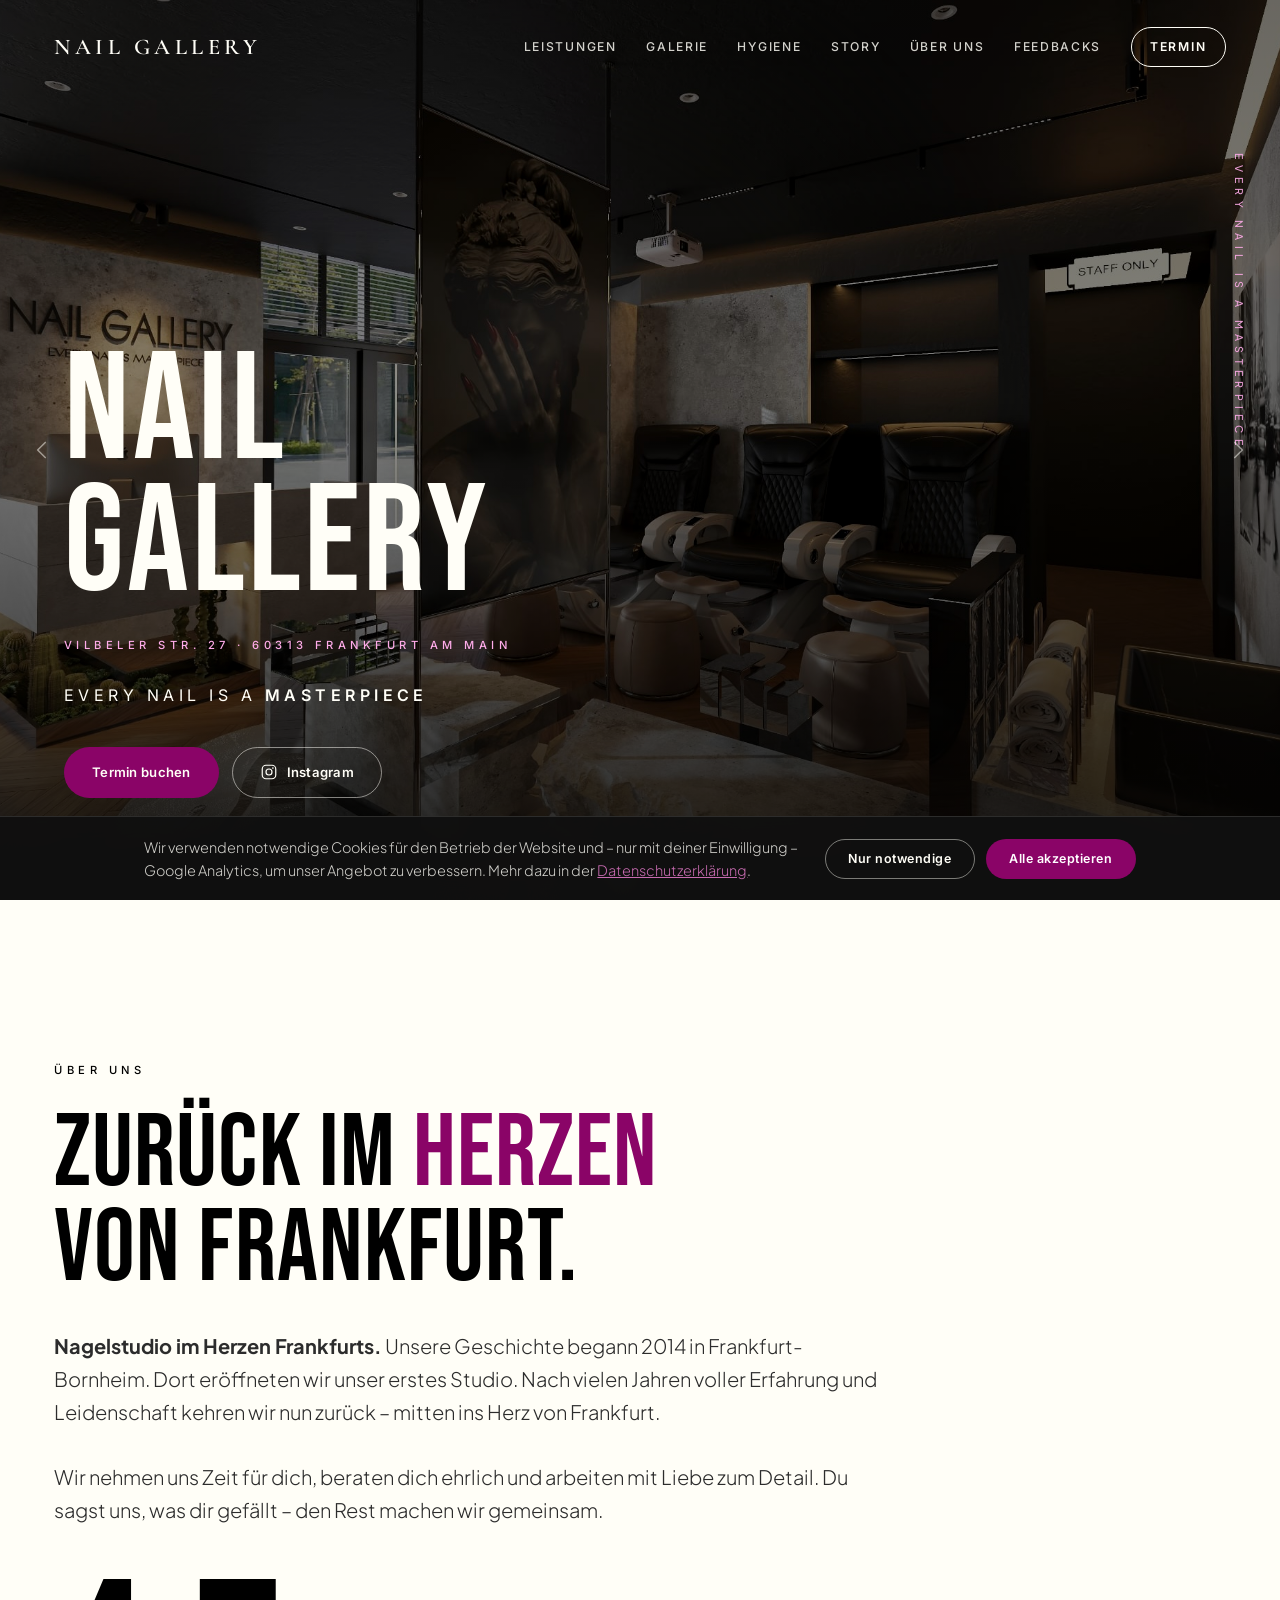
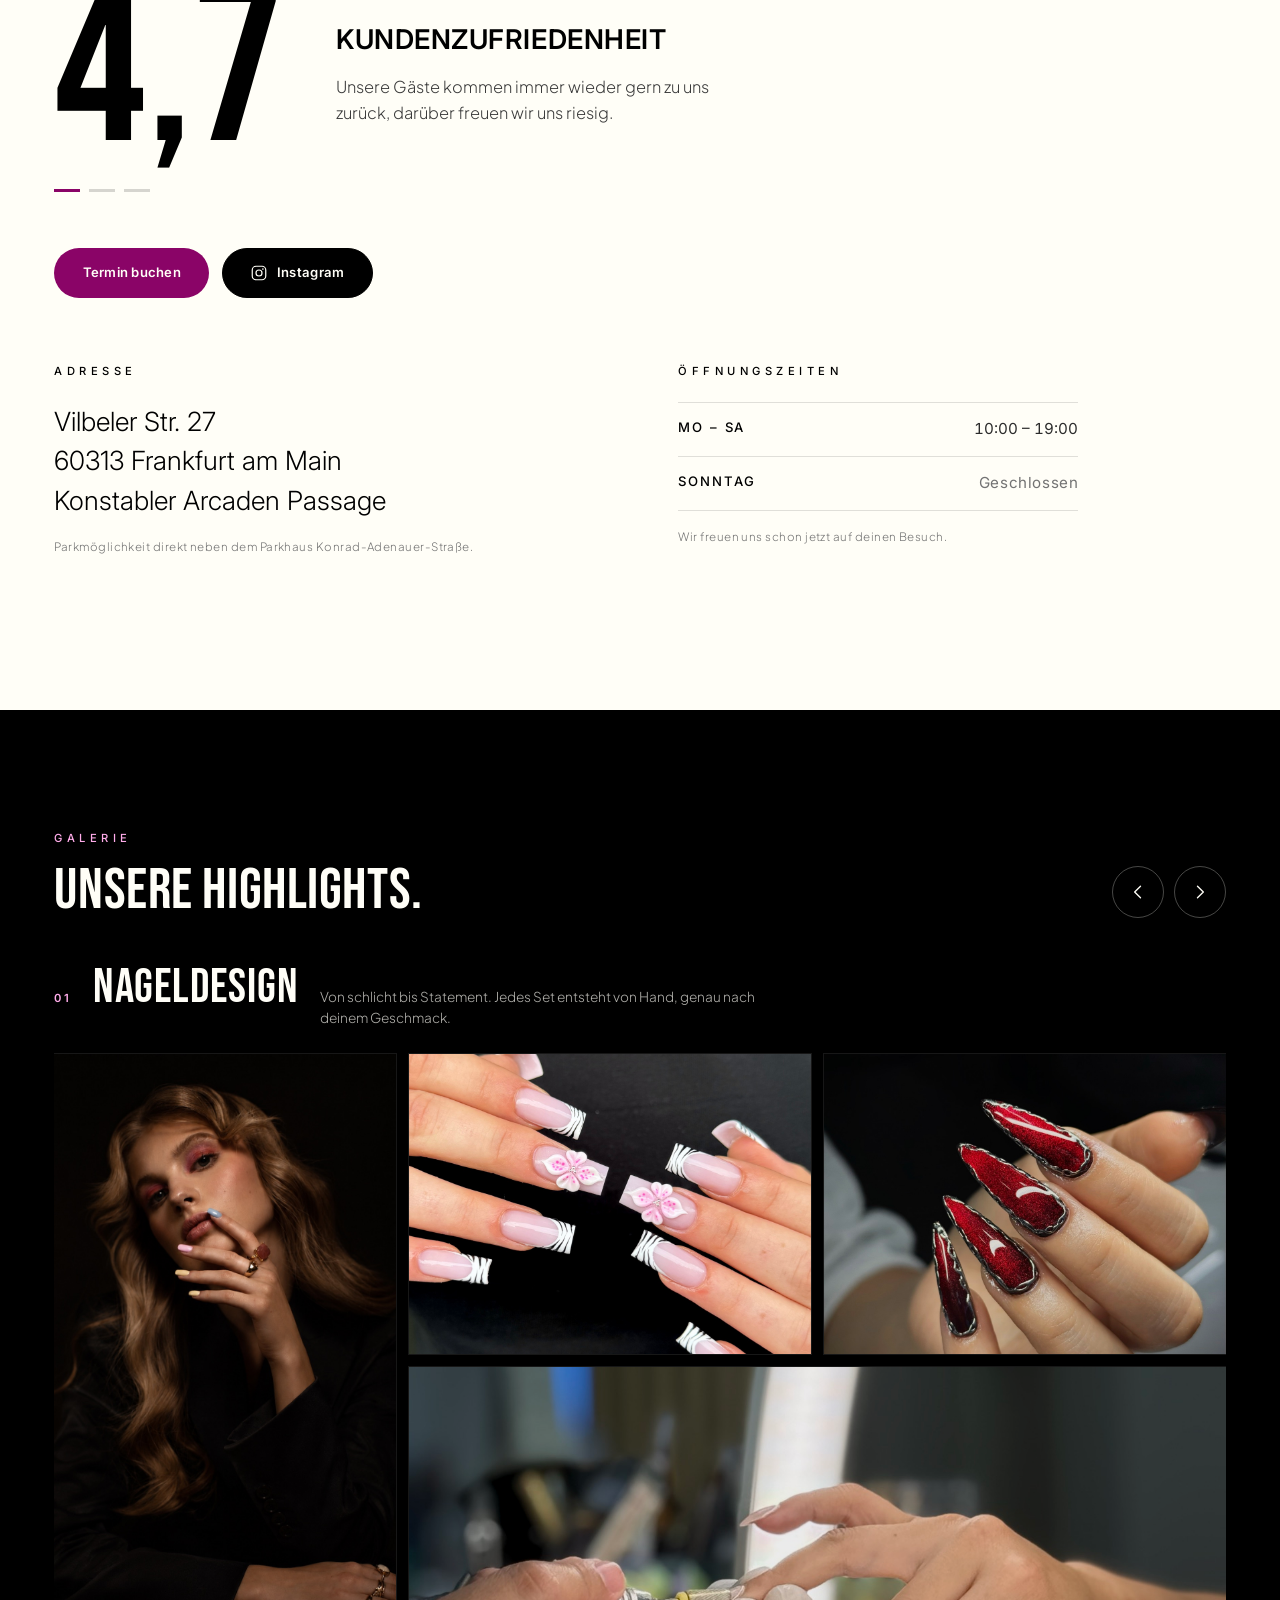
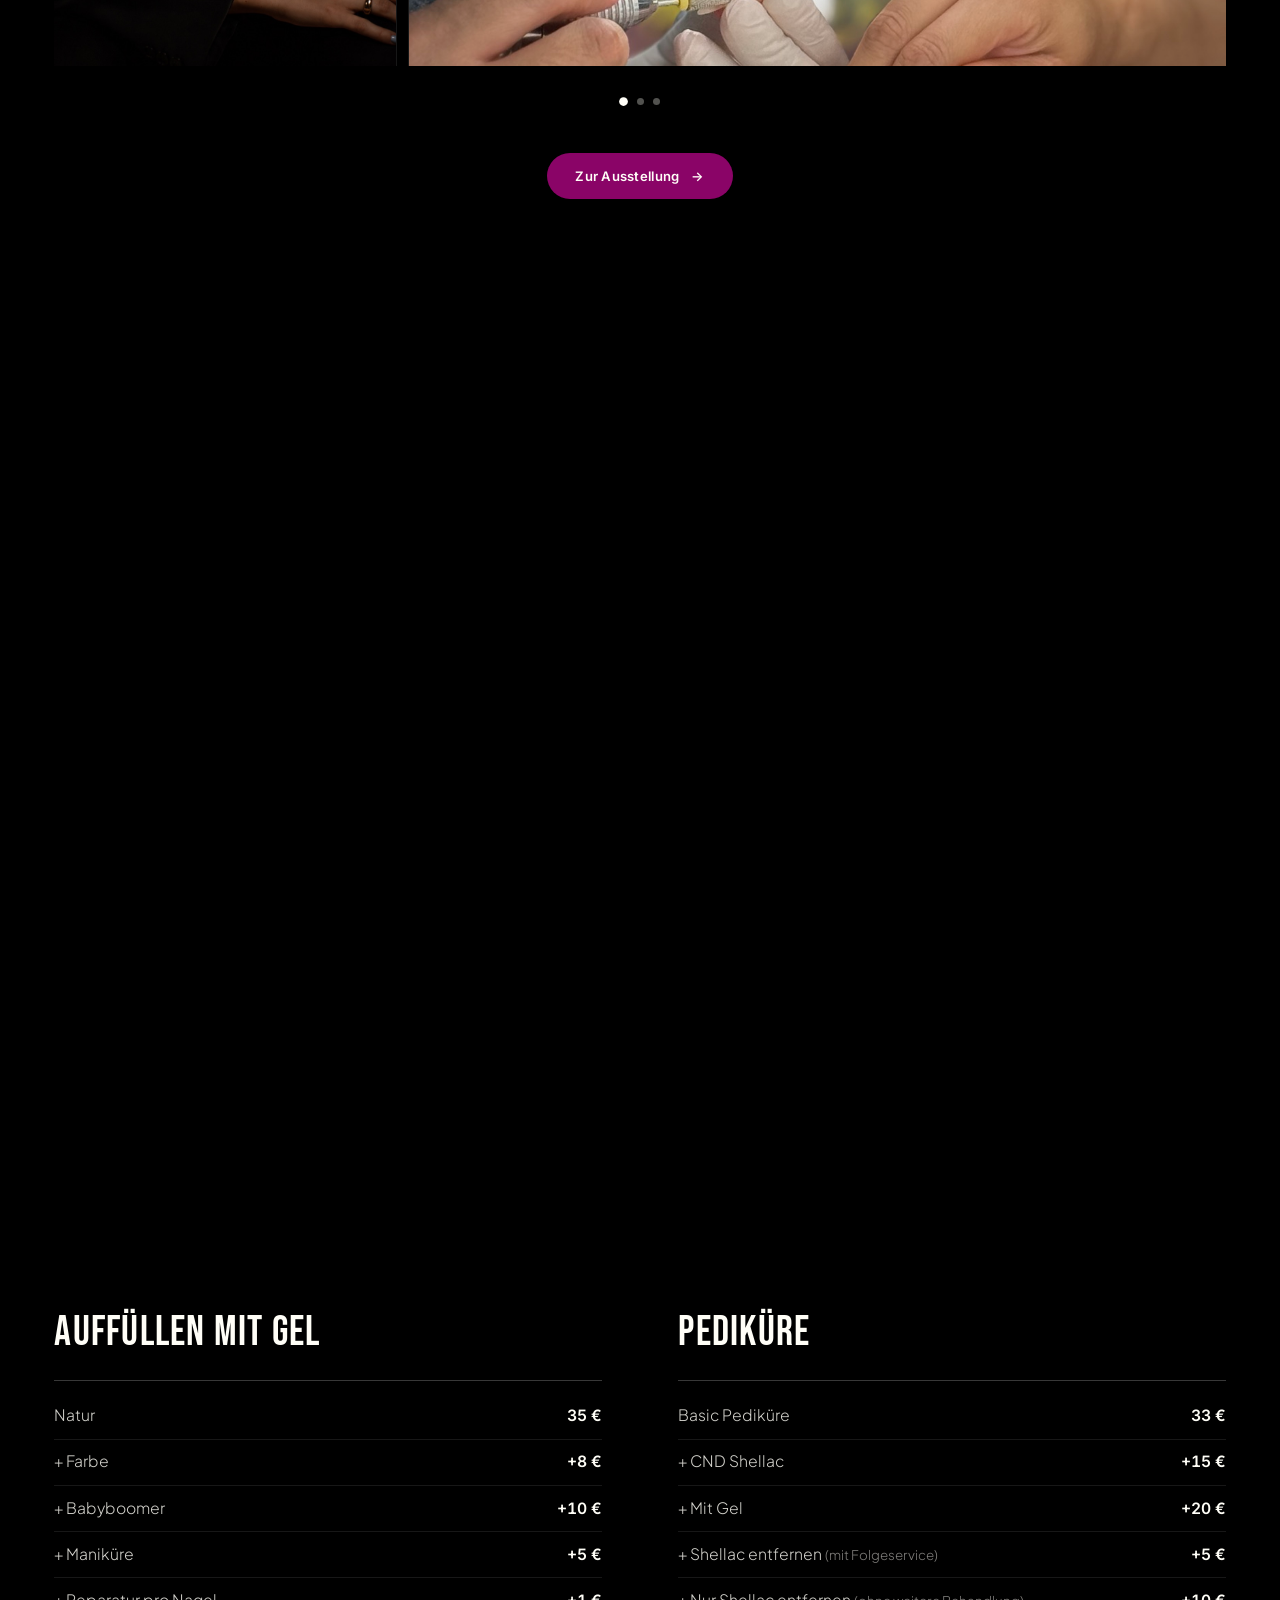
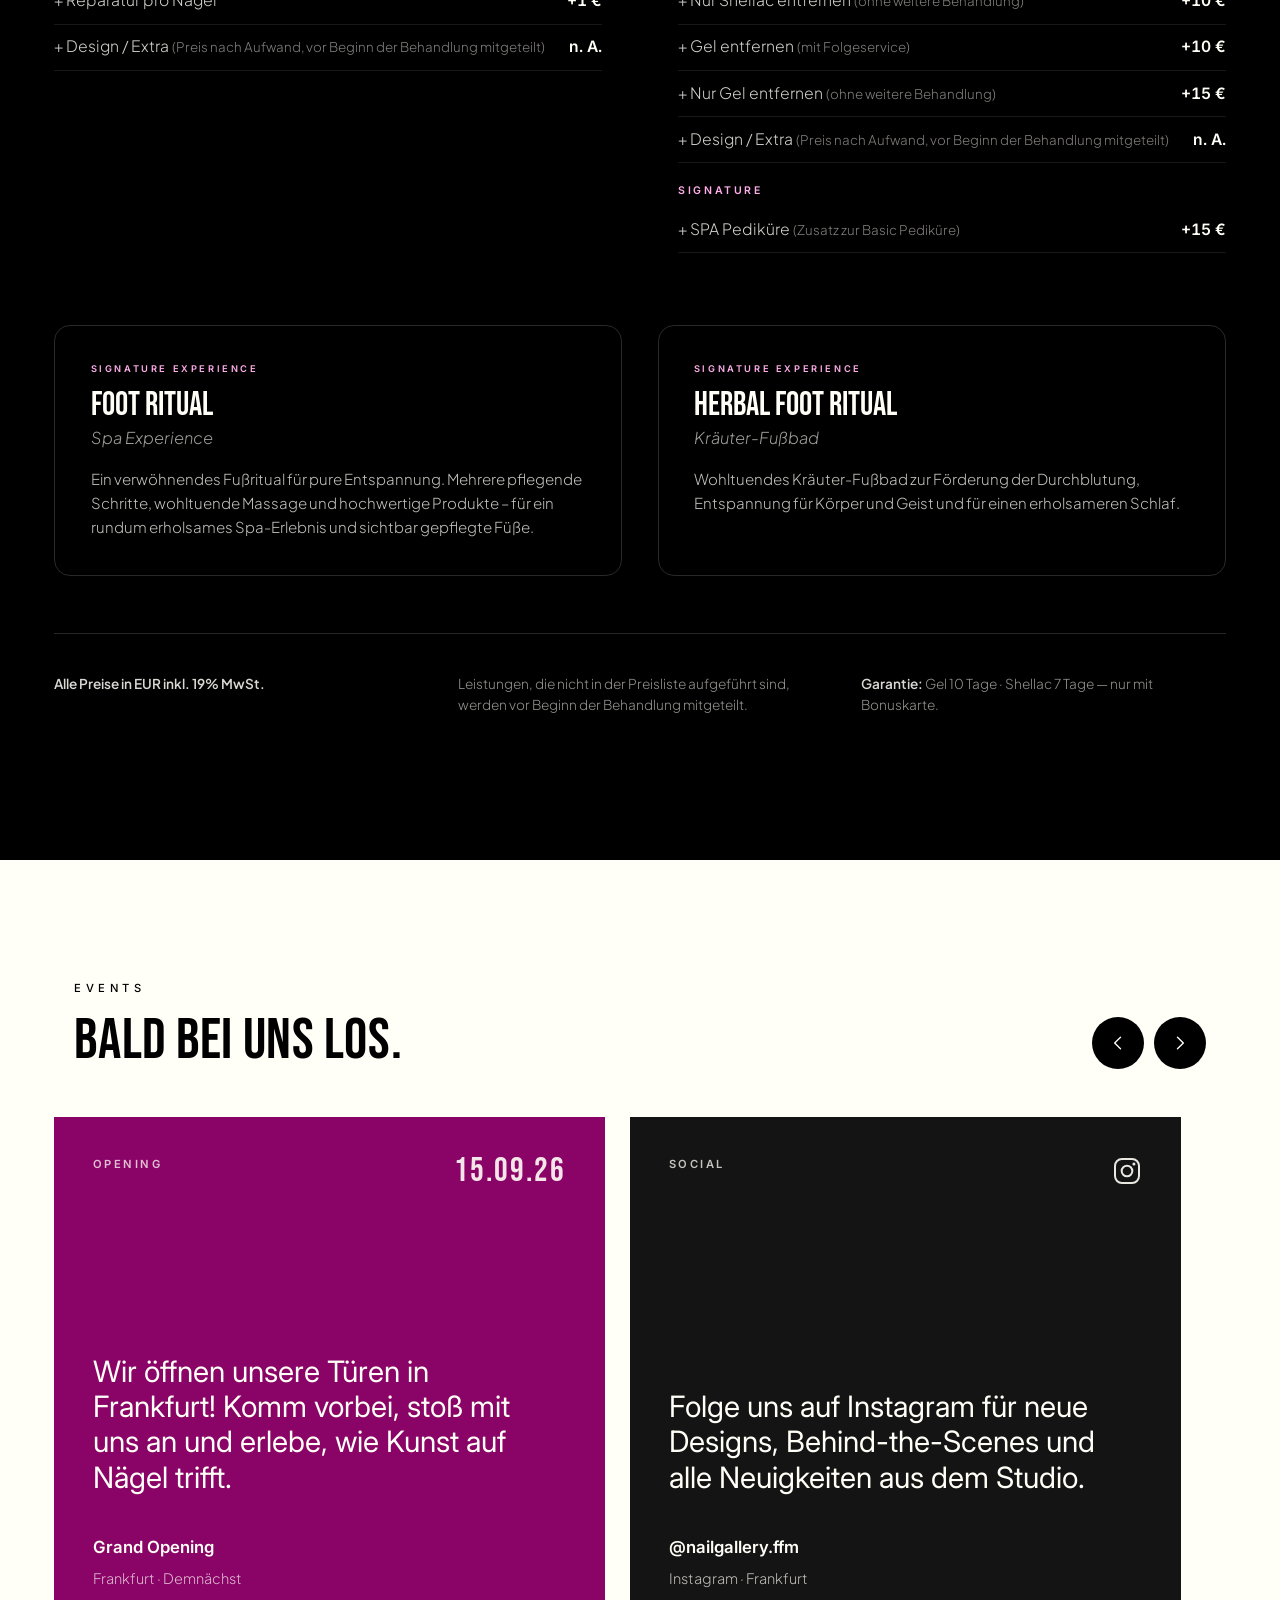
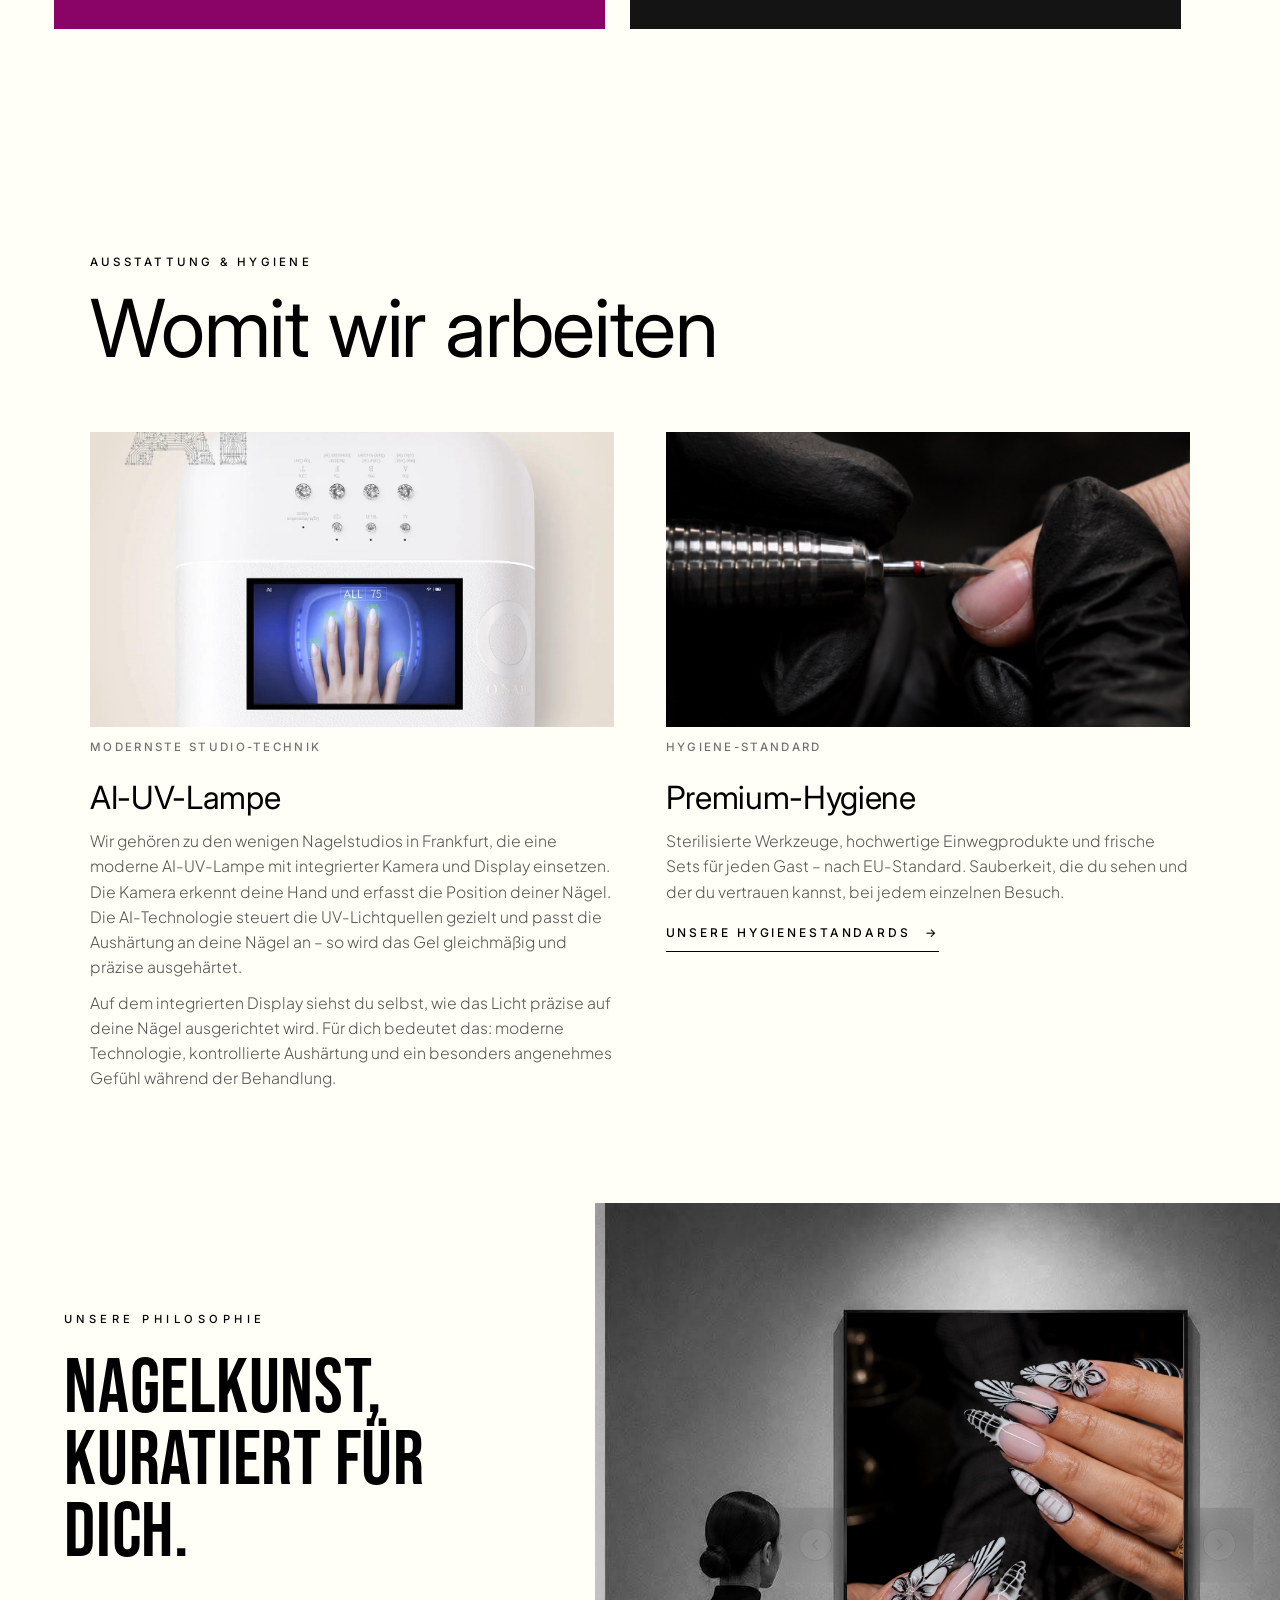
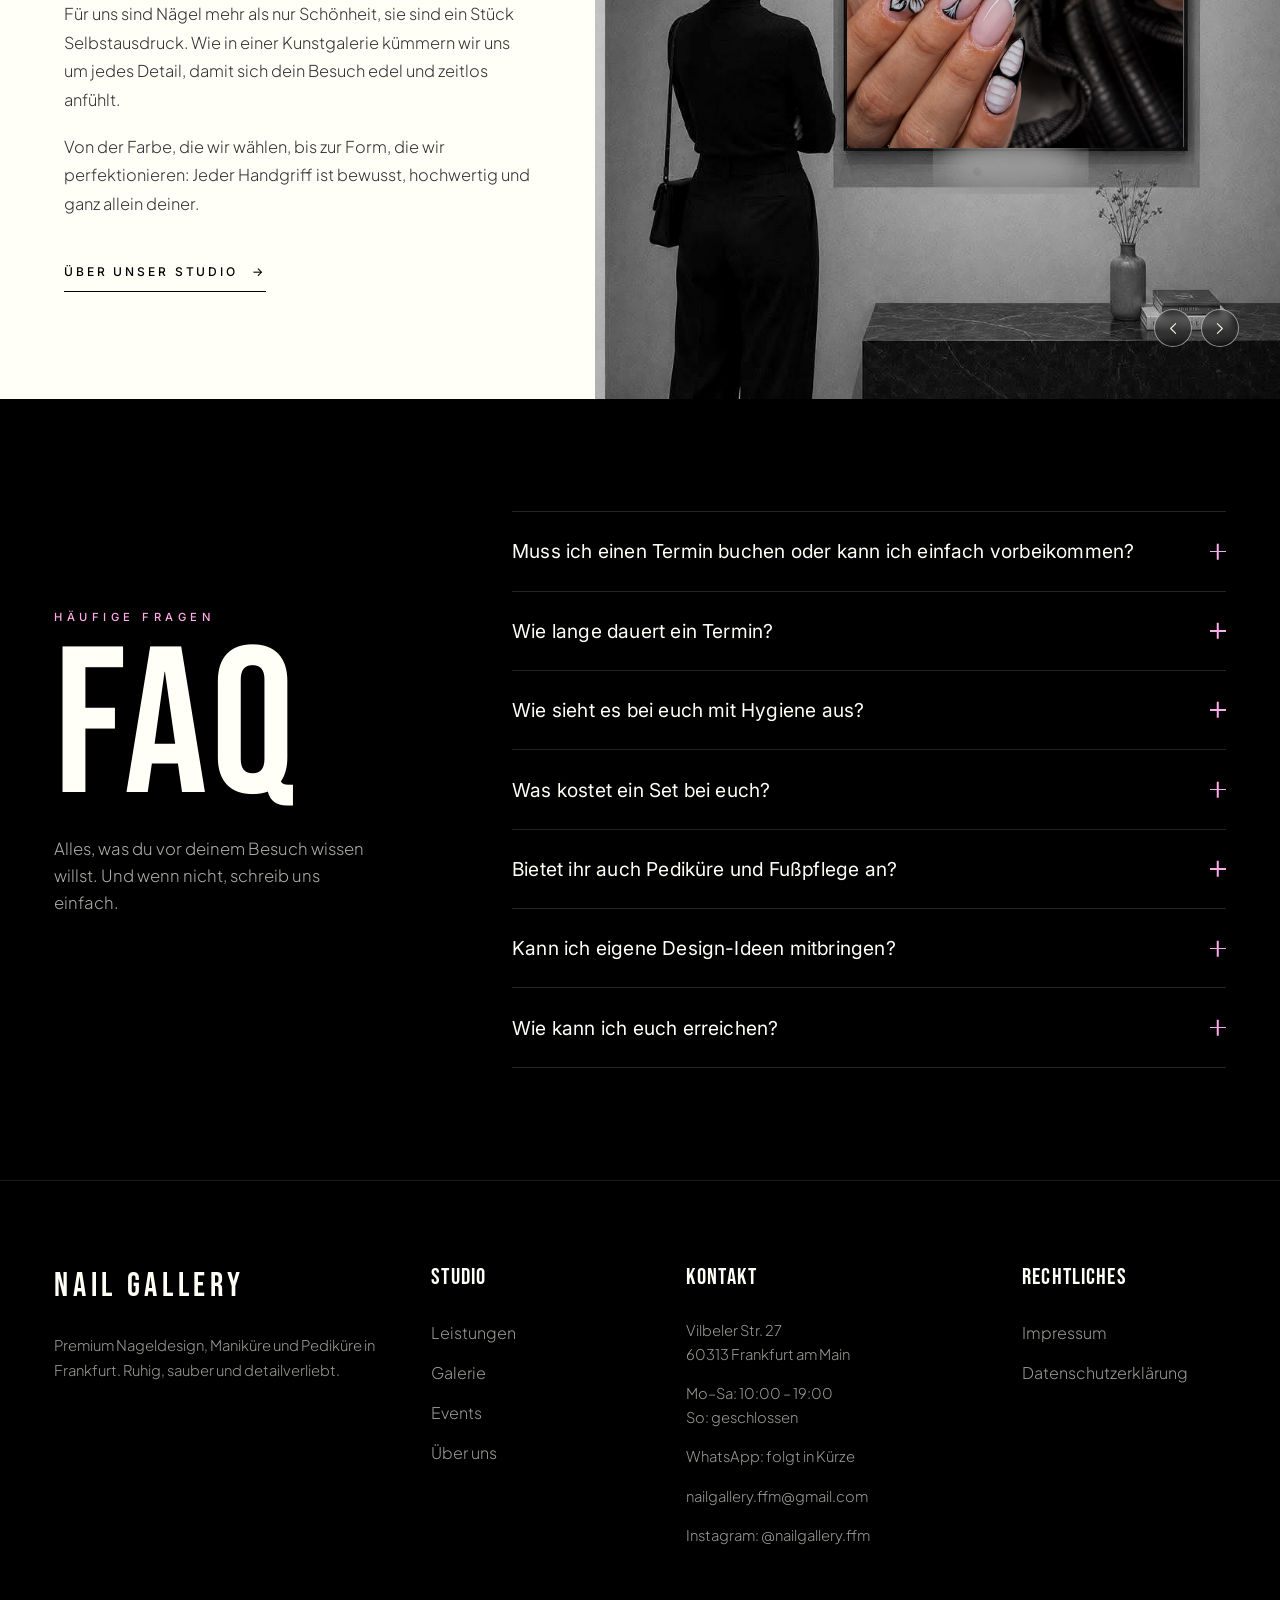
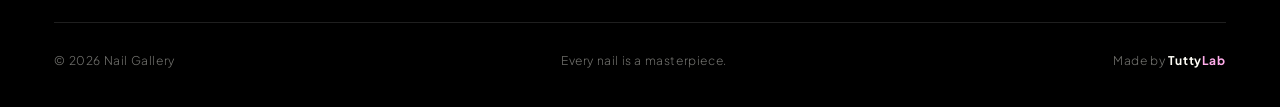
<file: index.html>
<!DOCTYPE html>
<html lang="de">
<head>
<meta charset="UTF-8">
<meta name="viewport" content="width=device-width, initial-scale=1.0">
<title>Nagelstudio Konstablerwache · Nageldesign & Pediküre Spa | Nail Gallery</title>
<meta name="description" content="Nagelstudio im Herzen Frankfurts – an der Konstablerwache, Vilbeler Straße 27. Nageldesign, Maniküre und Pediküre Spa mit höchsten Hygiene-Standards.">
<meta name="keywords" content="Nagelstudio Konstablerwache, Nagelstudio Vilbeler Straße, Nagelstudio Frankfurt, Nageldesign, Nail Design, Pediküre Spa, Hygiene, Maniküre Frankfurt">
<link rel="canonical" href="https://nailgalleryfrankfurt.de/">
<meta name="robots" content="index, follow">
<meta name="theme-color" content="#0d0d0d">
<meta property="og:type" content="website">
<meta property="og:site_name" content="Nail Gallery">
<meta property="og:locale" content="de_DE">
<meta property="og:title" content="Nagelstudio Konstablerwache · Nageldesign & Pediküre Spa | Nail Gallery">
<meta property="og:description" content="Nagelstudio im Herzen Frankfurts – an der Konstablerwache, Vilbeler Straße 27. Nageldesign, Maniküre und Pediküre Spa mit höchsten Hygiene-Standards.">
<meta property="og:url" content="https://nailgalleryfrankfurt.de/">
<meta property="og:image" content="https://nailgalleryfrankfurt.de/assets/art-meets-nails.jpeg">
<meta name="twitter:card" content="summary_large_image">
<meta name="twitter:title" content="Nagelstudio Konstablerwache · Nageldesign & Pediküre Spa | Nail Gallery">
<meta name="twitter:description" content="Nagelstudio im Herzen Frankfurts – an der Konstablerwache, Vilbeler Straße 27. Nageldesign, Maniküre und Pediküre Spa mit höchsten Hygiene-Standards.">
<meta name="twitter:image" content="https://nailgalleryfrankfurt.de/assets/art-meets-nails.jpeg">

<link rel="preconnect" href="https://fonts.googleapis.com">
<link rel="preconnect" href="https://fonts.gstatic.com" crossorigin>
<link href="https://fonts.googleapis.com/css2?family=Bebas+Neue&family=Cormorant+Garamond:wght@500;600;700&family=Inter:wght@300;400;500;600&family=Plus+Jakarta+Sans:wght@300;400;500&display=swap" rel="stylesheet">
<link rel="preload" as="image" href="assets/hero-interior-mobile.webp" media="(max-width: 700px) and (max-resolution: 1.49dppx)" fetchpriority="high">
<link rel="preload" as="image" href="assets/hero-interior-mobile-2x.webp" media="(max-width: 700px) and (min-resolution: 1.5dppx)" fetchpriority="high">
<link rel="preload" as="image" href="assets/hero-interior.jpeg" media="(min-width: 701px)" fetchpriority="high">
<link rel="stylesheet" href="styles.css?v=11">
<script type="application/ld+json">
{
  "@context":"https://schema.org",
  "@type":"NailSalon",
  "name":"Nail Gallery",
  "description":"Nagelstudio im Herzen Frankfurts an der Konstablerwache - Nageldesign, Maniküre und Pediküre Spa mit höchsten Hygiene-Standards.",
  "image":"https://nailgalleryfrankfurt.de/assets/art-meets-nails.jpeg",
  "url":"https://nailgalleryfrankfurt.de/",
  "email":"nailgallery.ffm@gmail.com",
  "priceRange":"€€",
  "currenciesAccepted":"EUR",
  "address":{"@type":"PostalAddress","streetAddress":"Vilbeler Str. 27","postalCode":"60313","addressLocality":"Frankfurt am Main","addressRegion":"Hessen","addressCountry":"DE"},
  "geo":{"@type":"GeoCoordinates","latitude":50.1147,"longitude":8.6912},
  "areaServed":"Frankfurt am Main",
  "openingHoursSpecification":[{"@type":"OpeningHoursSpecification","dayOfWeek":["Monday","Tuesday","Wednesday","Thursday","Friday","Saturday"],"opens":"10:00","closes":"19:00"}],
  "sameAs":["https://www.instagram.com/nailgallery.ffm/"]
}
</script>
<style>
  /* Loading screen (Intro) */
  #ng-loader{position:fixed;inset:0;z-index:9999;background:#0d0d0d;display:flex;align-items:center;justify-content:center;
    opacity:1;transition:opacity .8s ease,visibility .8s ease}
  #ng-loader.hide{opacity:0;visibility:hidden}
  #ng-loader .ngl-photo{position:absolute;inset:0;width:100%;height:100%;display:block;
    object-fit:cover;object-position:50% 30%;
    filter:grayscale(.12) brightness(.55) contrast(1.05);}
  #ng-loader .ngl-veil{position:absolute;inset:0;
    background:radial-gradient(120% 80% at 50% 42%,rgba(13,13,13,.35) 0%,rgba(13,13,13,.72) 68%,rgba(13,13,13,.94) 100%);}
  #ng-loader .ngl-inner{position:relative;z-index:2;text-align:center;padding:2rem;
    display:flex;flex-direction:column;align-items:center;animation:nglIn 1s cubic-bezier(.16,.8,.24,1) both}
  #ng-loader .ngl-logo{font-family:'Cormorant Garamond',serif;font-weight:600;letter-spacing:.2em;color:#FFFEF7;
    font-size:clamp(2rem,7vw,3.6rem);text-transform:uppercase;line-height:1}
  #ng-loader .ngl-sub{margin-top:1.05rem;font-family:'Inter',sans-serif;font-weight:500;letter-spacing:.4em;
    text-transform:uppercase;font-size:clamp(.58rem,1.5vw,.72rem);color:rgba(255,254,247,.68)}
  #ng-loader .ngl-bar{margin-top:2.2rem;width:min(220px,54vw);height:2px;border-radius:2px;
    background:rgba(255,254,247,.16);overflow:hidden}
  #ng-loader .ngl-bar span{display:block;height:100%;width:40%;background:#8A0467;
    animation:nglBar 1.25s ease-in-out infinite}
  @keyframes nglIn{from{opacity:0;transform:translateY(14px)}to{opacity:1;transform:none}}
  @keyframes nglBar{0%{transform:translateX(-120%)}100%{transform:translateX(320%)}}
  @media(prefers-reduced-motion:reduce){#ng-loader .ngl-bar span{animation:none;width:100%}#ng-loader .ngl-inner{animation:none}}
</style>
</head>
<body data-theme="dark">

<div id="ng-loader" role="status" aria-label="Nail Gallery – Nagelstudio an der Konstablerwache Frankfurt wird geladen">
  <img class="ngl-photo" src="assets/loader-statue.jpg" alt="Klassische Statue mit rot lackierten Nägeln – Nail Gallery, Nagelstudio an der Konstablerwache Frankfurt">
  <div class="ngl-veil"></div>
  <div class="ngl-inner">
    <div class="ngl-logo">Nail&nbsp;Gallery</div>
    <div class="ngl-sub">Every&nbsp;nail&nbsp;is&nbsp;a&nbsp;masterpiece</div>
    <div class="ngl-bar"><span></span></div>
  </div>
</div>
<script>
(function(){
  var l=document.getElementById('ng-loader'); if(!l) return;
  try{ if(sessionStorage.getItem('ng_seen')){ l.parentNode.removeChild(l); return; } }catch(e){}
  var root=document.documentElement; root.style.overflow='hidden';
  var start=Date.now(), MIN=1500, MAXWAIT=4500, done=false;
  function hide(){ if(done) return; done=true;
    try{ sessionStorage.setItem('ng_seen','1'); }catch(e){}
    l.classList.add('hide'); root.style.overflow='';
    setTimeout(function(){ if(l && l.parentNode) l.parentNode.removeChild(l); }, 850);
  }
  function ready(){ setTimeout(hide, Math.max(0, MIN-(Date.now()-start))); }
  if(document.readyState==='complete') ready(); else window.addEventListener('load', ready);
  setTimeout(hide, MAXWAIT);
})();
</script>

<nav>
  <a class="brand" href="index.html">Nail&nbsp;Gallery</a>
  <button class="nav-toggle" aria-label="Men&uuml; &ouml;ffnen" aria-expanded="false"><span></span><span></span><span></span></button>
  <div class="nav-menu">
    <a href="leistungen.html">Leistungen</a>
    <a href="galerie.html">Galerie</a>
    <a href="hygiene.html">Hygiene</a>
    <a href="story.html">Story</a>
    <a href="ueber-uns.html">&Uuml;ber&nbsp;uns</a>
    <a href="feedbacks.html">Feedbacks</a>
    <a class="nav-cta" href="#" data-booking="todo">Termin</a>
  </div>
</nav>

<!-- ============ HERO CAROUSEL ============ -->
<header class="hero" id="hero" data-theme="dark">
  <div class="slides">

    <!-- Slide 1, the space -->
    <div class="slide slide--photo is-active" data-theme="dark">
      <div class="hero-bg"></div>
      <div class="hero-color"></div>
      <div class="side-label">Every&nbsp;nail&nbsp;is&nbsp;a&nbsp;masterpiece</div>
      <div class="hero-inner">
        <h1>Nail<br>Gallery</h1>
        <span class="label eyebrow">Vilbeler Str. 27 · 60313 Frankfurt am Main</span>
        <div class="tag">
          <p>Every nail is a <b>masterpiece</b></p>
        </div>
        <div class="cta-row">
          <a class="btn btn--primary" href="#" data-booking="todo">Termin buchen</a>
          <a class="btn btn--ghost" href="https://www.instagram.com/nailgallery.ffm/" target="_blank" rel="noopener"><svg viewBox="0 0 24 24" fill="none" stroke="currentColor" stroke-width="1.6"><rect x="3" y="3" width="18" height="18" rx="5"/><circle cx="12" cy="12" r="4"/><circle cx="17.2" cy="6.8" r="1.1" fill="currentColor" stroke="none"/></svg>Instagram</a>
        </div>
      </div>
      <div class="scroll">Scroll</div>
    </div>

    <!-- Slide 2, Frankfurt am Main by night (video) -->
    <div class="slide slide--dark slide--video" data-theme="dark">
      <video class="slide-video" autoplay muted loop playsinline preload="auto">
        <source src="assets/frankfurt-night.mp4" type="video/mp4">
      </video>
      <div class="video-veil"></div>
      <div class="slide-inner">
        <span class="label eyebrow">Mitten in Frankfurt</span>
        <h2 class="typewriter" data-base="Nägel schon " data-accent="gemacht?" aria-label="Nägel schon gemacht?"><span class="tw-base"></span><span class="tw-accent accent"></span><b class="caret" aria-hidden="true"></b></h2>
        <p class="sub">Komm vorbei, wir sind Mo–Sa von 10–19&nbsp;Uhr für dich da.</p>
      </div>
    </div>

    <!-- Slide 3, brand statement (black & white) -->
    <div class="slide slide--ink" data-theme="dark">
      <div class="slide-inner">
        <span class="label eyebrow">Wir freuen uns auf dich</span>
        <h2>Kommst du uns<br>bald <span class="accent">besuchen?</span></h2>
        <p class="sub">Lehn dich zurück, um den Rest kümmern wir uns.</p>
      </div>
    </div>

  </div>

  <button class="car-arrow prev" aria-label="Vorheriges Bild">
    <svg viewBox="0 0 24 24" fill="none" stroke="currentColor" stroke-width="1.4"><path d="M15 5l-7 7 7 7" stroke-linecap="round" stroke-linejoin="round"/></svg>
  </button>
  <button class="car-arrow next" aria-label="Nächstes Bild">
    <svg viewBox="0 0 24 24" fill="none" stroke="currentColor" stroke-width="1.4"><path d="M9 5l7 7-7 7" stroke-linecap="round" stroke-linejoin="round"/></svg>
  </button>
  <div class="dots"></div>
</header>

<!-- ============ ABOUT (Über uns) ============ -->
<section class="about" id="ueber-uns">
  <div class="about-inner">
    <span class="label eyebrow reveal">Über uns</span>
    <h2 class="reveal">Zurück im <span class="mag">Herzen</span> von Frankfurt.</h2>
    <p class="about-lead reveal"><b>Nagelstudio im Herzen Frankfurts.</b> Unsere Geschichte begann 2014 in Frankfurt-Bornheim. Dort eröffneten wir unser erstes Studio. Nach vielen Jahren voller Erfahrung und Leidenschaft kehren wir nun zurück – mitten ins Herz von Frankfurt.</p>
    <p class="about-lead reveal">Wir nehmen uns Zeit für dich, beraten dich ehrlich und arbeiten mit Liebe zum Detail. Du sagst uns, was dir gefällt – den Rest machen wir gemeinsam.</p>

    <div class="timeline" id="timeline">
      <div class="tl-stage">
        <div class="tl-step active" data-i="0">
          <div class="tl-num">4,7</div>
          <div class="tl-cap"><b>Kundenzufriedenheit</b><span>Unsere Gäste kommen immer wieder gern zu uns zurück, darüber freuen wir uns riesig.</span></div>
        </div>
        <div class="tl-step" data-i="1">
          <div class="tl-num">2014</div>
          <div class="tl-cap"><b>Das erste Studio</b><span>In Frankfurt-Bornheim hat unsere Reise begonnen, und jetzt gehörst du einfach dazu.</span></div>
        </div>
        <div class="tl-step" data-i="2">
          <div class="tl-num">10</div>
          <div class="tl-cap"><b>Jahre Erfahrung</b><span>Zehn Jahre Übung, damit du dich bei uns von Anfang an rundum wohlfühlst.</span></div>
        </div>
      </div>
      <div class="tl-ticks"><i class="tl-tick active"></i><i class="tl-tick"></i><i class="tl-tick"></i></div>
    </div>

    <div class="cta-row reveal">
      <a class="btn btn--primary" href="#" data-booking="todo">Termin buchen</a>
      <a class="btn btn--ghost" href="https://www.instagram.com/nailgallery.ffm/" target="_blank" rel="noopener"><svg viewBox="0 0 24 24" fill="none" stroke="currentColor" stroke-width="1.6"><rect x="3" y="3" width="18" height="18" rx="5"/><circle cx="12" cy="12" r="4"/><circle cx="17.2" cy="6.8" r="1.1" fill="currentColor" stroke="none"/></svg>Instagram</a>
    </div>

    <div class="about-info">
      <div class="info-block reveal">
        <span class="label">Adresse</span>
        <p class="address">Vilbeler Str. 27<br>60313 Frankfurt am Main<br>Konstabler Arcaden Passage</p>
        <p class="about-note">Parkmöglichkeit direkt neben dem Parkhaus Konrad-Adenauer-Straße.</p>
      </div>
      <div class="info-block reveal">
        <span class="label">Öffnungszeiten</span>
        <ul class="hours">
          <li><span class="day">Mo – Sa</span><span class="time">10:00 – 19:00</span></li>
          <li><span class="day">Sonntag</span><span class="time closed">Geschlossen</span></li>
        </ul>
        <p class="about-note">Wir freuen uns schon jetzt auf deinen Besuch.</p>
      </div>
    </div>
  </div>
</section>

<!-- ============ GALERIE ============ -->
<section class="gallery" id="galerie">
  <div class="gallery-inner">
    <div class="gallery-head">
      <div>
        <span class="label eyebrow reveal">Galerie</span>
        <h2 class="reveal">Unsere Highlights.</h2>
      </div>
      <div class="gal-arrows reveal">
        <button class="gal-prev" aria-label="Vorheriges Highlight"><svg viewBox="0 0 24 24" fill="none" stroke="currentColor" stroke-width="1.6"><path d="M15 5l-7 7 7 7" stroke-linecap="round" stroke-linejoin="round"/></svg></button>
        <button class="gal-next" aria-label="Nächstes Highlight"><svg viewBox="0 0 24 24" fill="none" stroke="currentColor" stroke-width="1.6"><path d="M9 5l7 7-7 7" stroke-linecap="round" stroke-linejoin="round"/></svg></button>
      </div>
    </div>
    <!-- Jedes Highlight = eine Leistung mit eigenem Bild-Grid. Bilder (assets/...) durch Unsplash-Fotos ersetzen. -->
    <div class="gallery-track reveal" id="galleryTrack">

      <!-- Slide 1: Nageldesign — 4 Bilder -->
      <section class="highlight-slide">
        <div class="hl-head">
          <span class="hl-num">01</span>
          <h3>Nageldesign</h3>
          <p>Von schlicht bis Statement. Jedes Set entsteht von Hand, genau nach deinem Geschmack.</p>
        </div>
        <div class="hl-grid hl-grid--feature">
          <a href="#"><img src="assets/nd-model.jpg" alt="Model mit Nageldesign von Nail Gallery Frankfurt"></a>
          <a href="#"><img src="assets/nd-nail-1.jpg" alt="Zebra-French mit Blüten – Nageldesign Frankfurt"></a>
          <a href="#"><img src="assets/nd-nail-2.jpg" alt="Roter Glitzer-Stiletto – Nageldesign von Nail Gallery Frankfurt"></a>
          <!-- 4. Tile = breites Querformat-Bild -->
          <a href="#"><img src="assets/nd-process.jpg" alt="Nageldesign von Hand – Detailarbeit im Nagelstudio Frankfurt"></a>
        </div>
      </section>

      <!-- Slide 2: Pediküre-Spa — 3 Bilder (3. = breit) -->
      <section class="highlight-slide">
        <div class="hl-head">
          <span class="hl-num">02</span>
          <h3>Pediküre-Spa</h3>
          <p>Ein gehobenes Fuß-Ritual zum Abschalten und Auftanken.</p>
        </div>
        <div class="hl-grid hl-grid--pedi">
          <a href="#"><img src="assets/pedispa-footbath.jpg" alt="Entspannendes Fußbad im Pediküre Spa – Nail Gallery Frankfurt"></a>
          <a href="#"><img src="assets/pedispa-wine.jpg" alt="Ein Glas Wein zum Pediküre Spa Ritual – Nail Gallery Frankfurt"></a>
          <a href="#"><img src="assets/pedispa-gns.jpg" alt="Gel, Base Coat und Glitter – Premium-Produkte im Nagelstudio Frankfurt"></a>
          <a href="#"><img src="assets/pedispa-lotion.jpg" alt="Hand- und Body-Lotion – Pediküre Spa im Nagelstudio Frankfurt"></a>
        </div>
      </section>

      <!-- Slide 3: Unser Studio — 3 Bilder (3. = breit). Studio-Fotos später ersetzen. -->
      <section class="highlight-slide">
        <div class="hl-head">
          <span class="hl-num">03</span>
          <h3>Unser Studio</h3>
          <p>Ein Raum, gestaltet wie eine Galerie. Komm an, atme durch, fühl dich zuhause.</p>
        </div>
        <div class="hl-grid hl-grid--studio">
          <!-- Hero = "The Vietnamese Nail Story" Wand. TEMP: assets/studio-story.jpg durch das echte Foto ersetzen. -->
          <a href="#"><img src="assets/studio-story.jpg" alt="The Vietnamese Nail Story – Wand im Nail Gallery Studio Frankfurt"></a>
          <a href="#"><img src="assets/reception-statue.jpeg" alt="Empfang im Nagelstudio Nail Gallery an der Konstablerwache"></a>
          <a href="#"><img src="assets/reception.jpeg" alt="Empfangsbereich im Nagelstudio Nail Gallery Frankfurt"></a>
          <a href="#"><img src="assets/studio-salon.jpg" alt="Salonbereich mit Nagelstationen – Nagelstudio Frankfurt"></a>
        </div>
      </section>

    </div>
    <div class="gallery-dots reveal" id="galleryDots"></div>
    <div class="cta-row reveal" style="justify-content:center;margin-top:clamp(2rem,4vw,3rem)">
      <a class="btn btn--primary" href="galerie.html">Zur Ausstellung <span aria-hidden="true">&nbsp;&rarr;</span></a>
    </div>
  </div>
</section>

<!-- ============ LEISTUNGEN (Die Kollektion) ============ -->
<section class="services" id="leistungen">
  <div class="services-inner">
    <span class="label eyebrow reveal">Leistungen &amp; Preise</span>
    <h2 class="reveal">Such dir dein Meisterwerk aus.</h2>
    <div class="cta-row reveal">
      <a class="btn btn--primary" href="leistungen.html">Komplette Preisliste ansehen <span aria-hidden="true">&nbsp;&rarr;</span></a>
    </div>

    <div class="menu">
      <div class="menu-cat reveal">
        <h3>Neumodellage mit Gel</h3>
        <div class="menu-body">
          <div class="menu-row"><span class="n">Natur</span><span class="p">40 €</span></div>
          <div class="menu-row"><span class="n">+ Farbe</span><span class="p">+8 €</span></div>
          <div class="menu-row"><span class="n">+ Babyboomer</span><span class="p">+10 €</span></div>
          <div class="menu-row"><span class="n">+ Maniküre</span><span class="p">+5 €</span></div>
          <div class="menu-row"><span class="n">+ Altmodellage entfernen <em>(beim Neumodellage)</em></span><span class="p">+5 €</span></div>
          <div class="menu-row"><span class="n">+ Design / Extra <em>(Preis nach Aufwand, vor Beginn der Behandlung mitgeteilt)</em></span><span class="p">n. A.</span></div>
        </div>
      </div>

      <div class="menu-cat reveal">
        <h3>Auffüllen mit Gel</h3>
        <div class="menu-body">
          <div class="menu-row"><span class="n">Natur</span><span class="p">35 €</span></div>
          <div class="menu-row"><span class="n">+ Farbe</span><span class="p">+8 €</span></div>
          <div class="menu-row"><span class="n">+ Babyboomer</span><span class="p">+10 €</span></div>
          <div class="menu-row"><span class="n">+ Maniküre</span><span class="p">+5 €</span></div>
          <div class="menu-row"><span class="n">+ Reparatur pro Nagel</span><span class="p">+1 €</span></div>
          <div class="menu-row"><span class="n">+ Design / Extra <em>(Preis nach Aufwand, vor Beginn der Behandlung mitgeteilt)</em></span><span class="p">n. A.</span></div>
        </div>
      </div>

      <div class="menu-cat reveal">
        <h3>Maniküre</h3>
        <div class="menu-body">
          <div class="menu-row"><span class="n">Basic Maniküre</span><span class="p">18 €</span></div>
          <div class="menu-row"><span class="n">+ CND Shellac</span><span class="p">+20 €</span></div>
          <div class="menu-row"><span class="n">+ Shellac entfernen <em>(mit Folgeservice)</em></span><span class="p">+5 €</span></div>
          <div class="menu-row"><span class="n">+ Nur Shellac entfernen <em>(ohne weitere Behandlung)</em></span><span class="p">+10 €</span></div>
          <div class="menu-row"><span class="n">+ Gel entfernen <em>(mit Folgeservice)</em></span><span class="p">+10 €</span></div>
          <div class="menu-row"><span class="n">+ Nur Gel entfernen <em>(ohne weitere Behandlung)</em></span><span class="p">+15 €</span></div>
        </div>
      </div>

      <div class="menu-cat reveal">
        <h3>Pediküre</h3>
        <div class="menu-body">
          <div class="menu-row"><span class="n">Basic Pediküre</span><span class="p">33 €</span></div>
          <div class="menu-row"><span class="n">+ CND Shellac</span><span class="p">+15 €</span></div>
          <div class="menu-row"><span class="n">+ Mit Gel</span><span class="p">+20 €</span></div>
          <div class="menu-row"><span class="n">+ Shellac entfernen <em>(mit Folgeservice)</em></span><span class="p">+5 €</span></div>
          <div class="menu-row"><span class="n">+ Nur Shellac entfernen <em>(ohne weitere Behandlung)</em></span><span class="p">+10 €</span></div>
          <div class="menu-row"><span class="n">+ Gel entfernen <em>(mit Folgeservice)</em></span><span class="p">+10 €</span></div>
          <div class="menu-row"><span class="n">+ Nur Gel entfernen <em>(ohne weitere Behandlung)</em></span><span class="p">+15 €</span></div>
          <div class="menu-row"><span class="n">+ Design / Extra <em>(Preis nach Aufwand, vor Beginn der Behandlung mitgeteilt)</em></span><span class="p">n. A.</span></div>
          <div class="menu-sub">
            <span class="slabel">Signature</span>
            <div class="menu-row"><span class="n">+ SPA Pediküre <em>(Zusatz zur Basic Pediküre)</em></span><span class="p">+15 €</span></div>
          </div>
        </div>
      </div>
    </div>

    <div class="rituals reveal">
      <div class="ritual">
        <span class="r-kicker">Signature Experience</span>
        <h4>Foot Ritual</h4>
        <p class="r-sub">Spa Experience</p>
        <p>Ein verwöhnendes Fußritual für pure Entspannung. Mehrere pflegende Schritte, wohltuende Massage und hochwertige Produkte – für ein rundum erholsames Spa-Erlebnis und sichtbar gepflegte Füße.</p>
      </div>
      <div class="ritual">
        <span class="r-kicker">Signature Experience</span>
        <h4>Herbal Foot Ritual</h4>
        <p class="r-sub">Kräuter-Fußbad</p>
        <p>Wohltuendes Kräuter-Fußbad zur Förderung der Durchblutung, Entspannung für Körper und Geist und für einen erholsameren Schlaf.</p>
      </div>
    </div>

    <div class="services-notes reveal">
      <p><b>Alle Preise in EUR inkl. 19% MwSt.</b></p>
      <p>Leistungen, die nicht in der Preisliste aufgeführt sind, werden vor Beginn der Behandlung mitgeteilt.</p>
      <p><b>Garantie:</b> Gel 10 Tage · Shellac 7 Tage — nur mit Bonuskarte.</p>
    </div>
  </div>
</section>

<!-- ============ EVENTS ============ -->
<section class="events" id="events">
  <div class="events-head">
    <div>
      <span class="label eyebrow reveal">Events</span>
      <h2 class="reveal">Bald bei uns los.</h2>
    </div>
    <div class="ev-arrows">
      <button class="ev-prev" aria-label="Zurück"><svg viewBox="0 0 24 24" fill="none" stroke="currentColor" stroke-width="1.6"><path d="M15 5l-7 7 7 7" stroke-linecap="round" stroke-linejoin="round"/></svg></button>
      <button class="ev-next" aria-label="Weiter"><svg viewBox="0 0 24 24" fill="none" stroke="currentColor" stroke-width="1.6"><path d="M9 5l7 7-7 7" stroke-linecap="round" stroke-linejoin="round"/></svg></button>
    </div>
  </div>

  <div class="events-track" id="eventsTrack">
    <article class="event-card reveal">
      <span class="ev-tag">Opening</span>
      <span class="ev-mark">15.09.26</span>
      <p class="ev-text">Wir öffnen unsere Türen in Frankfurt! Komm vorbei, stoß mit uns an und erlebe, wie Kunst auf Nägel trifft.</p>
      <div class="ev-meta"><b>Grand Opening</b><span>Frankfurt · Demnächst</span></div>
    </article>

    <article class="event-card reveal">
      <span class="ev-tag">Social</span>
      <span class="ev-mark" aria-hidden="true"><svg viewBox="0 0 24 24" fill="none" stroke="currentColor" stroke-width="1.5" width="32" height="32"><rect x="3" y="3" width="18" height="18" rx="5.2"/><circle cx="12" cy="12" r="4"/><circle cx="17.2" cy="6.8" r="1.15" fill="currentColor" stroke="none"/></svg></span>
      <p class="ev-text">Folge uns auf Instagram für neue Designs, Behind-the-Scenes und alle Neuigkeiten aus dem Studio.</p>
      <div class="ev-meta"><b>@nailgallery.ffm</b><span>Instagram · Frankfurt</span></div>
    </article>
  </div>
</section>

<!-- ============ JOURNAL (Stay up to date) ============ -->
<section class="journal" id="journal">
  <div class="journal-inner">
    <p class="journal-kicker reveal">Ausstattung &amp; Hygiene</p>
    <h2 class="journal-title reveal">Womit wir arbeiten</h2>
    <div class="posts">
      <article class="post reveal">
        <a class="post-media" href="#"><img src="assets/ai-lamp.jpg" alt="AI-UV-Lampe mit Kamera und Display im Nagelstudio Frankfurt"></a>
        <p class="post-date">Modernste Studio-Technik</p>
        <h3>AI-UV-Lampe</h3>
        <p class="post-text">Wir gehören zu den wenigen Nagelstudios in Frankfurt, die eine moderne AI-UV-Lampe mit integrierter Kamera und Display einsetzen. Die Kamera erkennt deine Hand und erfasst die Position deiner Nägel. Die AI-Technologie steuert die UV-Lichtquellen gezielt und passt die Aushärtung an deine Nägel an – so wird das Gel gleichmäßig und präzise ausgehärtet.</p>
        <p class="post-text">Auf dem integrierten Display siehst du selbst, wie das Licht präzise auf deine Nägel ausgerichtet wird. Für dich bedeutet das: moderne Technologie, kontrollierte Aushärtung und ein besonders angenehmes Gefühl während der Behandlung.</p>
      </article>
      <article class="post reveal">
        <a class="post-media" href="hygiene.html"><img src="assets/hygiene.jpg" alt="Sterile Werkzeuge und Hygiene-Produkte im Nagelstudio Frankfurt"></a>
        <p class="post-date">Hygiene-Standard</p>
        <h3><a href="hygiene.html">Premium-Hygiene</a></h3>
        <p class="post-text">Sterilisierte Werkzeuge, hochwertige Einwegprodukte und frische Sets für jeden Gast – nach EU-Standard. Sauberkeit, die du sehen und der du vertrauen kannst, bei jedem einzelnen Besuch.</p>
        <a class="philo-link" href="hygiene.html" style="margin-top:1.2rem">Unsere Hygienestandards <span>&rarr;</span></a>
      </article>
    </div>
  </div>
</section>

<!-- ============ PHILOSOPHIE ============ -->
<section class="philo" id="philosophie">
  <div class="philo-text">
    <span class="label eyebrow reveal">Unsere Philosophie</span>
    <h2 class="reveal">Nagelkunst,<br>kuratiert für dich.</h2>
    <p class="reveal">Für uns sind Nägel mehr als nur Schönheit, sie sind ein Stück Selbstausdruck. Wie in einer Kunstgalerie kümmern wir uns um jedes Detail, damit sich dein Besuch edel und zeitlos anfühlt.</p>
    <p class="reveal">Von der Farbe, die wir wählen, bis zur Form, die wir perfektionieren: Jeder Handgriff ist bewusst, hochwertig und ganz allein deiner.</p>
    <a class="philo-link reveal" href="#ueber-uns">Über unser Studio <span>&rarr;</span></a>
  </div>
  <div class="philo-media reveal">
    <img class="philo-scene" src="assets/philosophy.jpg" alt="Nail Gallery Frankfurt – Nagelkunst wie im Museum">
    <div class="philo-frame" id="philoFrame">
      <img src="assets/philo-art-1.jpg" class="on" alt="Nageldesign in Schwarz-Weiß – Nail Gallery Frankfurt">
      <img src="assets/philo-art-2.jpg" alt="Nageldesign mit roten Herzen – Nail Gallery Frankfurt">
      <img src="assets/nd-nail-1.jpg" alt="Zebra-French mit Blüten – Nageldesign Frankfurt" loading="lazy">
      <img src="assets/nd-nail-2.jpg" alt="Roter Glitzer-Stiletto – Nageldesign von Nail Gallery Frankfurt" loading="lazy">
      <img src="assets/work-15.jpg" alt="Handgemachtes Nageldesign – Nail Gallery Frankfurt" loading="lazy">
      <img src="assets/work-05.jpg" alt="Individuelles Nail Design von Hand – Nagelstudio Konstablerwache" loading="lazy">
    </div>
    <div class="philo-nav">
      <button class="pprev" aria-label="Vorheriges Design"><svg viewBox="0 0 24 24" fill="none" stroke="currentColor" stroke-width="1.5"><path d="M15 5l-7 7 7 7" stroke-linecap="round" stroke-linejoin="round"/></svg></button>
      <button class="pnext" aria-label="Nächstes Design"><svg viewBox="0 0 24 24" fill="none" stroke="currentColor" stroke-width="1.5"><path d="M9 5l7 7-7 7" stroke-linecap="round" stroke-linejoin="round"/></svg></button>
    </div>
  </div>
</section>

<!-- ============ FAQ ============ -->
<section class="faq" id="faq">
  <div class="faq-bg" aria-hidden="true"></div>
  <div class="faq-inner">
    <div class="faq-aside">
      <span class="label eyebrow reveal">Häufige Fragen</span>
      <h2 class="faq-big reveal">FAQ</h2>
      <p class="faq-sub reveal">Alles, was du vor deinem Besuch wissen willst. Und wenn nicht, schreib uns einfach.</p>
    </div>
    <div class="faq-list reveal">
      <div class="faq-item">
        <button class="faq-q" aria-expanded="false"><span>Muss ich einen Termin buchen oder kann ich einfach vorbeikommen?</span><i class="faq-icon" aria-hidden="true"></i></button>
        <div class="faq-a"><p>Am besten buchst du vorab, so ist deine Wunschzeit sicher. Spontan vorbeikommen geht aber auch, wenn gerade ein Platz frei ist.</p></div>
      </div>
      <div class="faq-item">
        <button class="faq-q" aria-expanded="false"><span>Wie lange dauert ein Termin?</span><i class="faq-icon" aria-hidden="true"></i></button>
        <div class="faq-a"><p>Je nach Design zwischen 45 und 120 Minuten. Wir nehmen uns die Zeit, die deine Nägel brauchen, und hetzen nie.</p></div>
      </div>
      <div class="faq-item">
        <button class="faq-q" aria-expanded="false"><span>Wie sieht es bei euch mit Hygiene aus?</span><i class="faq-icon" aria-hidden="true"></i></button>
        <div class="faq-a"><p>Sehr genau. Wir arbeiten mit sterilisierten Werkzeugen, Einmalfeilen und klaren Abläufen nach deutschem Standard. Deine Sicherheit steht bei uns an erster Stelle.</p></div>
      </div>
      <div class="faq-item">
        <button class="faq-q" aria-expanded="false"><span>Was kostet ein Set bei euch?</span><i class="faq-icon" aria-hidden="true"></i></button>
        <div class="faq-a"><p>Alle Preise findest du bei den Leistungen. Der genaue Preis hängt von Länge und Design ab. Frag uns einfach, wir beraten dich ehrlich.</p></div>
      </div>
      <div class="faq-item">
        <button class="faq-q" aria-expanded="false"><span>Bietet ihr auch Pediküre und Fußpflege an?</span><i class="faq-icon" aria-hidden="true"></i></button>
        <div class="faq-a"><p>Ja. Von der klassischen Pediküre bis zum entspannenden Spa-Ritual mit Kräutern ist alles dabei.</p></div>
      </div>
      <div class="faq-item">
        <button class="faq-q" aria-expanded="false"><span>Kann ich eigene Design-Ideen mitbringen?</span><i class="faq-icon" aria-hidden="true"></i></button>
        <div class="faq-a"><p>Unbedingt. Bring Bilder oder Inspirationen mit, und wir setzen sie gemeinsam um. Oder du lässt dich bei uns vor Ort inspirieren.</p></div>
      </div>
      <div class="faq-item">
        <button class="faq-q" aria-expanded="false"><span>Wie kann ich euch erreichen?</span><i class="faq-icon" aria-hidden="true"></i></button>
        <div class="faq-a"><p>Am schnellsten über WhatsApp oder Instagram. Alle Kontaktdaten findest du unten im Footer.</p></div>
      </div>
    </div>
  </div>
</section>

<!-- ============ FOOTER ============ -->
<footer class="footer" id="kontakt">
  <div class="footer-inner">
    <div class="footer-cols">
      <div class="footer-brand-col reveal">
        <div class="footer-brand">Nail&nbsp;Gallery</div>
        <p class="footer-tagline">Premium Nageldesign, Maniküre und Pediküre in Frankfurt. Ruhig, sauber und detailverliebt.</p>
      </div>
      <div class="footer-col reveal">
        <h4>Studio</h4>
        <ul>
          <li><a href="leistungen.html">Leistungen</a></li>
          <li><a href="galerie.html">Galerie</a></li>
          <li><a href="#events">Events</a></li>
          <li><a href="#ueber-uns">Über uns</a></li>
        </ul>
      </div>
      <div class="footer-col footer-contact reveal">
        <h4>Kontakt</h4>
        <p>Vilbeler Str. 27<br>60313 Frankfurt am Main</p>
        <p>Mo&#8211;Sa: 10:00 &#8211; 19:00<br>So: geschlossen</p>
        <p>WhatsApp: folgt in K&uuml;rze</p>
        <p><a href="mailto:nailgallery.ffm@gmail.com">nailgallery.ffm@gmail.com</a></p>
        <p><a href="https://www.instagram.com/nailgallery.ffm/" target="_blank" rel="noopener" aria-label="Instagram">Instagram: @nailgallery.ffm</a></p>
      </div>
      <div class="footer-col reveal">
        <h4>Rechtliches</h4>
        <ul>
          <li><a href="impressum.html">Impressum</a></li>
          <li><a href="datenschutz.html">Datenschutzerkl&auml;rung</a></li>
        </ul>
      </div>
    </div>
    <div class="footer-bottom">
      <span>&copy; 2026 Nail Gallery</span>
      <span>Every nail is a masterpiece.</span>
      <a class="footer-made" href="https://tuttylab.vn/" target="_blank" rel="noopener">Made by <b>Tutty<span class="lab">Lab</span></b></a>
    </div>
  </div>
</footer>

<script>
  const io=new IntersectionObserver(es=>{es.forEach(e=>{if(e.isIntersecting){e.target.classList.add('in');io.unobserve(e.target)}})},{threshold:.14,rootMargin:'0px 0px -6% 0px'});
  document.querySelectorAll('.reveal').forEach((el,i)=>{el.style.transitionDelay=(Math.min(i%5,4)*80)+'ms';io.observe(el)});

  /* ---- hero carousel ---- */
  (function(){
    const hero=document.getElementById('hero');
    const slides=[...hero.querySelectorAll('.slide')];
    const dotsWrap=hero.querySelector('.dots');
    const AUTO=6000; let idx=0, timer;
    slides.forEach((s,i)=>{
      const b=document.createElement('button');
      b.className='dot'+(i===0?' is-active':'');
      b.setAttribute('aria-label','Bild '+(i+1));
      b.addEventListener('click',()=>go(i));
      dotsWrap.appendChild(b);
    });
    const dots=[...dotsWrap.children];

    // slow the Frankfurt video down for a longer, cinematic loop
    const vid=hero.querySelector('.slide-video');
    if(vid){const setRate=()=>vid.playbackRate=0.6; setRate(); vid.addEventListener('loadedmetadata',setRate);}

    // typewriter effect for the video-slide headline
    const vSlide=hero.querySelector('.slide--video');
    let twTimer;
    function typeVideo(){
      const h2=vSlide&&vSlide.querySelector('.typewriter'); if(!h2) return;
      const base=h2.dataset.base||'', acc=h2.dataset.accent||'';
      const bEl=h2.querySelector('.tw-base'), aEl=h2.querySelector('.tw-accent');
      clearTimeout(twTimer); h2.classList.remove('done'); bEl.textContent=''; aEl.textContent='';
      let i=0; const total=base.length+acc.length;
      (function step(){
        if(i<base.length) bEl.textContent=base.slice(0,i+1);
        else aEl.textContent=acc.slice(0,i-base.length+1);
        i++;
        if(i<total) twTimer=setTimeout(step,150);
        else twTimer=setTimeout(()=>h2.classList.add('done'),400);
      })();
    }

    function applyTheme(){
      // once scrolled past the hero, the About (cream) section needs dark controls
      const past=window.scrollY > hero.offsetHeight-90;
      document.body.dataset.theme = past ? 'light' : slides[idx].dataset.theme;
      document.querySelector('nav').classList.toggle('nav--scrolled', window.scrollY > 40);
    }
    function go(n){
      idx=(n+slides.length)%slides.length;
      slides.forEach((s,i)=>s.classList.toggle('is-active',i===idx));
      dots.forEach((d,i)=>d.classList.toggle('is-active',i===idx));
      applyTheme();
      if(slides[idx]===vSlide) typeVideo();
      restart();
    }
    const next=()=>go(idx+1), prev=()=>go(idx-1);
    function restart(){clearInterval(timer);timer=setInterval(next,AUTO);}
    addEventListener('scroll',applyTheme,{passive:true});
    hero.querySelector('.next').addEventListener('click',next);
    hero.querySelector('.prev').addEventListener('click',prev);
    hero.addEventListener('mouseenter',()=>clearInterval(timer));
    hero.addEventListener('mouseleave',restart);
    document.addEventListener('keydown',e=>{if(e.key==='ArrowRight')next();else if(e.key==='ArrowLeft')prev();});
    let x0=null;
    hero.addEventListener('touchstart',e=>x0=e.touches[0].clientX,{passive:true});
    hero.addEventListener('touchend',e=>{if(x0==null)return;const dx=e.changedTouches[0].clientX-x0;if(Math.abs(dx)>50){dx<0?next():prev();}x0=null;});
    restart();
  })();

  /* ---- events card carousel ---- */
  (function(){
    const track=document.getElementById('eventsTrack'); if(!track) return;
    function amt(){const c=track.querySelector('.event-card');const gap=parseFloat(getComputedStyle(track).gap)||16;return (c?c.getBoundingClientRect().width:320)+gap;}
    const nx=document.querySelector('.ev-next'), pv=document.querySelector('.ev-prev');
    if(nx)nx.addEventListener('click',()=>track.scrollBy({left:amt(),behavior:'smooth'}));
    if(pv)pv.addEventListener('click',()=>track.scrollBy({left:-amt(),behavior:'smooth'}));
  })();

  /* ---- highlights carousel (Galerie) ---- */
  (function(){
    const track=document.getElementById('galleryTrack'); if(!track) return;
    const cards=[...track.querySelectorAll('.highlight-slide')];
    function amt(){const gap=parseFloat(getComputedStyle(track).gap)||16;return cards[0].getBoundingClientRect().width+gap;}
    function activeIdx(){return Math.min(cards.length-1,Math.max(0,Math.round(track.scrollLeft/amt())));}
    // Track nur so hoch wie das aktuell sichtbare Slide -> kein schwarzer Leerraum.
    function setH(){const c=cards[activeIdx()]; if(c) track.style.height=c.offsetHeight+'px';}
    const nx=document.querySelector('.gal-next'), pv=document.querySelector('.gal-prev');
    if(nx)nx.addEventListener('click',()=>track.scrollBy({left:amt(),behavior:'smooth'}));
    if(pv)pv.addEventListener('click',()=>track.scrollBy({left:-amt(),behavior:'smooth'}));
    const dotsWrap=document.getElementById('galleryDots');
    let dots=[];
    if(dotsWrap){
      cards.forEach((c,i)=>{const b=document.createElement('button');b.className='gal-dot';b.setAttribute('aria-label','Highlight '+(i+1));b.addEventListener('click',()=>track.scrollTo({left:amt()*i,behavior:'smooth'}));dotsWrap.appendChild(b);});
      dots=[...dotsWrap.children];
    }
    function sync(){const idx=activeIdx();dots.forEach((d,i)=>d.classList.toggle('is-active',i===idx));setH();}
    let t;track.addEventListener('scroll',()=>{clearTimeout(t);t=setTimeout(sync,60);});
    window.addEventListener('resize',()=>{clearTimeout(t);t=setTimeout(sync,60);});
    window.addEventListener('load',setH);
    if(document.fonts&&document.fonts.ready)document.fonts.ready.then(setH);
    sync();
  })();

  /* ---- framed nail-art carousel in the Philosophie section ---- */
  (function(){
    const frame=document.getElementById('philoFrame'); if(!frame) return;
    const imgs=[...frame.querySelectorAll('img')];
    const media=frame.closest('.philo-media');
    let i=0,timer;
    function go(n){i=(n+imgs.length)%imgs.length;imgs.forEach((im,k)=>im.classList.toggle('on',k===i));restart();}
    function next(){go(i+1);} function prev(){go(i-1);}
    function restart(){clearInterval(timer);timer=setInterval(next,3200);}
    const nx=media.querySelector('.pnext'), pv=media.querySelector('.pprev');
    if(nx)nx.addEventListener('click',next); if(pv)pv.addEventListener('click',prev);
    media.addEventListener('mouseenter',()=>clearInterval(timer));
    media.addEventListener('mouseleave',restart);
    restart();
  })();

  /* ---- mobile accordion for the price menu (smooth open/close) ---- */
  (function(){
    const mq=matchMedia('(max-width:720px)');
    const cats=[...document.querySelectorAll('.menu-cat')];
    cats.forEach(cat=>{
      const h=cat.querySelector('h3'), body=cat.querySelector('.menu-body');
      if(!h||!body) return;
      h.addEventListener('click',()=>{
        if(!mq.matches) return;
        if(cat.classList.contains('open')){
          body.style.maxHeight=body.scrollHeight+'px';   // lock current height
          body.getBoundingClientRect();                   // force reflow
          body.style.maxHeight='0px';                     // animate to closed
          cat.classList.remove('open');
        } else {
          cat.classList.add('open');
          body.style.maxHeight=body.scrollHeight+'px';    // animate to real height
          body.addEventListener('transitionend',function te(e){
            if(e.propertyName!=='max-height') return;
            if(cat.classList.contains('open')) body.style.maxHeight='none';
            body.removeEventListener('transitionend',te);
          });
        }
      });
    });
    mq.addEventListener('change',e=>{
      if(!e.matches) cats.forEach(c=>{const b=c.querySelector('.menu-body'); if(b)b.style.maxHeight=''; c.classList.remove('open');});
    });
  })();

  /* ---- scroll-driven timeline (4,7 → 2015 → 10), pinned full-screen ---- */
  (function(){
    const tl=document.getElementById('timeline'); if(!tl) return;
    const steps=[...tl.querySelectorAll('.tl-step')];
    const ticks=[...tl.querySelectorAll('.tl-tick')];
    let cur=-1;
    function setStep(i){
      if(i===cur) return; cur=i;
      steps.forEach((s,k)=>s.classList.toggle('active',k===i));
      ticks.forEach((t,k)=>t.classList.toggle('active',k<=i));
    }
    function update(){
      const r=tl.getBoundingClientRect();
      const vh=window.innerHeight;
      const center=r.top+r.height/2;
      // cycle the numbers as the compact block crosses the middle band of the screen
      const p=(vh*0.74-center)/(vh*0.5);
      const cp=Math.min(Math.max(p,0),1);
      let i=Math.floor(cp*steps.length); if(i>=steps.length) i=steps.length-1;
      setStep(i);
    }
    let ticking=false;
    function onScroll(){ if(!ticking){requestAnimationFrame(()=>{update();ticking=false;});ticking=true;} }
    addEventListener('scroll',onScroll,{passive:true});
    document.addEventListener('scroll',onScroll,{passive:true,capture:true});
    addEventListener('resize',onScroll);
    update();
  })();

  /* ---- FAQ accordion ---- */
  (function(){
    const items=[...document.querySelectorAll('.faq-item')];
    items.forEach(item=>{
      const q=item.querySelector('.faq-q'), a=item.querySelector('.faq-a');
      q.addEventListener('click',()=>{
        const open=item.classList.toggle('open');
        q.setAttribute('aria-expanded',open);
        a.style.maxHeight=open?a.scrollHeight+'px':0;
      });
    });
    addEventListener('resize',()=>{items.forEach(item=>{
      if(item.classList.contains('open')){item.querySelector('.faq-a').style.maxHeight=item.querySelector('.faq-a').scrollHeight+'px';}
    });});
  })();
  // mobile nav toggle
  (function(){var t=document.querySelector('.nav-toggle');if(!t)return;
    t.addEventListener('click',function(){var o=document.body.classList.toggle('nav-open');t.setAttribute('aria-expanded',o?'true':'false');});
    document.querySelectorAll('.nav-menu a').forEach(function(a){a.addEventListener('click',function(){document.body.classList.remove('nav-open');t.setAttribute('aria-expanded','false');});});
  })();
</script>
<script src="lightbox.js?v=2"></script>
<script src="consent.js?v=1"></script>
</body>
</html>
</file>
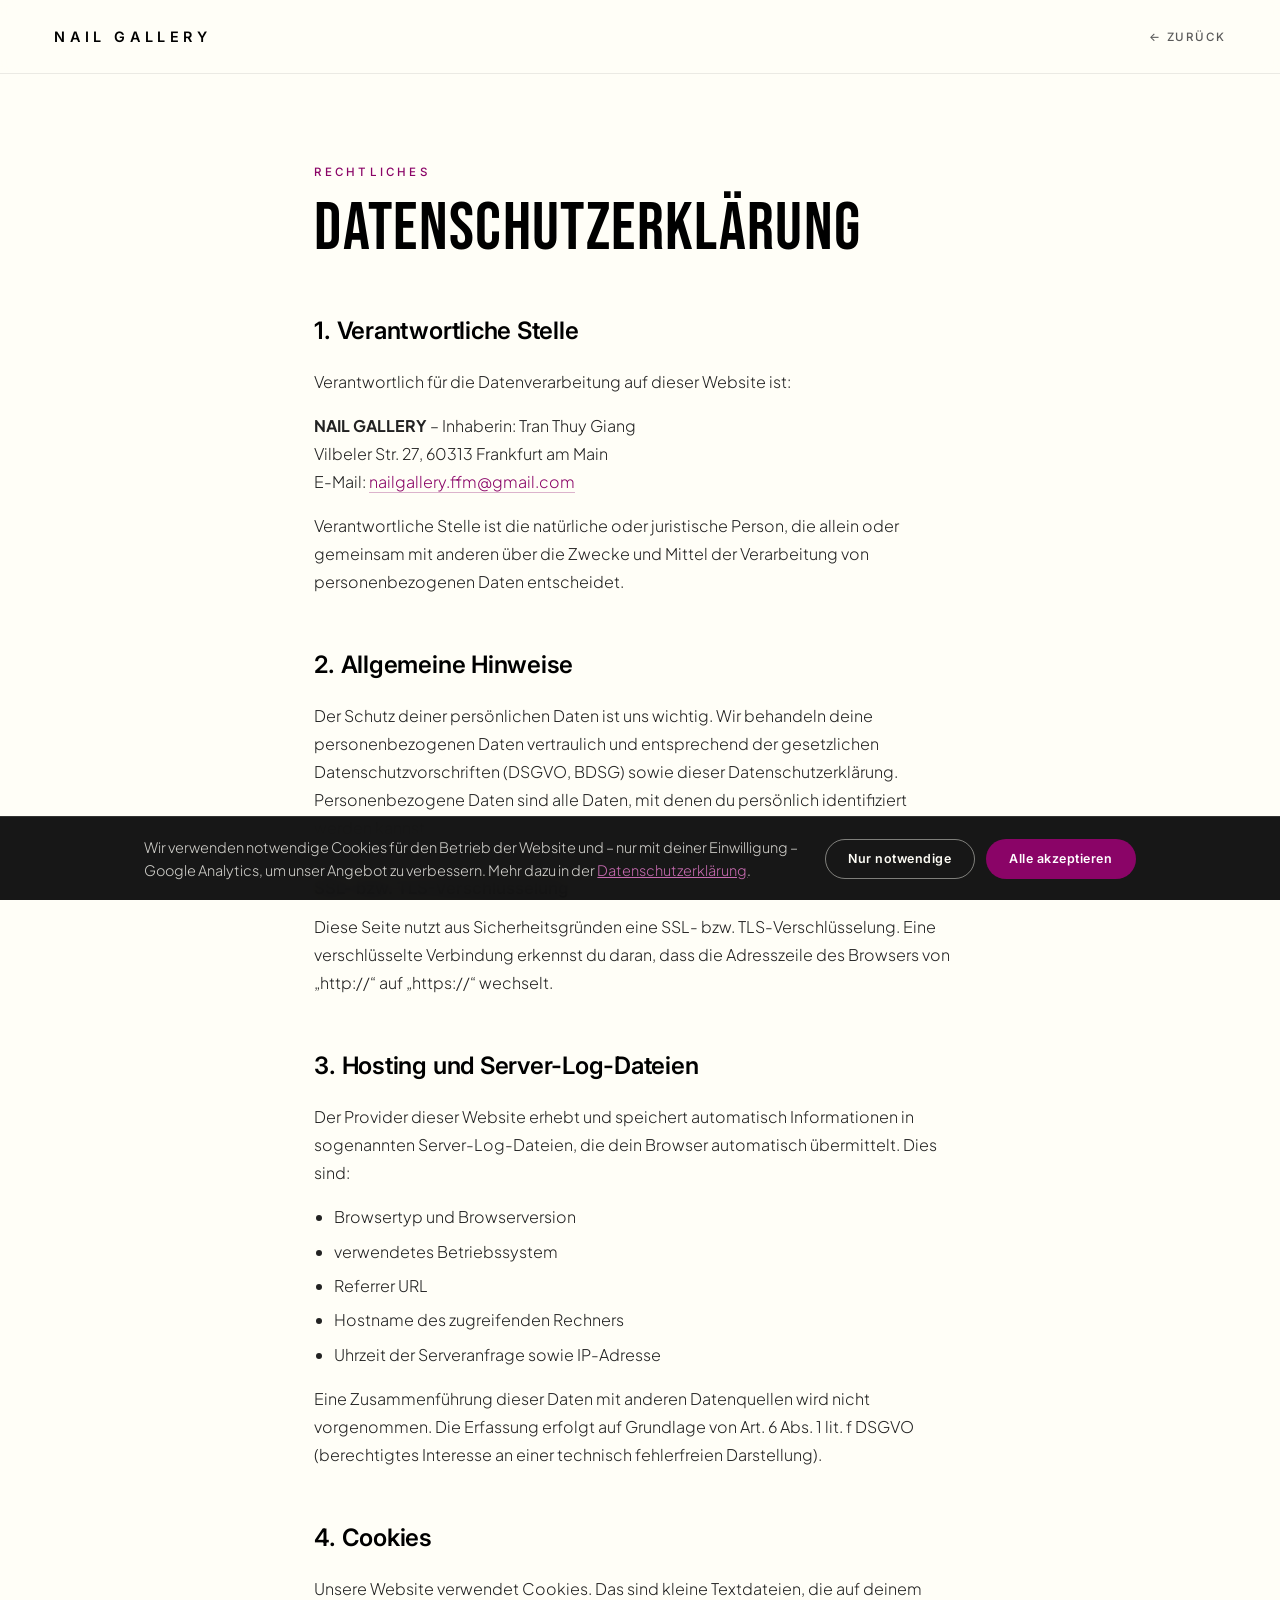
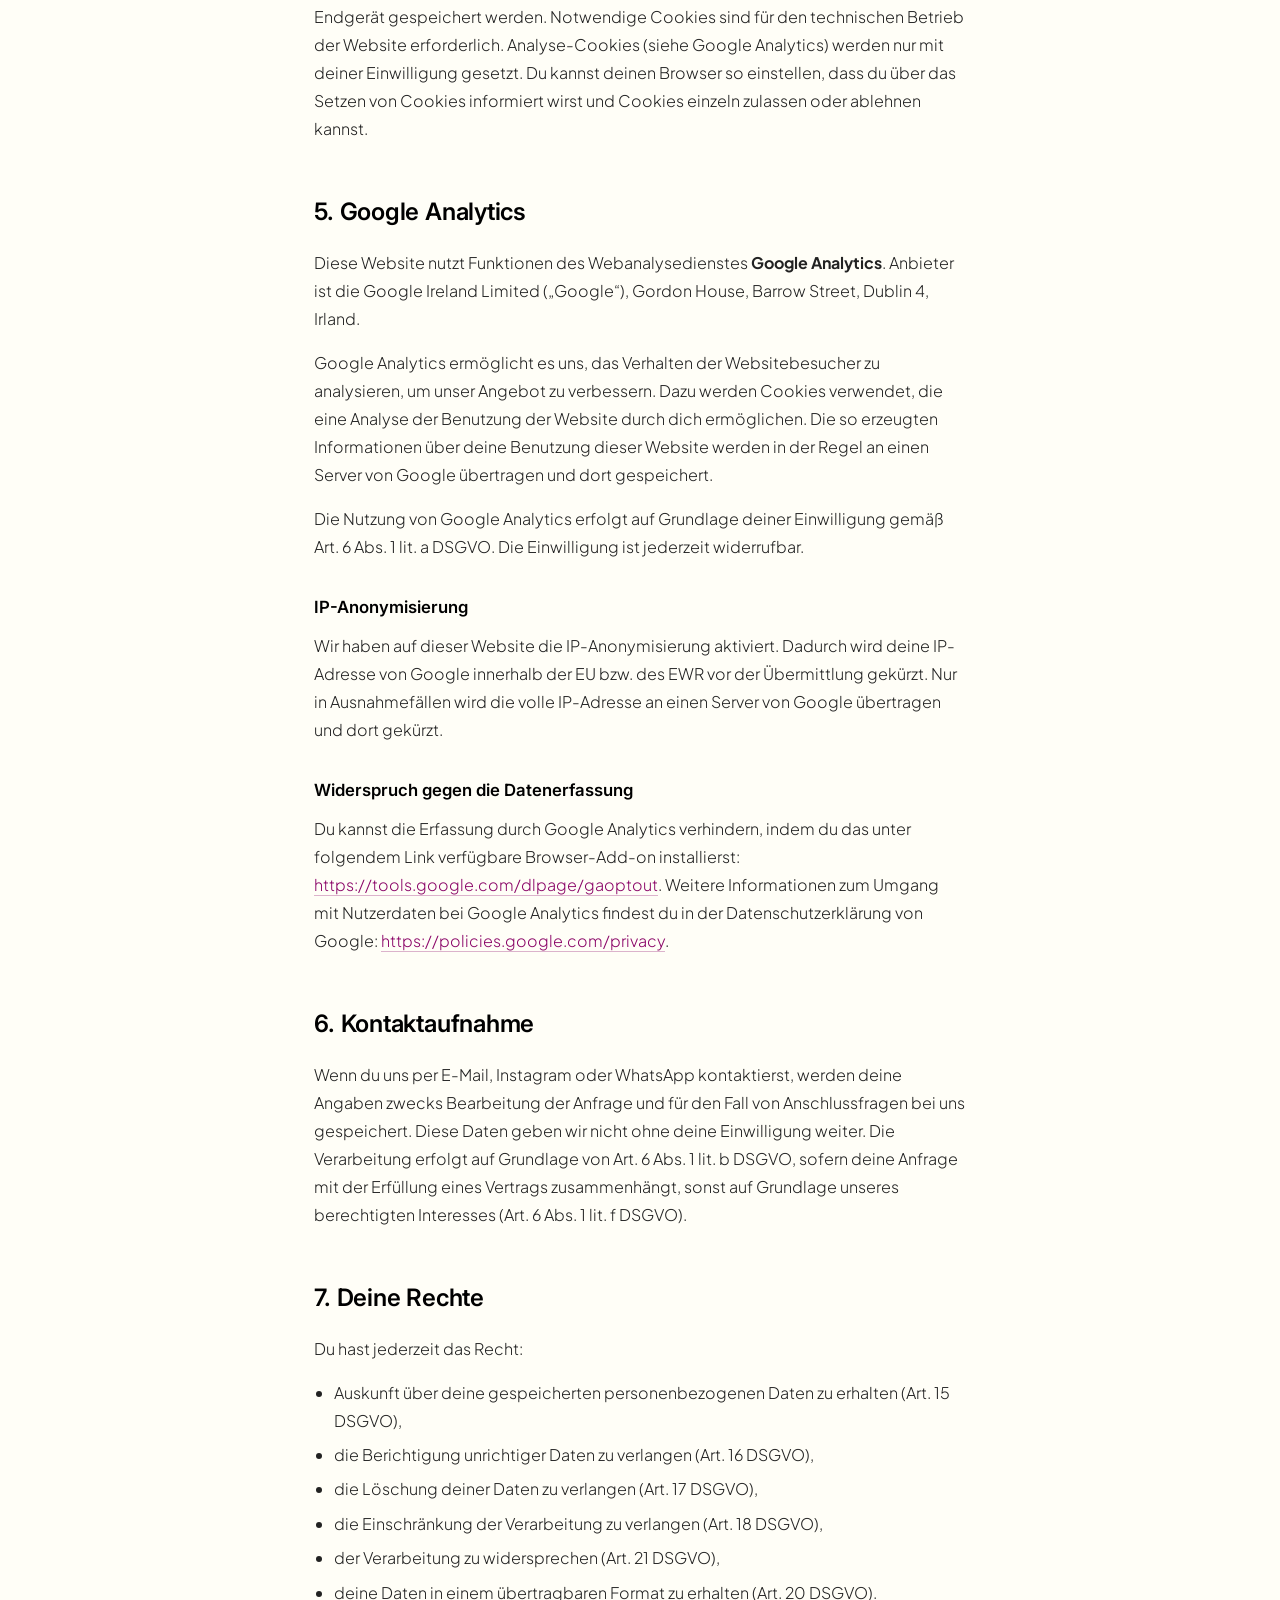
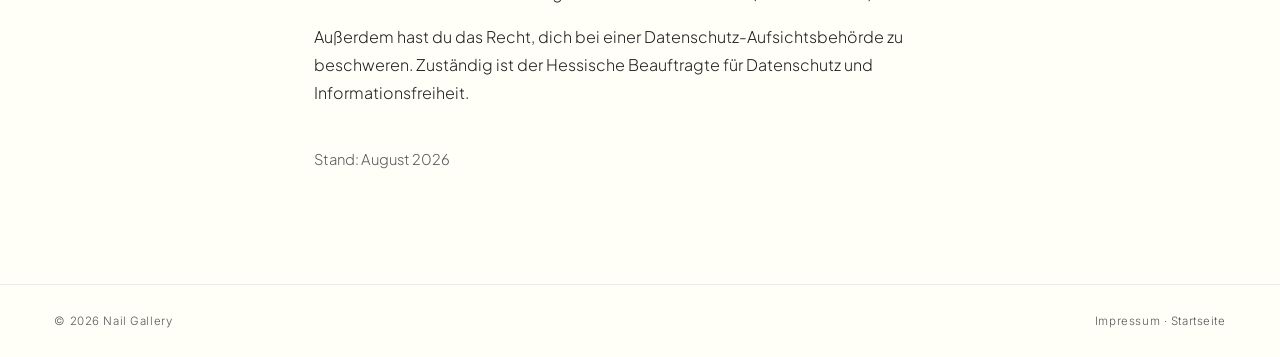
<file: datenschutz.html>
<!DOCTYPE html>
<html lang="de">
<head>
<meta charset="UTF-8">
<meta name="viewport" content="width=device-width, initial-scale=1.0">
<title>Datenschutzerkl&auml;rung · Nail Gallery</title>
<meta name="description" content="Datenschutzerklärung der Nail Gallery, Frankfurt am Main.">
<meta name="robots" content="noindex">
<link rel="preconnect" href="https://fonts.googleapis.com">
<link rel="preconnect" href="https://fonts.gstatic.com" crossorigin>
<link href="https://fonts.googleapis.com/css2?family=Bebas+Neue&family=Cormorant+Garamond:wght@500;600;700&family=Inter:wght@300;400;500;600&family=Plus+Jakarta+Sans:wght@300;400;500&display=swap" rel="stylesheet">
<style>
:root{
  --black:#000000; --cream:#FFFEF7; --muted:#5a5a5a; --magenta:#8A0467;
  --font-display:'Bebas Neue',sans-serif; --font-sans:'Inter',sans-serif; --font-body:'Plus Jakarta Sans',sans-serif;
}
*{margin:0;padding:0;box-sizing:border-box}
html{scroll-behavior:smooth}
body{background:var(--cream);color:var(--black);font-family:var(--font-body);font-weight:300;line-height:1.75;-webkit-font-smoothing:antialiased}
a{color:inherit}
.legal-nav{position:sticky;top:0;z-index:10;display:flex;align-items:center;justify-content:space-between;
  padding:1.5rem clamp(1.3rem,5vw,3.4rem);background:rgba(255,254,247,.9);backdrop-filter:blur(8px);
  border-bottom:1px solid rgba(0,0,0,.08)}
.legal-nav .brand{font-family:var(--font-sans);font-weight:600;font-size:.9rem;letter-spacing:.32em;text-transform:uppercase;text-decoration:none;color:var(--black)}
.legal-nav .back{font-family:var(--font-sans);font-weight:500;font-size:.72rem;letter-spacing:.16em;text-transform:uppercase;text-decoration:none;color:var(--muted);transition:color .3s}
.legal-nav .back:hover{color:var(--magenta)}
.legal{max-width:760px;margin:0 auto;padding:clamp(3rem,7vw,5.5rem) clamp(1.3rem,5vw,3.4rem) clamp(4rem,8vw,6rem)}
.legal .kicker{font-family:var(--font-sans);font-weight:500;font-size:.72rem;letter-spacing:.28em;text-transform:uppercase;color:var(--magenta)}
.legal h1{font-family:var(--font-display);font-weight:400;text-transform:uppercase;letter-spacing:.02em;line-height:.95;
  font-size:clamp(2.6rem,7vw,4.2rem);margin:.8rem 0 2.5rem}
.legal h2{font-family:var(--font-sans);font-weight:600;font-size:clamp(1.15rem,2.2vw,1.5rem);letter-spacing:-.01em;
  margin:3rem 0 1rem}
.legal h3{font-family:var(--font-sans);font-weight:600;font-size:1.05rem;margin:2rem 0 .6rem}
.legal p{margin-bottom:1rem;font-size:1rem;color:#222}
.legal ul{margin:0 0 1rem 1.2rem}
.legal li{margin-bottom:.4rem;font-size:1rem;color:#222}
.legal address{font-style:normal;margin-bottom:1rem;font-size:1rem;color:#222}
.legal a[href^="mailto"],.legal a[href^="http"]{color:var(--magenta);text-decoration:none;border-bottom:1px solid rgba(138,4,103,.3)}
.legal a[href^="mailto"]:hover,.legal a[href^="http"]:hover{border-color:var(--magenta)}
.legal .muted{color:var(--muted);font-size:.92rem}
.legal-foot{border-top:1px solid rgba(0,0,0,.08);padding:1.6rem clamp(1.3rem,5vw,3.4rem);
  display:flex;justify-content:space-between;gap:1rem;flex-wrap:wrap;
  font-family:var(--font-sans);font-size:.72rem;letter-spacing:.05em;color:var(--muted)}
.legal-foot a{color:var(--muted);text-decoration:none}
.legal-foot a:hover{color:var(--magenta)}
</style>
</head>
<body>

<nav class="legal-nav">
  <a class="brand" href="index.html">Nail&nbsp;Gallery</a>
  <a class="back" href="index.html">&larr; Zur&uuml;ck</a>
</nav>

<main class="legal">
  <p class="kicker">Rechtliches</p>
  <h1>Datenschutz&shy;erkl&auml;rung</h1>

  <h2>1. Verantwortliche Stelle</h2>
  <p>Verantwortlich f&uuml;r die Datenverarbeitung auf dieser Website ist:</p>
  <address>
    <strong>NAIL GALLERY</strong> &ndash; Inhaberin: Tran Thuy Giang<br>
    Vilbeler Str. 27, 60313 Frankfurt am Main<br>
    E-Mail: <a href="mailto:nailgallery.ffm@gmail.com">nailgallery.ffm@gmail.com</a>
  </address>
  <p>Verantwortliche Stelle ist die nat&uuml;rliche oder juristische Person, die allein oder gemeinsam mit anderen &uuml;ber die Zwecke und Mittel der Verarbeitung von personenbezogenen Daten entscheidet.</p>

  <h2>2. Allgemeine Hinweise</h2>
  <p>Der Schutz deiner pers&ouml;nlichen Daten ist uns wichtig. Wir behandeln deine personenbezogenen Daten vertraulich und entsprechend der gesetzlichen Datenschutzvorschriften (DSGVO, BDSG) sowie dieser Datenschutzerkl&auml;rung. Personenbezogene Daten sind alle Daten, mit denen du pers&ouml;nlich identifiziert werden kannst.</p>

  <h3>SSL- bzw. TLS-Verschl&uuml;sselung</h3>
  <p>Diese Seite nutzt aus Sicherheitsgr&uuml;nden eine SSL- bzw. TLS-Verschl&uuml;sselung. Eine verschl&uuml;sselte Verbindung erkennst du daran, dass die Adresszeile des Browsers von &bdquo;http://&ldquo; auf &bdquo;https://&ldquo; wechselt.</p>

  <h2>3. Hosting und Server-Log-Dateien</h2>
  <p>Der Provider dieser Website erhebt und speichert automatisch Informationen in sogenannten Server-Log-Dateien, die dein Browser automatisch &uuml;bermittelt. Dies sind:</p>
  <ul>
    <li>Browsertyp und Browserversion</li>
    <li>verwendetes Betriebssystem</li>
    <li>Referrer URL</li>
    <li>Hostname des zugreifenden Rechners</li>
    <li>Uhrzeit der Serveranfrage sowie IP-Adresse</li>
  </ul>
  <p>Eine Zusammenf&uuml;hrung dieser Daten mit anderen Datenquellen wird nicht vorgenommen. Die Erfassung erfolgt auf Grundlage von Art.&nbsp;6 Abs.&nbsp;1 lit.&nbsp;f DSGVO (berechtigtes Interesse an einer technisch fehlerfreien Darstellung).</p>

  <h2>4. Cookies</h2>
  <p>Unsere Website verwendet Cookies. Das sind kleine Textdateien, die auf deinem Endger&auml;t gespeichert werden. Notwendige Cookies sind f&uuml;r den technischen Betrieb der Website erforderlich. Analyse-Cookies (siehe Google Analytics) werden nur mit deiner Einwilligung gesetzt. Du kannst deinen Browser so einstellen, dass du &uuml;ber das Setzen von Cookies informiert wirst und Cookies einzeln zulassen oder ablehnen kannst.</p>

  <h2>5. Google Analytics</h2>
  <p>Diese Website nutzt Funktionen des Webanalysedienstes <strong>Google Analytics</strong>. Anbieter ist die Google Ireland Limited (&bdquo;Google&ldquo;), Gordon House, Barrow Street, Dublin 4, Irland.</p>
  <p>Google Analytics erm&ouml;glicht es uns, das Verhalten der Websitebesucher zu analysieren, um unser Angebot zu verbessern. Dazu werden Cookies verwendet, die eine Analyse der Benutzung der Website durch dich erm&ouml;glichen. Die so erzeugten Informationen &uuml;ber deine Benutzung dieser Website werden in der Regel an einen Server von Google &uuml;bertragen und dort gespeichert.</p>
  <p>Die Nutzung von Google Analytics erfolgt auf Grundlage deiner Einwilligung gem&auml;&szlig; Art.&nbsp;6 Abs.&nbsp;1 lit.&nbsp;a DSGVO. Die Einwilligung ist jederzeit widerrufbar.</p>
  <h3>IP-Anonymisierung</h3>
  <p>Wir haben auf dieser Website die IP-Anonymisierung aktiviert. Dadurch wird deine IP-Adresse von Google innerhalb der EU bzw. des EWR vor der &Uuml;bermittlung gek&uuml;rzt. Nur in Ausnahmef&auml;llen wird die volle IP-Adresse an einen Server von Google &uuml;bertragen und dort gek&uuml;rzt.</p>
  <h3>Widerspruch gegen die Datenerfassung</h3>
  <p>Du kannst die Erfassung durch Google Analytics verhindern, indem du das unter folgendem Link verf&uuml;gbare Browser-Add-on installierst: <a href="https://tools.google.com/dlpage/gaoptout" target="_blank" rel="noopener">https://tools.google.com/dlpage/gaoptout</a>. Weitere Informationen zum Umgang mit Nutzerdaten bei Google Analytics findest du in der Datenschutzerkl&auml;rung von Google: <a href="https://policies.google.com/privacy" target="_blank" rel="noopener">https://policies.google.com/privacy</a>.</p>

  <h2>6. Kontaktaufnahme</h2>
  <p>Wenn du uns per E-Mail, Instagram oder WhatsApp kontaktierst, werden deine Angaben zwecks Bearbeitung der Anfrage und f&uuml;r den Fall von Anschlussfragen bei uns gespeichert. Diese Daten geben wir nicht ohne deine Einwilligung weiter. Die Verarbeitung erfolgt auf Grundlage von Art.&nbsp;6 Abs.&nbsp;1 lit.&nbsp;b DSGVO, sofern deine Anfrage mit der Erf&uuml;llung eines Vertrags zusammenh&auml;ngt, sonst auf Grundlage unseres berechtigten Interesses (Art.&nbsp;6 Abs.&nbsp;1 lit.&nbsp;f DSGVO).</p>

  <h2>7. Deine Rechte</h2>
  <p>Du hast jederzeit das Recht:</p>
  <ul>
    <li>Auskunft &uuml;ber deine gespeicherten personenbezogenen Daten zu erhalten (Art.&nbsp;15 DSGVO),</li>
    <li>die Berichtigung unrichtiger Daten zu verlangen (Art.&nbsp;16 DSGVO),</li>
    <li>die L&ouml;schung deiner Daten zu verlangen (Art.&nbsp;17 DSGVO),</li>
    <li>die Einschr&auml;nkung der Verarbeitung zu verlangen (Art.&nbsp;18 DSGVO),</li>
    <li>der Verarbeitung zu widersprechen (Art.&nbsp;21 DSGVO),</li>
    <li>deine Daten in einem &uuml;bertragbaren Format zu erhalten (Art.&nbsp;20 DSGVO).</li>
  </ul>
  <p>Au&szlig;erdem hast du das Recht, dich bei einer Datenschutz-Aufsichtsbeh&ouml;rde zu beschweren. Zust&auml;ndig ist der Hessische Beauftragte f&uuml;r Datenschutz und Informationsfreiheit.</p>

  <p class="muted" style="margin-top:2.5rem">Stand: August 2026</p>
</main>

<footer class="legal-foot">
  <span>&copy; 2026 Nail Gallery</span>
  <span><a href="impressum.html">Impressum</a> &middot; <a href="index.html">Startseite</a></span>
</footer>

<script src="consent.js?v=1"></script>
</body>
</html>
</file>
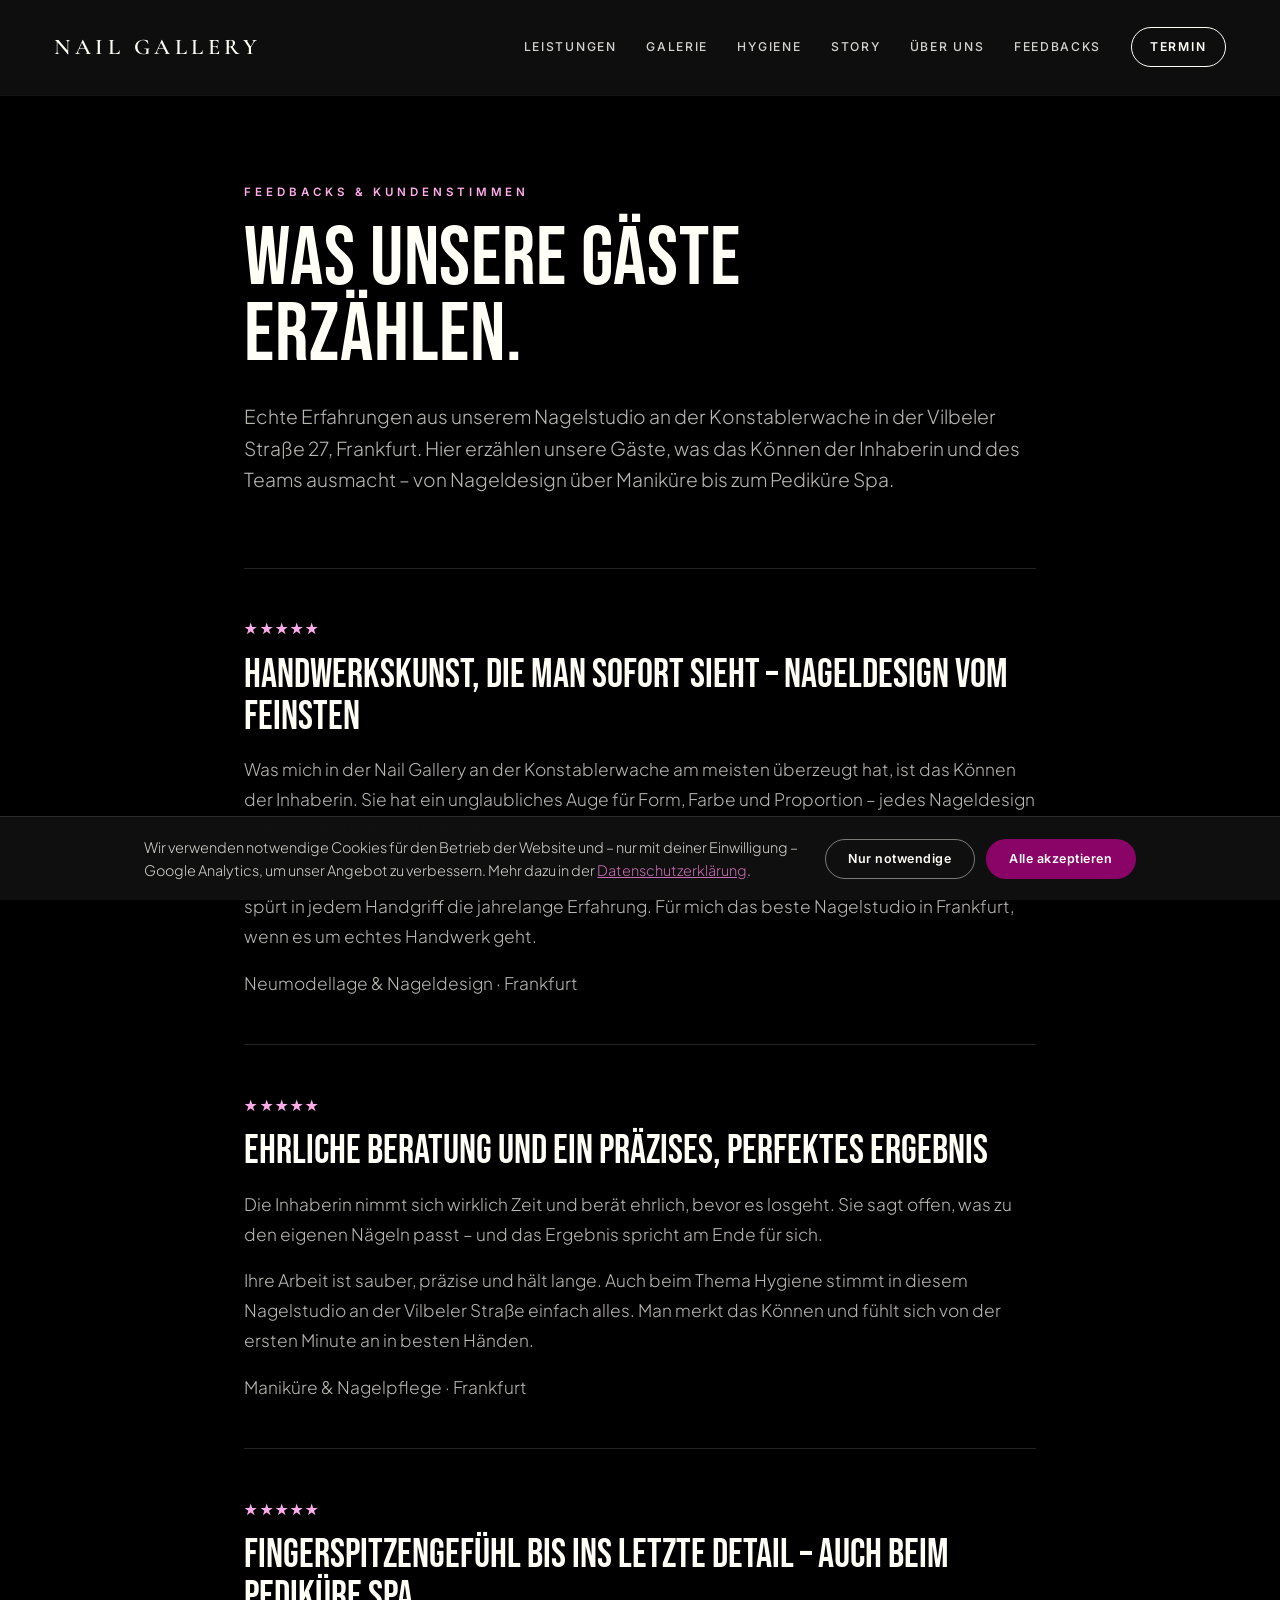
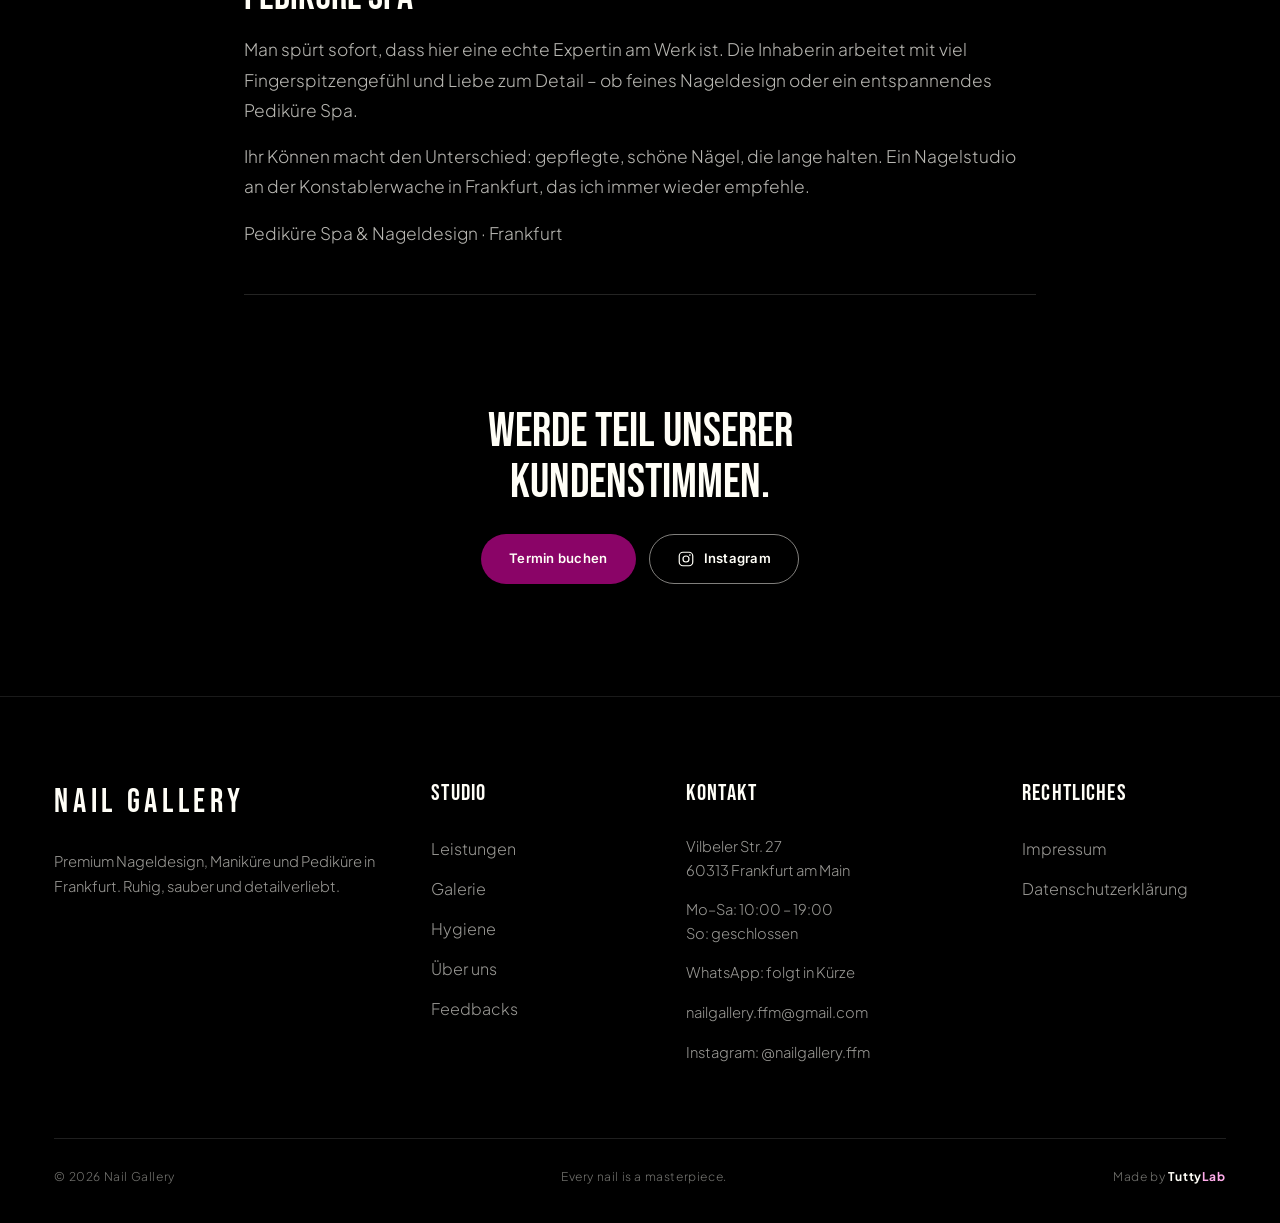
<file: feedbacks.html>
<!DOCTYPE html>
<html lang="de">
<head>
<meta charset="UTF-8">
<meta name="viewport" content="width=device-width, initial-scale=1.0">
<title>Feedbacks &amp; Kundenstimmen &middot; Nagelstudio Nail Gallery Frankfurt</title>
<meta name="description" content="Feedbacks und Kundenstimmen zum Nagelstudio Nail Gallery an der Konstablerwache in Frankfurt: Erfahrungen unserer G&auml;ste zu Nageldesign, Neumodellage und Pedik&uuml;re Spa.">
<meta name="keywords" content="Feedbacks Nagelstudio Frankfurt, Kundenstimmen, Nagelstudio Konstablerwache, Nagelstudio Vilbeler Straße, Nageldesign, Pediküre Spa">
<link rel="canonical" href="https://nailgalleryfrankfurt.de/feedbacks.html">
<meta name="robots" content="index, follow">
<meta name="theme-color" content="#0d0d0d">
<meta property="og:type" content="website">
<meta property="og:site_name" content="Nail Gallery">
<meta property="og:locale" content="de_DE">
<meta property="og:title" content="Feedbacks &amp; Kundenstimmen &middot; Nagelstudio Nail Gallery Frankfurt">
<meta property="og:description" content="Feedbacks und Kundenstimmen zum Nagelstudio Nail Gallery an der Konstablerwache in Frankfurt: Erfahrungen unserer G&auml;ste zu Nageldesign, Neumodellage und Pedik&uuml;re Spa.">
<meta property="og:url" content="https://nailgalleryfrankfurt.de/feedbacks.html">
<meta property="og:image" content="https://nailgalleryfrankfurt.de/assets/art-meets-nails.jpeg">
<meta name="twitter:card" content="summary_large_image">
<meta name="twitter:title" content="Feedbacks &amp; Kundenstimmen &middot; Nagelstudio Nail Gallery Frankfurt">
<meta name="twitter:description" content="Feedbacks und Kundenstimmen zum Nagelstudio Nail Gallery an der Konstablerwache in Frankfurt: Erfahrungen unserer G&auml;ste zu Nageldesign, Neumodellage und Pedik&uuml;re Spa.">
<meta name="twitter:image" content="https://nailgalleryfrankfurt.de/assets/art-meets-nails.jpeg">

<link rel="preconnect" href="https://fonts.googleapis.com">
<link rel="preconnect" href="https://fonts.gstatic.com" crossorigin>
<link href="https://fonts.googleapis.com/css2?family=Bebas+Neue&family=Cormorant+Garamond:wght@500;600;700&family=Inter:wght@300;400;500;600&family=Plus+Jakarta+Sans:wght@300;400;500&display=swap" rel="stylesheet">
<link rel="stylesheet" href="styles.css?v=10">
<style>
  body.subpage{background:var(--black)}
  .subpage nav{background:rgba(16,16,16,.9);-webkit-backdrop-filter:blur(14px);backdrop-filter:blur(14px);box-shadow:0 1px 0 rgba(255,254,247,.08)}
  .subpage nav .brand,.subpage nav .meta{color:var(--cream)}
  .subpage nav a{text-decoration:none}
  .subpage nav .meta{opacity:.85;transition:opacity .3s ease}
  .subpage nav .meta:hover{opacity:1}
  .subpage .btn--ghost{color:var(--cream);border-color:rgba(255,254,247,.5)}
  .subpage .btn--ghost:hover{background:rgba(255,254,247,.12)}

  .fb-hero{max-width:900px;margin:0 auto;padding:clamp(7.5rem,15vw,11rem) clamp(1.3rem,5vw,3.4rem) clamp(1rem,3vw,2rem)}
  .fb-kicker{font-family:var(--font-sans);font-weight:600;font-size:.72rem;letter-spacing:.34em;text-transform:uppercase;color:var(--pink)}
  .fb-hero h1{font-family:var(--font-display);font-weight:400;line-height:.92;letter-spacing:.01em;color:var(--cream);
    font-size:clamp(2.6rem,8vw,5.2rem);margin:1.1rem 0 0;max-width:16ch}
  .fb-hero .lead{margin-top:1.7rem;font-family:var(--font-body);font-weight:300;line-height:1.65;
    font-size:clamp(1rem,1.6vw,1.2rem);color:rgba(255,254,247,.72);max-width:60ch}

  .fb-list{max-width:900px;margin:0 auto;padding:clamp(1.5rem,4vw,2.5rem) clamp(1.3rem,5vw,3.4rem) clamp(2rem,4vw,3rem)}
  .fb-article{padding:clamp(2rem,4.5vw,2.9rem) 0;border-top:1px solid rgba(255,254,247,.14)}
  .fb-article:last-child{border-bottom:1px solid rgba(255,254,247,.14)}
  .fb-meta{display:flex;gap:.9rem 1.2rem;align-items:center;flex-wrap:wrap}
  .fb-stars{color:var(--pink);letter-spacing:.14em;font-size:.95rem}
  .fb-date{font-family:var(--font-sans);font-weight:500;font-size:.72rem;letter-spacing:.2em;text-transform:uppercase;color:rgba(255,254,247,.5)}
  .fb-article h2{font-family:var(--font-display);font-weight:400;font-size:clamp(1.55rem,3.6vw,2.5rem);line-height:1.04;color:var(--cream);margin:.85rem 0 0}
  .fb-article p{margin-top:1rem;font-family:var(--font-body);font-weight:300;line-height:1.75;
    font-size:clamp(.98rem,1.5vw,1.08rem);color:rgba(255,254,247,.72)}
  .fb-author{margin-top:1.2rem;font-family:var(--font-sans);font-weight:600;font-size:.92rem;color:var(--cream)}
  .fb-author span{display:block;font-weight:400;font-size:.8rem;color:rgba(255,254,247,.5);margin-top:.15rem}

  .fb-cta{max-width:900px;margin:0 auto;padding:clamp(2.5rem,6vw,4rem) clamp(1.3rem,5vw,3.4rem) clamp(5rem,10vw,7rem);text-align:center}
  .fb-cta h3{font-family:var(--font-display);font-weight:400;font-size:clamp(1.8rem,4.5vw,3rem);line-height:1.05;margin:0 auto 1.6rem;max-width:20ch;color:var(--cream)}
  .fb-cta .cta-row{justify-content:center;margin-top:0}
</style>
</head>
<body data-theme="dark" class="subpage">

<!-- HINWEIS: Beispiel-Feedbacks (Platzhalter). Vor der Veroeffentlichung durch echte,
     vom jeweiligen Kunden freigegebene Bewertungen ersetzen. Erfundene Kundenbewertungen
     sind in Deutschland wettbewerbswidrig (UWG) und abmahnfaehig. -->

<nav>
  <a class="brand" href="index.html">Nail&nbsp;Gallery</a>
  <button class="nav-toggle" aria-label="Men&uuml; &ouml;ffnen" aria-expanded="false"><span></span><span></span><span></span></button>
  <div class="nav-menu">
    <a href="leistungen.html">Leistungen</a>
    <a href="galerie.html">Galerie</a>
    <a href="hygiene.html">Hygiene</a>
    <a href="story.html">Story</a>
    <a href="ueber-uns.html">&Uuml;ber&nbsp;uns</a>
    <a href="feedbacks.html">Feedbacks</a>
    <a class="nav-cta" href="#" data-booking="todo">Termin</a>
  </div>
</nav>

<section class="fb-hero">
  <span class="fb-kicker reveal">Feedbacks &amp; Kundenstimmen</span>
  <h1 class="reveal">Was unsere G&auml;ste erz&auml;hlen.</h1>
  <p class="lead reveal">Echte Erfahrungen aus unserem Nagelstudio an der Konstablerwache in der Vilbeler Stra&szlig;e 27, Frankfurt. Hier erz&auml;hlen unsere G&auml;ste, was das K&ouml;nnen der Inhaberin und des Teams ausmacht &ndash; von Nageldesign &uuml;ber Manik&uuml;re bis zum Pedik&uuml;re Spa.</p>
</section>

<section class="fb-list">

  <!-- Feedback 01 -->
  <article class="fb-article reveal">
    <div class="fb-meta">
      <span class="fb-stars" aria-label="5 von 5 Sternen">&#9733;&#9733;&#9733;&#9733;&#9733;</span>
    </div>
    <h2>Handwerkskunst, die man sofort sieht &ndash; Nageldesign vom Feinsten</h2>
    <p>Was mich in der Nail Gallery an der Konstablerwache am meisten &uuml;berzeugt hat, ist das K&ouml;nnen der Inhaberin. Sie hat ein unglaubliches Auge f&uuml;r Form, Farbe und Proportion &ndash; jedes Nageldesign wirkt durchdacht und individuell.</p>
    <p>Bei der Neumodellage mit Gel arbeitet sie ruhig, pr&auml;zise und mit sichtbarer Leidenschaft. Man sp&uuml;rt in jedem Handgriff die jahrelange Erfahrung. F&uuml;r mich das beste Nagelstudio in Frankfurt, wenn es um echtes Handwerk geht.</p>
    <p class="fb-author">Neumodellage &amp; Nageldesign &middot; Frankfurt</p>
  </article>

  <!-- Feedback 02 -->
  <article class="fb-article reveal">
    <div class="fb-meta">
      <span class="fb-stars" aria-label="5 von 5 Sternen">&#9733;&#9733;&#9733;&#9733;&#9733;</span>
    </div>
    <h2>Ehrliche Beratung und ein pr&auml;zises, perfektes Ergebnis</h2>
    <p>Die Inhaberin nimmt sich wirklich Zeit und ber&auml;t ehrlich, bevor es losgeht. Sie sagt offen, was zu den eigenen N&auml;geln passt &ndash; und das Ergebnis spricht am Ende f&uuml;r sich.</p>
    <p>Ihre Arbeit ist sauber, pr&auml;zise und h&auml;lt lange. Auch beim Thema Hygiene stimmt in diesem Nagelstudio an der Vilbeler Stra&szlig;e einfach alles. Man merkt das K&ouml;nnen und f&uuml;hlt sich von der ersten Minute an in besten H&auml;nden.</p>
    <p class="fb-author">Manik&uuml;re &amp; Nagelpflege &middot; Frankfurt</p>
  </article>

  <!-- Feedback 03 -->
  <article class="fb-article reveal">
    <div class="fb-meta">
      <span class="fb-stars" aria-label="5 von 5 Sternen">&#9733;&#9733;&#9733;&#9733;&#9733;</span>
    </div>
    <h2>Fingerspitzengef&uuml;hl bis ins letzte Detail &ndash; auch beim Pedik&uuml;re Spa</h2>
    <p>Man sp&uuml;rt sofort, dass hier eine echte Expertin am Werk ist. Die Inhaberin arbeitet mit viel Fingerspitzengef&uuml;hl und Liebe zum Detail &ndash; ob feines Nageldesign oder ein entspannendes Pedik&uuml;re Spa.</p>
    <p>Ihr K&ouml;nnen macht den Unterschied: gepflegte, sch&ouml;ne N&auml;gel, die lange halten. Ein Nagelstudio an der Konstablerwache in Frankfurt, das ich immer wieder empfehle.</p>
    <p class="fb-author">Pedik&uuml;re Spa &amp; Nageldesign &middot; Frankfurt</p>
  </article>

</section>

<section class="fb-cta">
  <div class="reveal">
    <h3>Werde Teil unserer Kundenstimmen.</h3>
    <div class="cta-row">
      <a class="btn btn--primary" href="#" data-booking="todo">Termin buchen</a>
      <a class="btn btn--ghost" href="https://www.instagram.com/nailgallery.ffm/" target="_blank" rel="noopener"><svg viewBox="0 0 24 24" fill="none" stroke="currentColor" stroke-width="1.6"><rect x="3" y="3" width="18" height="18" rx="5"/><circle cx="12" cy="12" r="4"/><circle cx="17.2" cy="6.8" r="1.1" fill="currentColor" stroke="none"/></svg>Instagram</a>
    </div>
  </div>
</section>

<footer class="footer" id="kontakt">
  <div class="footer-inner">
    <div class="footer-cols">
      <div class="footer-brand-col reveal">
        <div class="footer-brand">Nail&nbsp;Gallery</div>
        <p class="footer-tagline">Premium Nageldesign, Manik&uuml;re und Pedik&uuml;re in Frankfurt. Ruhig, sauber und detailverliebt.</p>
      </div>
      <div class="footer-col reveal">
        <h4>Studio</h4>
        <ul>
          <li><a href="leistungen.html">Leistungen</a></li>
          <li><a href="galerie.html">Galerie</a></li>
          <li><a href="hygiene.html">Hygiene</a></li>
          <li><a href="ueber-uns.html">&Uuml;ber uns</a></li>
          <li><a href="feedbacks.html">Feedbacks</a></li>
        </ul>
      </div>
      <div class="footer-col footer-contact reveal">
        <h4>Kontakt</h4>
        <p>Vilbeler Str. 27<br>60313 Frankfurt am Main</p>
        <p>Mo&#8211;Sa: 10:00 &#8211; 19:00<br>So: geschlossen</p>
        <p>WhatsApp: folgt in K&uuml;rze</p>
        <p><a href="mailto:nailgallery.ffm@gmail.com">nailgallery.ffm@gmail.com</a></p>
        <p><a href="https://www.instagram.com/nailgallery.ffm/" target="_blank" rel="noopener">Instagram: @nailgallery.ffm</a></p>
      </div>
      <div class="footer-col reveal">
        <h4>Rechtliches</h4>
        <ul>
          <li><a href="impressum.html">Impressum</a></li>
          <li><a href="datenschutz.html">Datenschutzerkl&auml;rung</a></li>
        </ul>
      </div>
    </div>
    <div class="footer-bottom">
      <span>&copy; 2026 Nail Gallery</span>
      <span>Every nail is a masterpiece.</span>
      <a class="footer-made" href="https://tuttylab.vn/" target="_blank" rel="noopener">Made by <b>Tutty<span class="lab">Lab</span></b></a>
    </div>
  </div>
</footer>

<script>
  var io=new IntersectionObserver(function(es){es.forEach(function(e){if(e.isIntersecting){e.target.classList.add('in');io.unobserve(e.target);}});},{threshold:.1,rootMargin:'0px 0px -5% 0px'});
  document.querySelectorAll('.reveal').forEach(function(el,i){el.style.transitionDelay=(Math.min(i%4,3)*70)+'ms';io.observe(el);});
  var nav=document.querySelector('nav');
  function onScroll(){nav.classList.toggle('nav--scrolled', window.scrollY>40);}
  addEventListener('scroll',onScroll,{passive:true}); onScroll();
  (function(){var t=document.querySelector('.nav-toggle');if(!t)return;
    t.addEventListener('click',function(){var o=document.body.classList.toggle('nav-open');t.setAttribute('aria-expanded',o?'true':'false');});
    document.querySelectorAll('.nav-menu a').forEach(function(a){a.addEventListener('click',function(){document.body.classList.remove('nav-open');t.setAttribute('aria-expanded','false');});});
  })();
</script>
<script src="consent.js?v=1"></script>
</body>
</html>
</file>
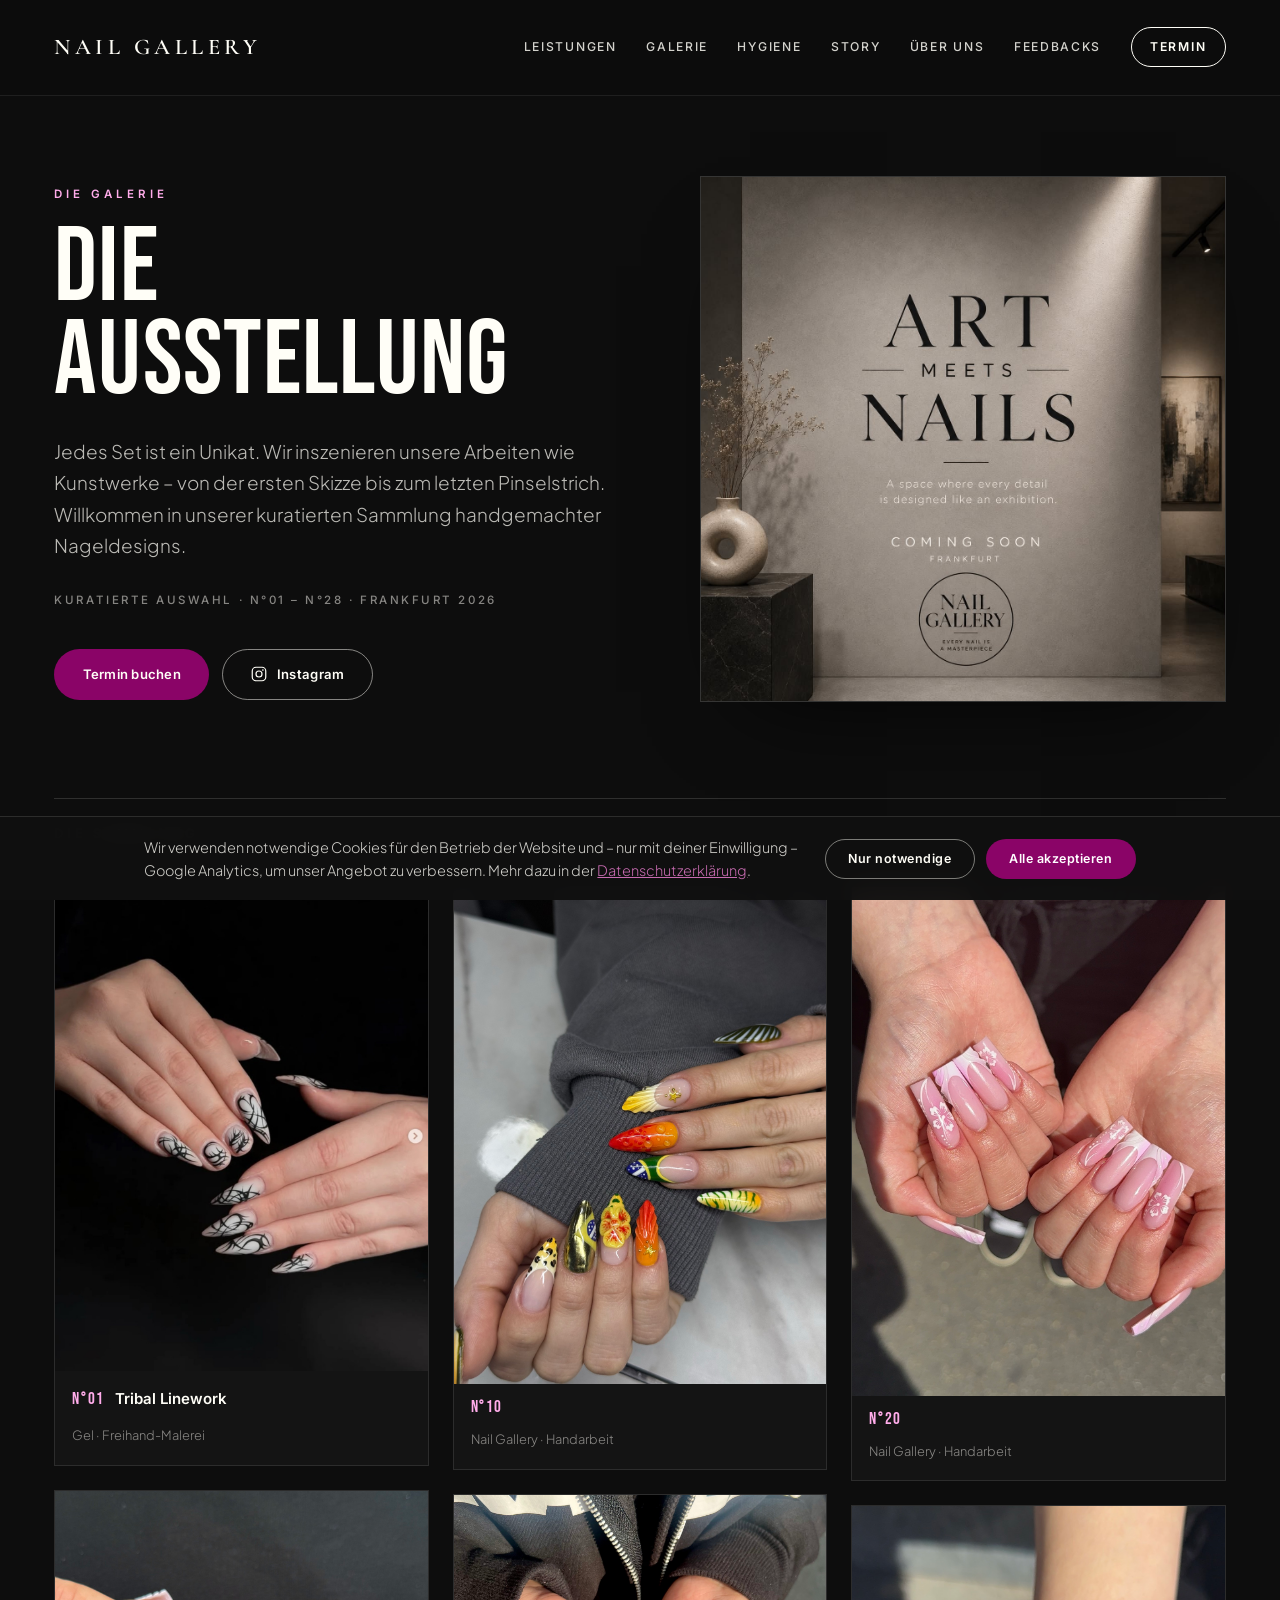
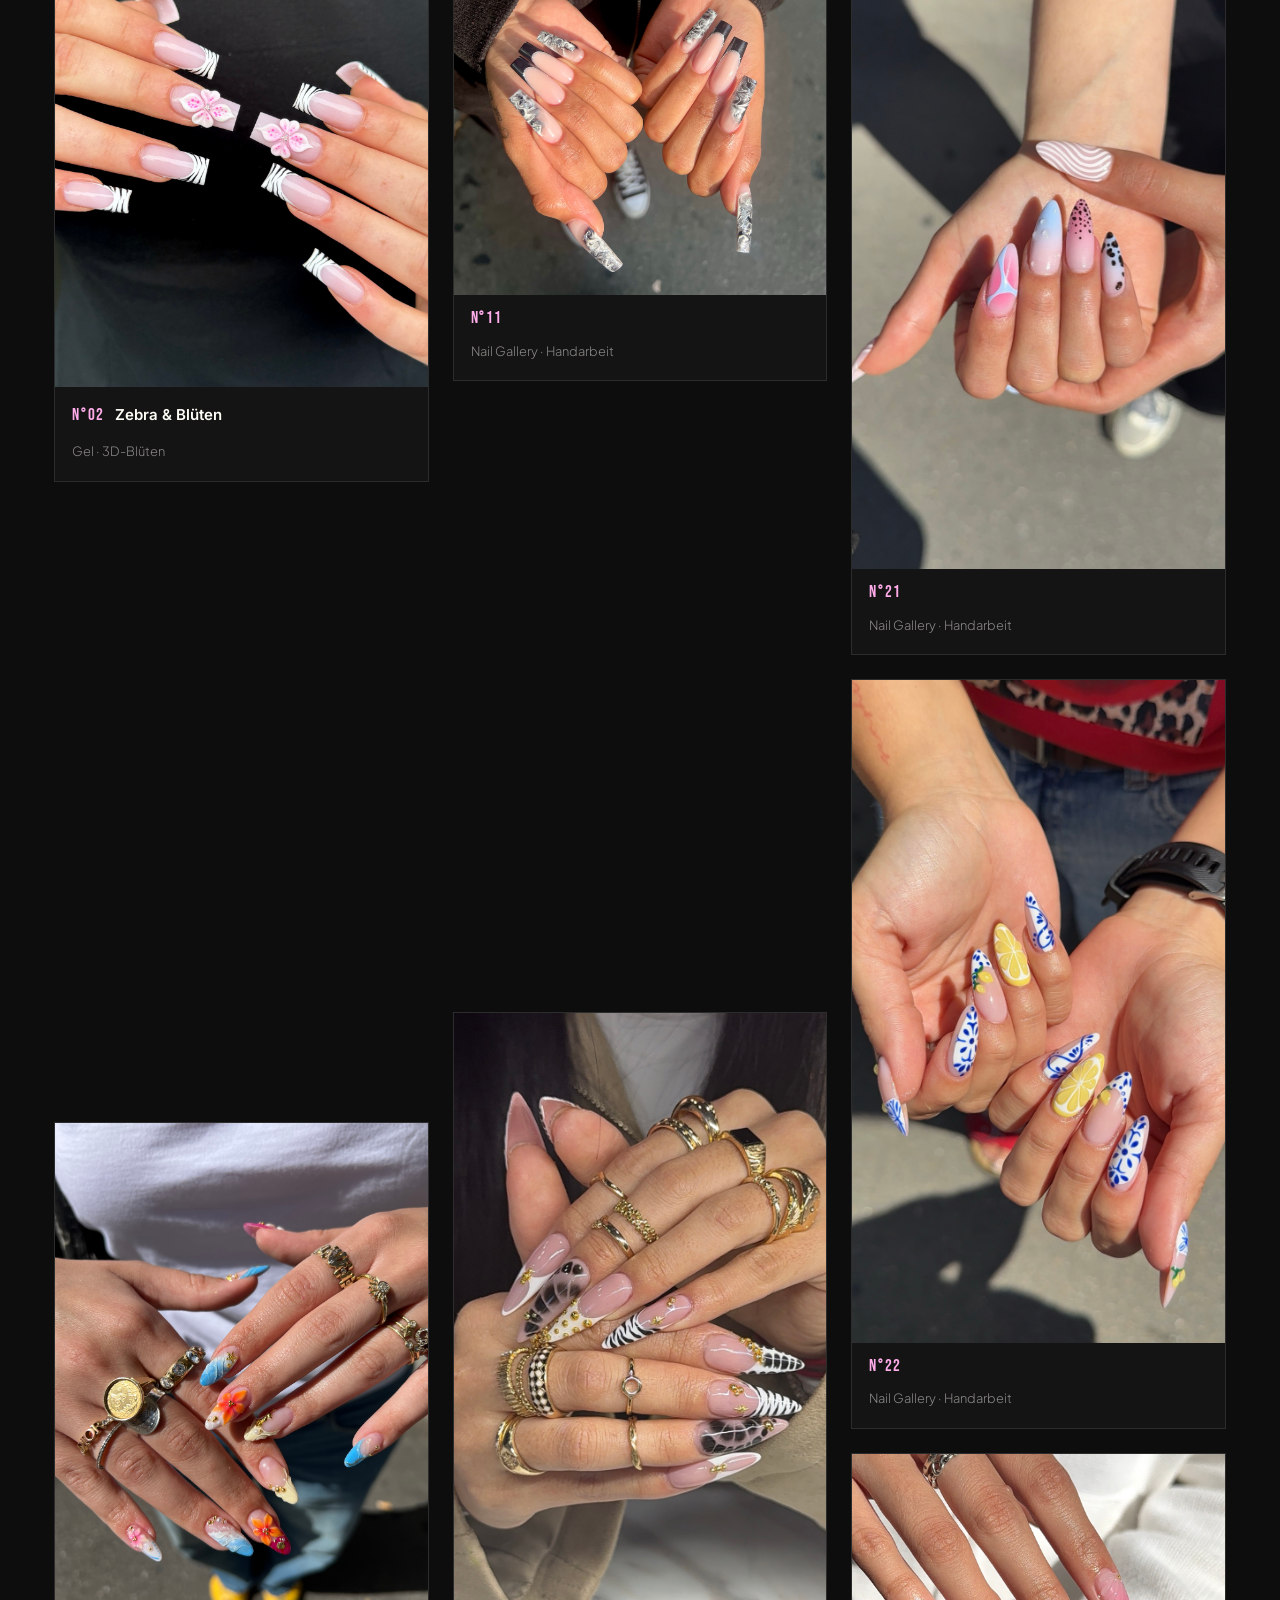
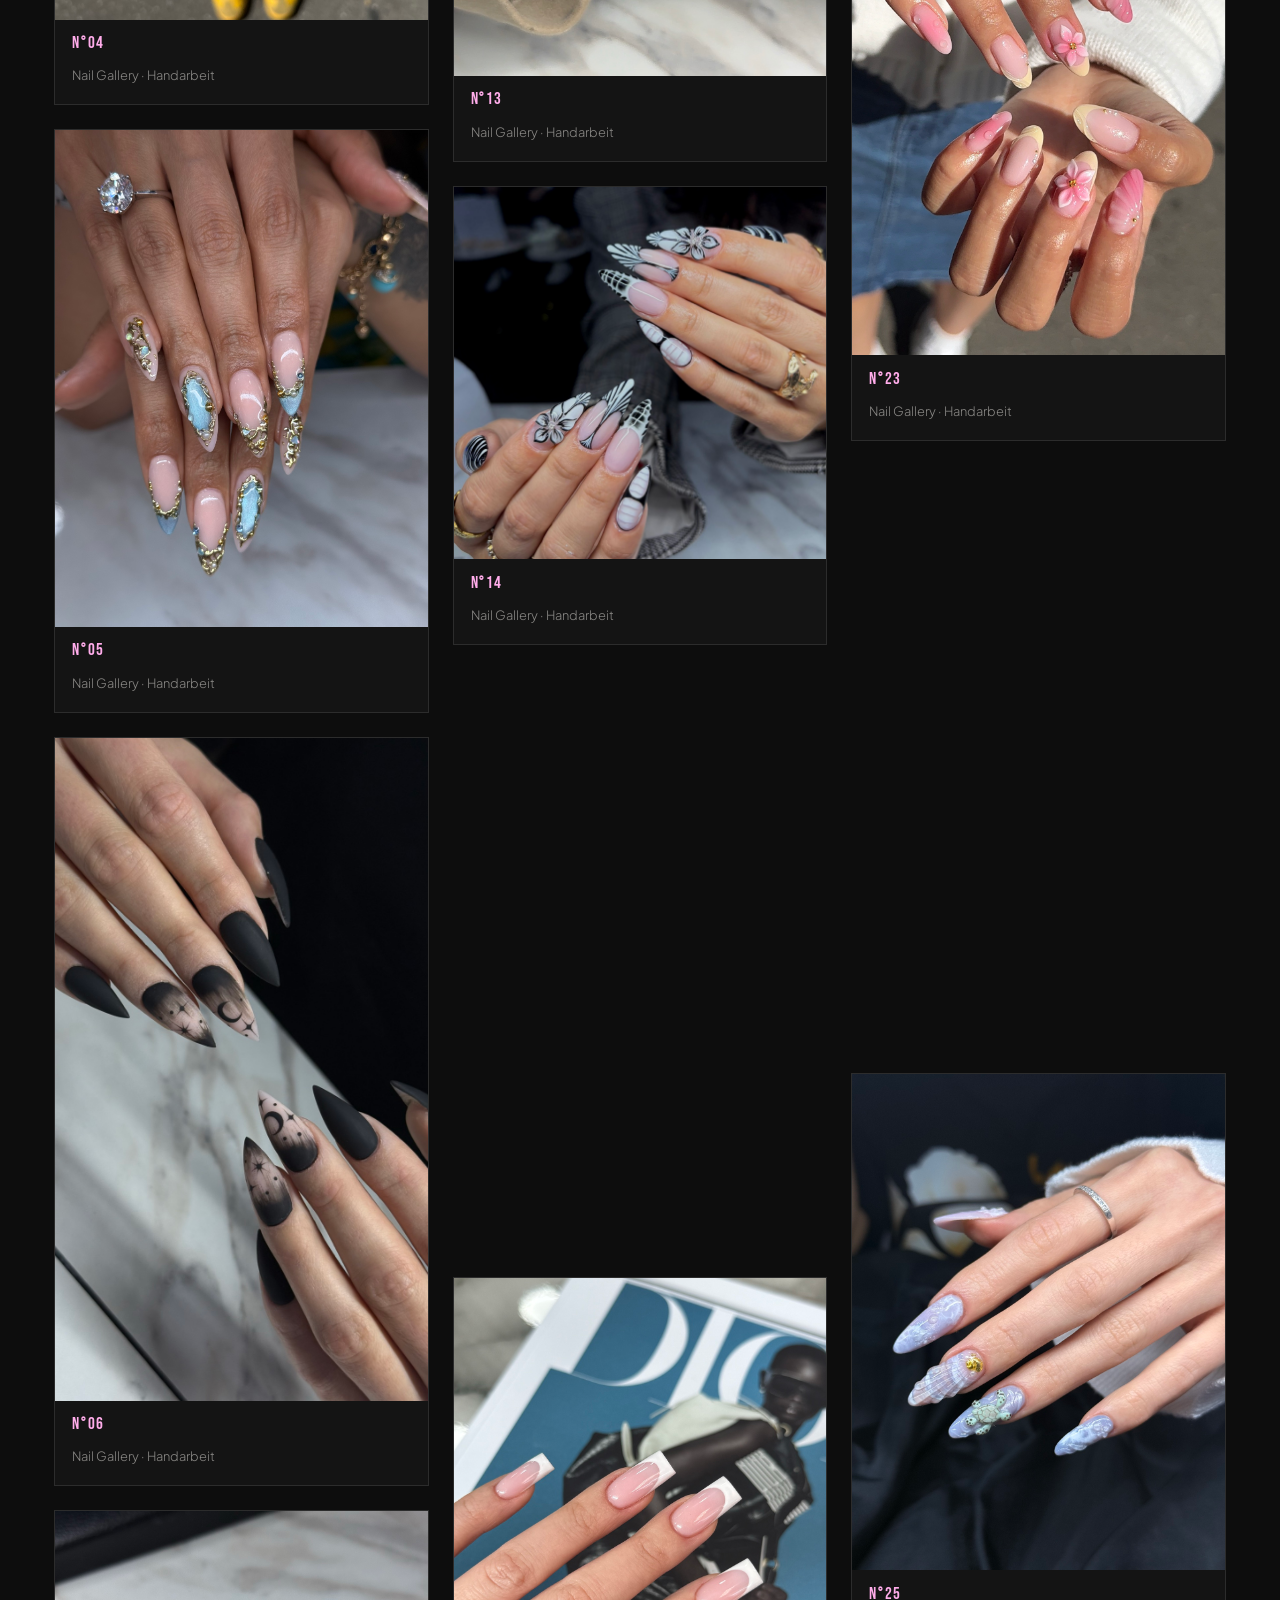
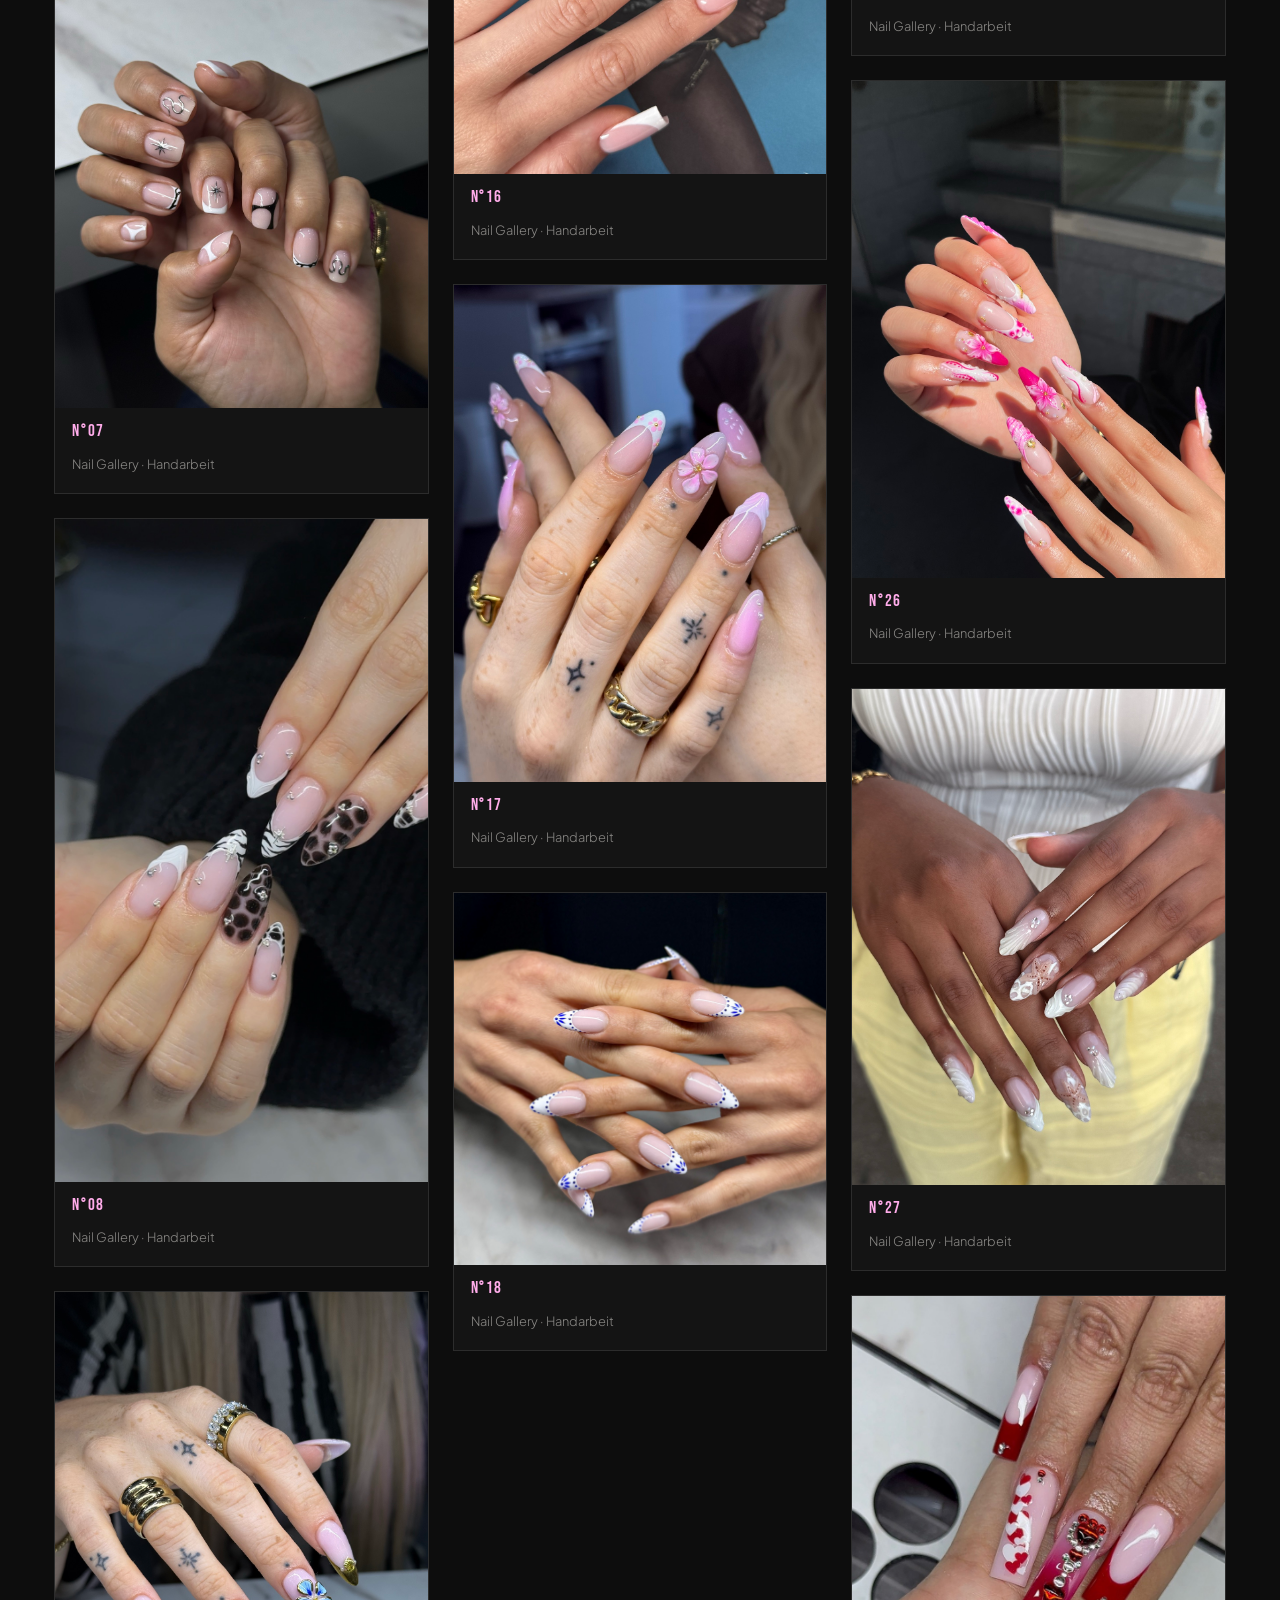
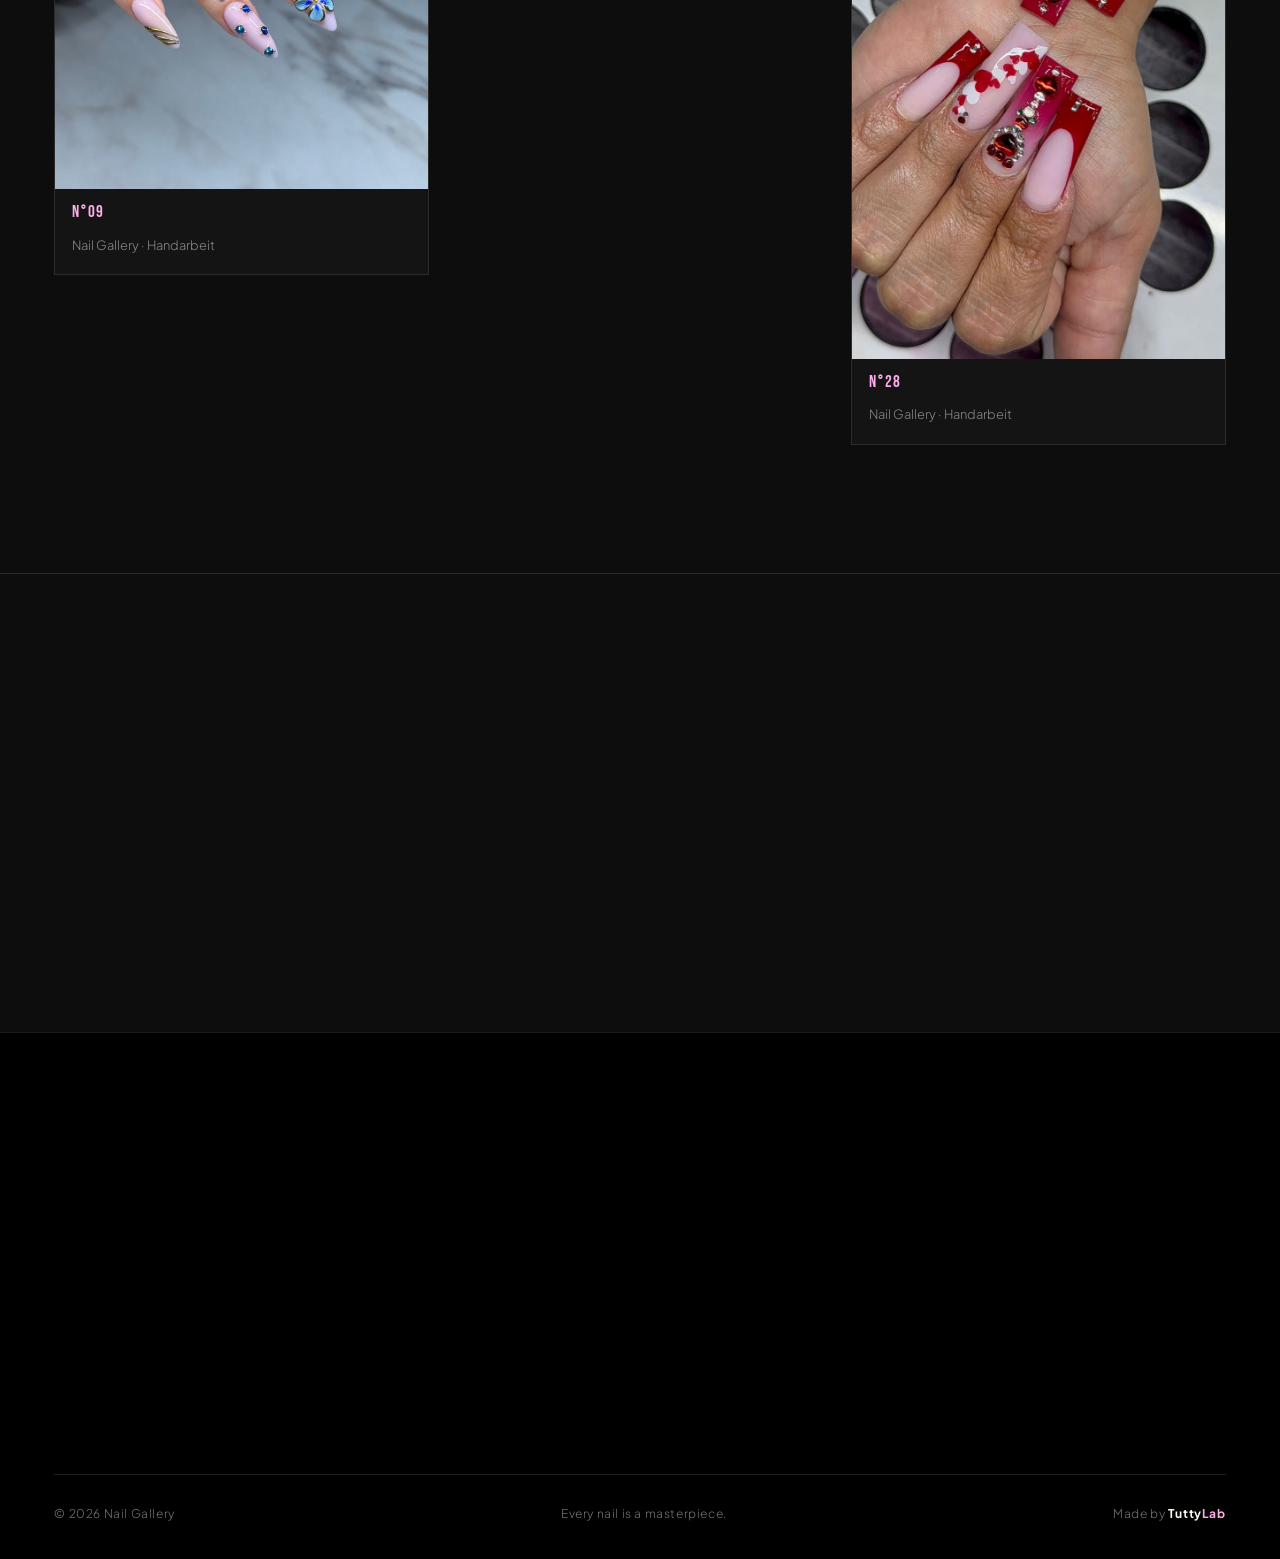
<file: galerie.html>
<!DOCTYPE html>
<html lang="de">
<head>
<meta charset="UTF-8">
<meta name="viewport" content="width=device-width, initial-scale=1.0">
<title>Die Ausstellung &middot; Nail Gallery</title>
<meta name="description" content="Die Ausstellung von Nail Gallery Frankfurt: eine kuratierte Galerie mit Nageldesign und Nail Design von Hand, inszeniert wie Kunstwerke &ndash; an der Konstablerwache.">
<meta name="keywords" content="Nageldesign, Nail Design, Nagelstudio Konstablerwache, Nagelstudio Vilbeler Straße, Nail Art Frankfurt, Nagelstudio Frankfurt">
<link rel="canonical" href="https://nailgalleryfrankfurt.de/galerie.html">
<meta name="robots" content="index, follow">
<meta name="theme-color" content="#0d0d0d">
<meta property="og:type" content="website">
<meta property="og:site_name" content="Nail Gallery">
<meta property="og:locale" content="de_DE">
<meta property="og:title" content="Die Ausstellung &middot; Nail Gallery">
<meta property="og:description" content="Die Ausstellung von Nail Gallery Frankfurt: eine kuratierte Galerie mit Nageldesign und Nail Design von Hand, inszeniert wie Kunstwerke &ndash; an der Konstablerwache.">
<meta property="og:url" content="https://nailgalleryfrankfurt.de/galerie.html">
<meta property="og:image" content="https://nailgalleryfrankfurt.de/assets/art-meets-nails.jpeg">
<meta name="twitter:card" content="summary_large_image">
<meta name="twitter:title" content="Die Ausstellung &middot; Nail Gallery">
<meta name="twitter:description" content="Die Ausstellung von Nail Gallery Frankfurt: eine kuratierte Galerie mit Nageldesign und Nail Design von Hand, inszeniert wie Kunstwerke &ndash; an der Konstablerwache.">
<meta name="twitter:image" content="https://nailgalleryfrankfurt.de/assets/art-meets-nails.jpeg">

<link rel="preconnect" href="https://fonts.googleapis.com">
<link rel="preconnect" href="https://fonts.gstatic.com" crossorigin>
<link href="https://fonts.googleapis.com/css2?family=Bebas+Neue&family=Cormorant+Garamond:wght@500;600;700&family=Inter:wght@300;400;500;600&family=Plus+Jakarta+Sans:wght@300;400;500&display=swap" rel="stylesheet">
<link rel="stylesheet" href="styles.css?v=10">
<style>
  body.exhibit-page{background:#0d0d0d;color:var(--cream)}
  .exhibit-page nav{background:rgba(13,13,13,.9);-webkit-backdrop-filter:blur(14px);backdrop-filter:blur(14px);box-shadow:0 1px 0 rgba(255,254,247,.08)}
  .exhibit-page nav .brand,.exhibit-page nav .meta{color:var(--cream)}
  .exhibit-page nav a{text-decoration:none}
  .exhibit-page nav .meta{opacity:.85;transition:opacity .3s ease}
  .exhibit-page nav .meta:hover{opacity:1}

  /* Intro */
  .ex-hero{padding:clamp(7.5rem,15vw,11rem) clamp(1.3rem,5vw,3.4rem) clamp(2.5rem,6vw,4rem);max-width:1400px;margin:0 auto;
    display:grid;grid-template-columns:1.05fr .95fr;gap:clamp(2rem,5vw,4.5rem);align-items:center}
  @media(max-width:820px){.ex-hero{grid-template-columns:1fr;gap:2.6rem}}
  .ex-kicker{font-family:var(--font-sans);font-weight:600;font-size:.72rem;letter-spacing:.34em;text-transform:uppercase;color:var(--pink)}
  .ex-title{font-family:var(--font-display);font-weight:400;line-height:.88;letter-spacing:.01em;color:var(--cream);
    font-size:clamp(3rem,10vw,6.6rem);margin:1.1rem 0 0}
  .ex-lead{margin-top:1.7rem;font-family:var(--font-body);font-weight:300;line-height:1.65;
    font-size:clamp(1rem,1.6vw,1.18rem);color:rgba(255,254,247,.72);max-width:46ch}
  .ex-meta{margin-top:1.9rem;font-family:var(--font-sans);font-weight:500;font-size:.72rem;letter-spacing:.22em;
    text-transform:uppercase;color:rgba(255,254,247,.5)}
  .ex-poster{position:relative;border:1px solid rgba(255,254,247,.14);overflow:hidden;background:#141414;
    box-shadow:0 40px 90px -50px rgba(0,0,0,.9)}
  .ex-poster img{width:100%;display:block}

  /* Gallery wall */
  .wall{max-width:1400px;margin:0 auto;padding:clamp(1rem,3vw,2rem) clamp(1.3rem,5vw,3.4rem) clamp(5rem,10vw,8rem)}
  .wall-head{display:flex;align-items:baseline;justify-content:space-between;gap:1rem;flex-wrap:wrap;
    border-top:1px solid rgba(255,254,247,.14);padding-top:1.5rem;margin-bottom:clamp(1.6rem,4vw,2.6rem)}
  .wall-head h2{font-family:var(--font-sans);font-weight:600;font-size:.8rem;letter-spacing:.28em;text-transform:uppercase;color:rgba(255,254,247,.82)}
  .wall-head span{font-family:var(--font-sans);font-size:.72rem;letter-spacing:.2em;text-transform:uppercase;color:rgba(255,254,247,.45)}
  .exhibit{columns:3;column-gap:clamp(.9rem,2vw,1.5rem)}
  @media(max-width:900px){.exhibit{columns:2}}
  @media(max-width:560px){.exhibit{columns:1}}
  .artwork{break-inside:avoid;-webkit-column-break-inside:avoid;margin:0 0 clamp(.9rem,2vw,1.5rem);
    border:1px solid rgba(255,254,247,.1);background:#141414;transition:border-color .4s ease,transform .5s ease}
  .artwork:hover{border-color:rgba(255,254,247,.28)}
  .art-frame{overflow:hidden;position:relative}
  .art-frame img{width:100%;display:block;transition:transform .9s cubic-bezier(.16,.8,.24,1)}
  .artwork:hover .art-frame img{transform:scale(1.05)}
  .placard{display:flex;align-items:baseline;gap:.7rem;flex-wrap:wrap;padding:.95rem 1.05rem 1.1rem}
  .placard .no{font-family:var(--font-display);font-size:1.05rem;color:var(--pink);letter-spacing:.05em;line-height:1}
  .placard b{font-family:var(--font-sans);font-weight:600;font-size:.94rem;color:var(--cream)}
  .placard .medium{width:100%;font-family:var(--font-body);font-weight:300;font-size:.8rem;color:rgba(255,254,247,.5);margin-top:.15rem}

  /* Closing CTA */
  .ex-cta{max-width:1400px;margin:0 auto;padding:0 clamp(1.3rem,5vw,3.4rem) clamp(5.5rem,11vw,8rem);text-align:center;
    border-top:1px solid rgba(255,254,247,.12)}
  .ex-cta .inner{padding-top:clamp(3rem,7vw,5rem)}
  .ex-cta h3{font-family:var(--font-display);font-weight:400;font-size:clamp(2rem,5.5vw,3.6rem);line-height:1;margin:0 auto 1.7rem;max-width:16ch}
  .ex-cta .cta-row{justify-content:center;margin-top:0}
  .exhibit-page .btn--ghost{color:var(--cream);border-color:rgba(255,254,247,.5)}
  .exhibit-page .btn--ghost:hover{background:rgba(255,254,247,.12)}
</style>
</head>
<body data-theme="dark" class="exhibit-page">

<nav>
  <a class="brand" href="index.html">Nail&nbsp;Gallery</a>
  <button class="nav-toggle" aria-label="Men&uuml; &ouml;ffnen" aria-expanded="false"><span></span><span></span><span></span></button>
  <div class="nav-menu">
    <a href="leistungen.html">Leistungen</a>
    <a href="galerie.html">Galerie</a>
    <a href="hygiene.html">Hygiene</a>
    <a href="story.html">Story</a>
    <a href="ueber-uns.html">&Uuml;ber&nbsp;uns</a>
    <a href="feedbacks.html">Feedbacks</a>
    <a class="nav-cta" href="#" data-booking="todo">Termin</a>
  </div>
</nav>

<section class="ex-hero">
  <div class="ex-intro reveal">
    <span class="ex-kicker">Die Galerie</span>
    <h1 class="ex-title">Die<br>Ausstellung</h1>
    <p class="ex-lead">Jedes Set ist ein Unikat. Wir inszenieren unsere Arbeiten wie Kunstwerke &ndash; von der ersten Skizze bis zum letzten Pinselstrich. Willkommen in unserer kuratierten Sammlung handgemachter Nageldesigns.</p>
    <p class="ex-meta">Kuratierte Auswahl &middot; N&deg;01 &ndash; N&deg;28 &middot; Frankfurt 2026</p>
    <div class="cta-row">
      <a class="btn btn--primary" href="#" data-booking="todo">Termin buchen</a>
      <a class="btn btn--ghost" href="https://www.instagram.com/nailgallery.ffm/" target="_blank" rel="noopener"><svg viewBox="0 0 24 24" fill="none" stroke="currentColor" stroke-width="1.6"><rect x="3" y="3" width="18" height="18" rx="5"/><circle cx="12" cy="12" r="4"/><circle cx="17.2" cy="6.8" r="1.1" fill="currentColor" stroke="none"/></svg>Instagram</a>
    </div>
  </div>
  <figure class="ex-poster reveal">
    <img src="assets/art-meets-nails.jpeg" alt="Art meets Nails &ndash; Nagelstudio Nail Gallery an der Konstablerwache">
  </figure>
</section>

<section class="wall">
  <div class="wall-head reveal">
    <h2>Die Sammlung</h2>
    <span>Handarbeit &middot; Gel &amp; Design</span>
  </div>
  <div class="exhibit">
    
    <figure class="artwork reveal">
      <div class="art-frame"><img src="assets/gal-tribal.jpg" alt="Tribal-Linework Nageldesign &ndash; Nail Gallery Frankfurt"></div>
      <figcaption class="placard"><span class="no">N&deg;01</span><b>Tribal Linework</b><span class="medium">Gel &middot; Freihand-Malerei</span></figcaption>
    </figure>
    <figure class="artwork reveal">
      <div class="art-frame"><img src="assets/nd-nail-1.jpg" alt="Zebra-French mit 3D-Bl&uuml;ten &ndash; Nageldesign Frankfurt"></div>
      <figcaption class="placard"><span class="no">N&deg;02</span><b>Zebra &amp; Bl&uuml;ten</b><span class="medium">Gel &middot; 3D-Bl&uuml;ten</span></figcaption>
    </figure>
    <figure class="artwork reveal">
      <div class="art-frame"><img src="assets/nd-nail-2.jpg" alt="Roter Glitzer-Stiletto &ndash; Nageldesign Nail Gallery Frankfurt"></div>
      <figcaption class="placard"><span class="no">N&deg;03</span><b>Roter Glitzer-Stiletto</b><span class="medium">Gel &middot; Glitzer-Verlauf</span></figcaption>
    </figure>
    <figure class="artwork reveal">
      <div class="art-frame"><img src="assets/work-04.jpg" alt="Handgemachtes Nageldesign &ndash; Nail Gallery Frankfurt" loading="lazy"></div>
      <figcaption class="placard"><span class="no">N&deg;04</span><span class="medium">Nail Gallery &middot; Handarbeit</span></figcaption>
    </figure>
    <figure class="artwork reveal">
      <div class="art-frame"><img src="assets/work-05.jpg" alt="Nageldesign aus dem Nagelstudio an der Konstablerwache" loading="lazy"></div>
      <figcaption class="placard"><span class="no">N&deg;05</span><span class="medium">Nail Gallery &middot; Handarbeit</span></figcaption>
    </figure>
    <figure class="artwork reveal">
      <div class="art-frame"><img src="assets/work-06.jpg" alt="Individuelles Nail Design von Hand &ndash; Nail Gallery Frankfurt" loading="lazy"></div>
      <figcaption class="placard"><span class="no">N&deg;06</span><span class="medium">Nail Gallery &middot; Handarbeit</span></figcaption>
    </figure>
    <figure class="artwork reveal">
      <div class="art-frame"><img src="assets/work-07.jpg" alt="Kuratiertes Nageldesign im Nagelstudio Frankfurt" loading="lazy"></div>
      <figcaption class="placard"><span class="no">N&deg;07</span><span class="medium">Nail Gallery &middot; Handarbeit</span></figcaption>
    </figure>
    <figure class="artwork reveal">
      <div class="art-frame"><img src="assets/work-08.jpg" alt="Nageldesign von Nail Gallery, Vilbeler Stra&szlig;e Frankfurt" loading="lazy"></div>
      <figcaption class="placard"><span class="no">N&deg;08</span><span class="medium">Nail Gallery &middot; Handarbeit</span></figcaption>
    </figure>
    <figure class="artwork reveal">
      <div class="art-frame"><img src="assets/work-09.jpg" alt="Handmodelliertes Nageldesign &ndash; Nagelstudio Konstablerwache" loading="lazy"></div>
      <figcaption class="placard"><span class="no">N&deg;09</span><span class="medium">Nail Gallery &middot; Handarbeit</span></figcaption>
    </figure>
    <figure class="artwork reveal">
      <div class="art-frame"><img src="assets/work-10.jpg" alt="Handgemachtes Nageldesign &ndash; Nail Gallery Frankfurt" loading="lazy"></div>
      <figcaption class="placard"><span class="no">N&deg;10</span><span class="medium">Nail Gallery &middot; Handarbeit</span></figcaption>
    </figure>
    <figure class="artwork reveal">
      <div class="art-frame"><img src="assets/work-11.jpg" alt="Nageldesign aus dem Nagelstudio an der Konstablerwache" loading="lazy"></div>
      <figcaption class="placard"><span class="no">N&deg;11</span><span class="medium">Nail Gallery &middot; Handarbeit</span></figcaption>
    </figure>
    <figure class="artwork reveal">
      <div class="art-frame"><img src="assets/work-12.jpg" alt="Individuelles Nail Design von Hand &ndash; Nail Gallery Frankfurt" loading="lazy"></div>
      <figcaption class="placard"><span class="no">N&deg;12</span><span class="medium">Nail Gallery &middot; Handarbeit</span></figcaption>
    </figure>
    <figure class="artwork reveal">
      <div class="art-frame"><img src="assets/work-13.jpg" alt="Kuratiertes Nageldesign im Nagelstudio Frankfurt" loading="lazy"></div>
      <figcaption class="placard"><span class="no">N&deg;13</span><span class="medium">Nail Gallery &middot; Handarbeit</span></figcaption>
    </figure>
    <figure class="artwork reveal">
      <div class="art-frame"><img src="assets/work-14.jpg" alt="Nageldesign von Nail Gallery, Vilbeler Stra&szlig;e Frankfurt" loading="lazy"></div>
      <figcaption class="placard"><span class="no">N&deg;14</span><span class="medium">Nail Gallery &middot; Handarbeit</span></figcaption>
    </figure>
    <figure class="artwork reveal">
      <div class="art-frame"><img src="assets/work-15.jpg" alt="Handmodelliertes Nageldesign &ndash; Nagelstudio Konstablerwache" loading="lazy"></div>
      <figcaption class="placard"><span class="no">N&deg;15</span><span class="medium">Nail Gallery &middot; Handarbeit</span></figcaption>
    </figure>
    <figure class="artwork reveal">
      <div class="art-frame"><img src="assets/work-16.jpg" alt="Handgemachtes Nageldesign &ndash; Nail Gallery Frankfurt" loading="lazy"></div>
      <figcaption class="placard"><span class="no">N&deg;16</span><span class="medium">Nail Gallery &middot; Handarbeit</span></figcaption>
    </figure>
    <figure class="artwork reveal">
      <div class="art-frame"><img src="assets/work-17.jpg" alt="Nageldesign aus dem Nagelstudio an der Konstablerwache" loading="lazy"></div>
      <figcaption class="placard"><span class="no">N&deg;17</span><span class="medium">Nail Gallery &middot; Handarbeit</span></figcaption>
    </figure>
    <figure class="artwork reveal">
      <div class="art-frame"><img src="assets/work-18.jpg" alt="Individuelles Nail Design von Hand &ndash; Nail Gallery Frankfurt" loading="lazy"></div>
      <figcaption class="placard"><span class="no">N&deg;18</span><span class="medium">Nail Gallery &middot; Handarbeit</span></figcaption>
    </figure>
    <figure class="artwork reveal">
      <div class="art-frame"><img src="assets/work-19.jpg" alt="Kuratiertes Nageldesign im Nagelstudio Frankfurt" loading="lazy"></div>
      <figcaption class="placard"><span class="no">N&deg;19</span><span class="medium">Nail Gallery &middot; Handarbeit</span></figcaption>
    </figure>
    <figure class="artwork reveal">
      <div class="art-frame"><img src="assets/work-20.jpg" alt="Nageldesign von Nail Gallery, Vilbeler Stra&szlig;e Frankfurt" loading="lazy"></div>
      <figcaption class="placard"><span class="no">N&deg;20</span><span class="medium">Nail Gallery &middot; Handarbeit</span></figcaption>
    </figure>
    <figure class="artwork reveal">
      <div class="art-frame"><img src="assets/work-21.jpg" alt="Handmodelliertes Nageldesign &ndash; Nagelstudio Konstablerwache" loading="lazy"></div>
      <figcaption class="placard"><span class="no">N&deg;21</span><span class="medium">Nail Gallery &middot; Handarbeit</span></figcaption>
    </figure>
    <figure class="artwork reveal">
      <div class="art-frame"><img src="assets/work-22.jpg" alt="Handgemachtes Nageldesign &ndash; Nail Gallery Frankfurt" loading="lazy"></div>
      <figcaption class="placard"><span class="no">N&deg;22</span><span class="medium">Nail Gallery &middot; Handarbeit</span></figcaption>
    </figure>
    <figure class="artwork reveal">
      <div class="art-frame"><img src="assets/work-23.jpg" alt="Nageldesign aus dem Nagelstudio an der Konstablerwache" loading="lazy"></div>
      <figcaption class="placard"><span class="no">N&deg;23</span><span class="medium">Nail Gallery &middot; Handarbeit</span></figcaption>
    </figure>
    <figure class="artwork reveal">
      <div class="art-frame"><img src="assets/work-24.jpg" alt="Individuelles Nail Design von Hand &ndash; Nail Gallery Frankfurt" loading="lazy"></div>
      <figcaption class="placard"><span class="no">N&deg;24</span><span class="medium">Nail Gallery &middot; Handarbeit</span></figcaption>
    </figure>
    <figure class="artwork reveal">
      <div class="art-frame"><img src="assets/work-25.jpg" alt="Kuratiertes Nageldesign im Nagelstudio Frankfurt" loading="lazy"></div>
      <figcaption class="placard"><span class="no">N&deg;25</span><span class="medium">Nail Gallery &middot; Handarbeit</span></figcaption>
    </figure>
    <figure class="artwork reveal">
      <div class="art-frame"><img src="assets/work-26.jpg" alt="Nageldesign von Nail Gallery, Vilbeler Stra&szlig;e Frankfurt" loading="lazy"></div>
      <figcaption class="placard"><span class="no">N&deg;26</span><span class="medium">Nail Gallery &middot; Handarbeit</span></figcaption>
    </figure>
    <figure class="artwork reveal">
      <div class="art-frame"><img src="assets/work-27.jpg" alt="Handmodelliertes Nageldesign &ndash; Nagelstudio Konstablerwache" loading="lazy"></div>
      <figcaption class="placard"><span class="no">N&deg;27</span><span class="medium">Nail Gallery &middot; Handarbeit</span></figcaption>
    </figure>
    <figure class="artwork reveal">
      <div class="art-frame"><img src="assets/work-28.jpg" alt="Handgemachtes Nageldesign &ndash; Nail Gallery Frankfurt" loading="lazy"></div>
      <figcaption class="placard"><span class="no">N&deg;28</span><span class="medium">Nail Gallery &middot; Handarbeit</span></figcaption>
    </figure>
  </div>
</section>

<section class="ex-cta">
  <div class="inner reveal">
    <h3>Dein Set wird das n&auml;chste Kunstwerk.</h3>
    <div class="cta-row">
      <a class="btn btn--primary" href="#" data-booking="todo">Termin buchen</a>
      <a class="btn btn--ghost" href="https://www.instagram.com/nailgallery.ffm/" target="_blank" rel="noopener"><svg viewBox="0 0 24 24" fill="none" stroke="currentColor" stroke-width="1.6"><rect x="3" y="3" width="18" height="18" rx="5"/><circle cx="12" cy="12" r="4"/><circle cx="17.2" cy="6.8" r="1.1" fill="currentColor" stroke="none"/></svg>Instagram</a>
    </div>
  </div>
</section>

<footer class="footer" id="kontakt">
  <div class="footer-inner">
    <div class="footer-cols">
      <div class="footer-brand-col reveal">
        <div class="footer-brand">Nail&nbsp;Gallery</div>
        <p class="footer-tagline">Premium Nageldesign, Manik&uuml;re und Pedik&uuml;re in Frankfurt. Ruhig, sauber und detailverliebt.</p>
      </div>
      <div class="footer-col reveal">
        <h4>Studio</h4>
        <ul>
          <li><a href="leistungen.html">Leistungen</a></li>
          <li><a href="galerie.html">Galerie</a></li>
          <li><a href="index.html#events">Events</a></li>
          <li><a href="index.html#ueber-uns">&Uuml;ber uns</a></li>
        </ul>
      </div>
      <div class="footer-col footer-contact reveal">
        <h4>Kontakt</h4>
        <p>Vilbeler Str. 27<br>60313 Frankfurt am Main</p>
        <p>Mo&#8211;Sa: 10:00 &#8211; 19:00<br>So: geschlossen</p>
        <p>WhatsApp: folgt in K&uuml;rze</p>
        <p><a href="mailto:nailgallery.ffm@gmail.com">nailgallery.ffm@gmail.com</a></p>
        <p><a href="https://www.instagram.com/nailgallery.ffm/" target="_blank" rel="noopener">Instagram: @nailgallery.ffm</a></p>
      </div>
      <div class="footer-col reveal">
        <h4>Rechtliches</h4>
        <ul>
          <li><a href="impressum.html">Impressum</a></li>
          <li><a href="datenschutz.html">Datenschutzerkl&auml;rung</a></li>
        </ul>
      </div>
    </div>
    <div class="footer-bottom">
      <span>&copy; 2026 Nail Gallery</span>
      <span>Every nail is a masterpiece.</span>
      <a class="footer-made" href="https://tuttylab.vn/" target="_blank" rel="noopener">Made by <b>Tutty<span class="lab">Lab</span></b></a>
    </div>
  </div>
</footer>

<script>
  var io=new IntersectionObserver(function(es){es.forEach(function(e){if(e.isIntersecting){e.target.classList.add('in');io.unobserve(e.target);}});},{threshold:.12,rootMargin:'0px 0px -5% 0px'});
  document.querySelectorAll('.reveal').forEach(function(el,i){el.style.transitionDelay=(Math.min(i%5,4)*70)+'ms';io.observe(el);});
  var nav=document.querySelector('nav');
  function onScroll(){nav.classList.toggle('nav--scrolled', window.scrollY>40);}
  addEventListener('scroll',onScroll,{passive:true}); onScroll();
  // mobile nav toggle
  (function(){var t=document.querySelector('.nav-toggle');if(!t)return;
    t.addEventListener('click',function(){var o=document.body.classList.toggle('nav-open');t.setAttribute('aria-expanded',o?'true':'false');});
    document.querySelectorAll('.nav-menu a').forEach(function(a){a.addEventListener('click',function(){document.body.classList.remove('nav-open');t.setAttribute('aria-expanded','false');});});
  })();
</script>
<script src="lightbox.js?v=2"></script>
<script src="consent.js?v=1"></script>
</body>
</html>
</file>
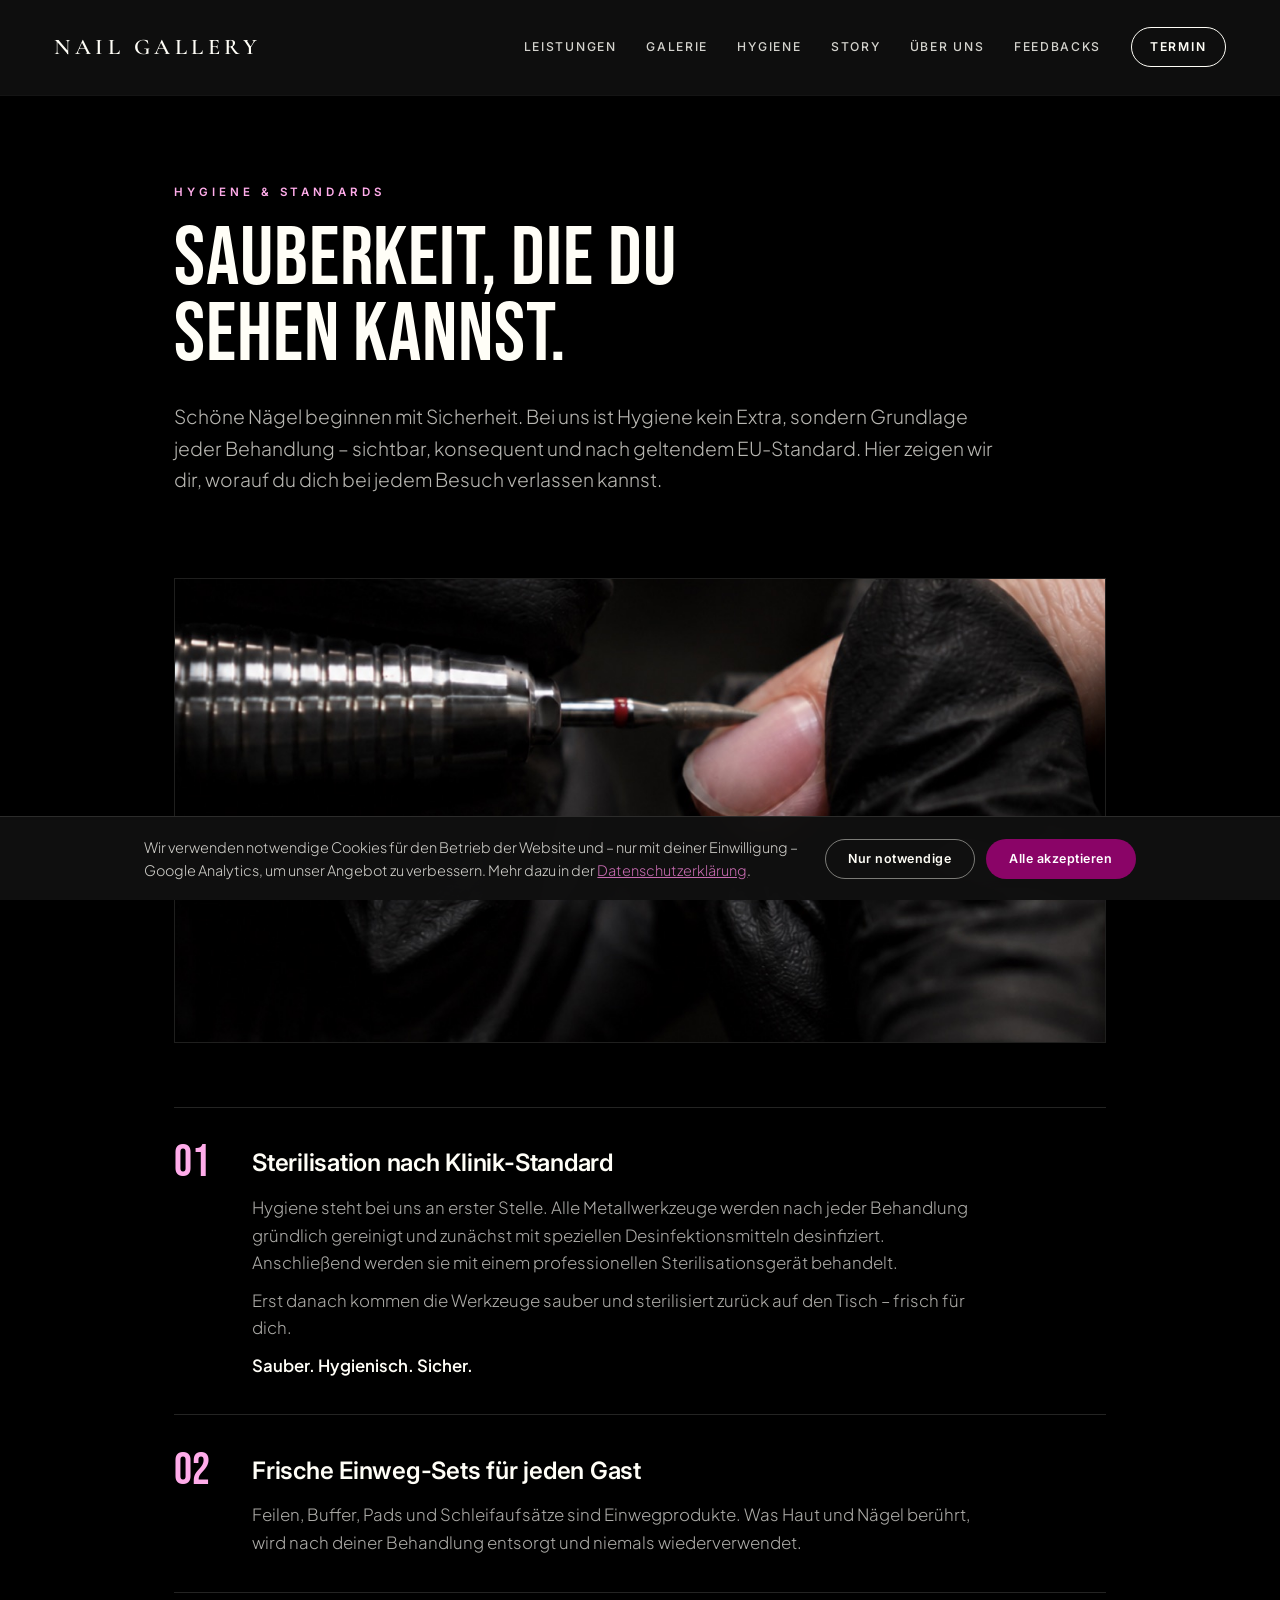
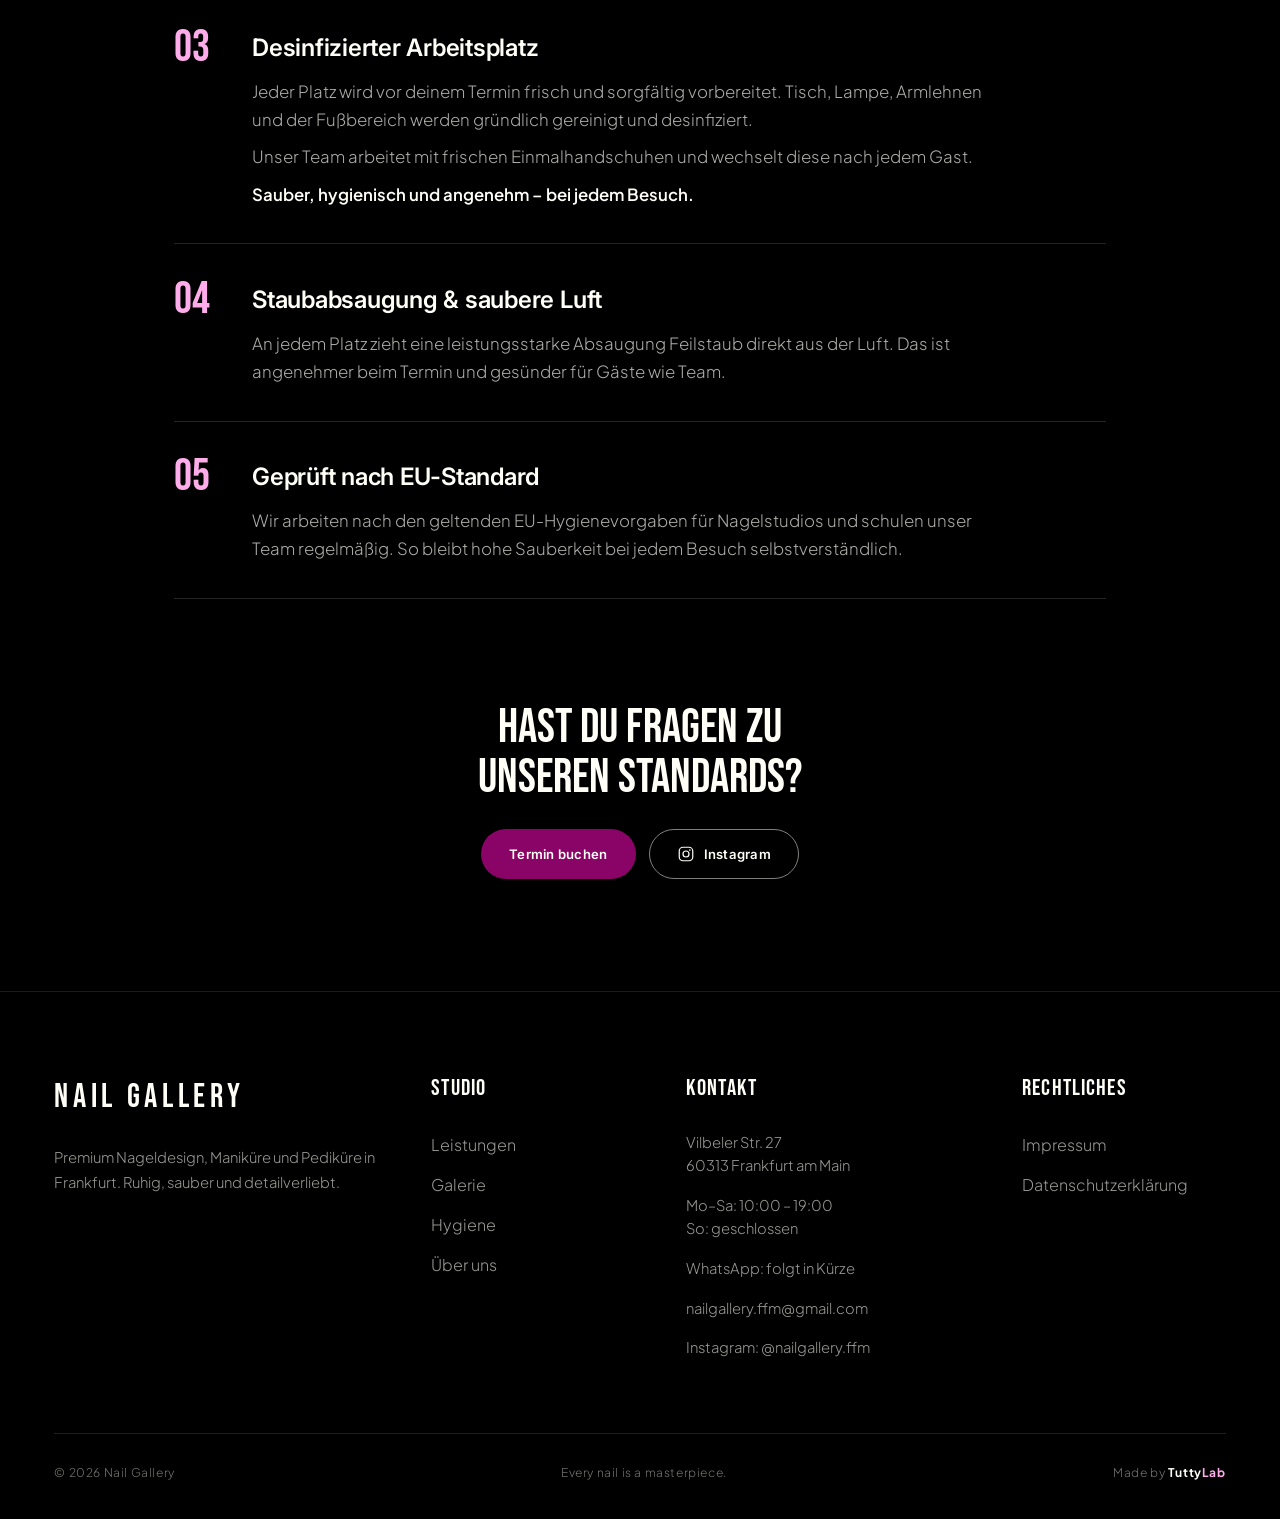
<file: hygiene.html>
<!DOCTYPE html>
<html lang="de">
<head>
<meta charset="UTF-8">
<meta name="viewport" content="width=device-width, initial-scale=1.0">
<title>Hygienestandards &middot; Nail Gallery</title>
<meta name="description" content="Hygiene im Nagelstudio Nail Gallery an der Konstablerwache: Sterilisation nach Klinik-Standard, frische Einweg-Sets, desinfizierte Arbeitspl&auml;tze und Staubabsaugung nach EU-Vorgaben.">
<meta name="keywords" content="Nagelstudio Hygiene, Nagelstudio Konstablerwache, Nagelstudio Vilbeler Straße, Nagelstudio Frankfurt, Nageldesign, sterile Werkzeuge">
<link rel="canonical" href="https://nailgalleryfrankfurt.de/hygiene.html">
<meta name="robots" content="index, follow">
<meta name="theme-color" content="#0d0d0d">
<meta property="og:type" content="website">
<meta property="og:site_name" content="Nail Gallery">
<meta property="og:locale" content="de_DE">
<meta property="og:title" content="Hygienestandards &middot; Nail Gallery">
<meta property="og:description" content="Hygiene im Nagelstudio Nail Gallery an der Konstablerwache: Sterilisation nach Klinik-Standard, frische Einweg-Sets, desinfizierte Arbeitspl&auml;tze und Staubabsaugung nach EU-Vorgaben.">
<meta property="og:url" content="https://nailgalleryfrankfurt.de/hygiene.html">
<meta property="og:image" content="https://nailgalleryfrankfurt.de/assets/art-meets-nails.jpeg">
<meta name="twitter:card" content="summary_large_image">
<meta name="twitter:title" content="Hygienestandards &middot; Nail Gallery">
<meta name="twitter:description" content="Hygiene im Nagelstudio Nail Gallery an der Konstablerwache: Sterilisation nach Klinik-Standard, frische Einweg-Sets, desinfizierte Arbeitspl&auml;tze und Staubabsaugung nach EU-Vorgaben.">
<meta name="twitter:image" content="https://nailgalleryfrankfurt.de/assets/art-meets-nails.jpeg">

<link rel="preconnect" href="https://fonts.googleapis.com">
<link rel="preconnect" href="https://fonts.gstatic.com" crossorigin>
<link href="https://fonts.googleapis.com/css2?family=Bebas+Neue&family=Cormorant+Garamond:wght@500;600;700&family=Inter:wght@300;400;500;600&family=Plus+Jakarta+Sans:wght@300;400;500&display=swap" rel="stylesheet">
<link rel="stylesheet" href="styles.css?v=10">
<style>
  body.subpage{background:var(--black)}
  .subpage nav{background:rgba(16,16,16,.9);-webkit-backdrop-filter:blur(14px);backdrop-filter:blur(14px);box-shadow:0 1px 0 rgba(255,254,247,.08)}
  .subpage nav .brand,.subpage nav .meta{color:var(--cream)}
  .subpage nav a{text-decoration:none}
  .subpage nav .meta{opacity:.85;transition:opacity .3s ease}
  .subpage nav .meta:hover{opacity:1}
  .subpage .btn--ghost{color:var(--cream);border-color:rgba(255,254,247,.5)}
  .subpage .btn--ghost:hover{background:rgba(255,254,247,.12)}

  .hy-hero{max-width:1040px;margin:0 auto;padding:clamp(7.5rem,15vw,11rem) clamp(1.3rem,5vw,3.4rem) clamp(1.5rem,4vw,2.5rem)}
  .hy-kicker{font-family:var(--font-sans);font-weight:600;font-size:.72rem;letter-spacing:.34em;text-transform:uppercase;color:var(--pink)}
  .hy-title{font-family:var(--font-display);font-weight:400;line-height:.92;letter-spacing:.01em;color:var(--cream);
    font-size:clamp(2.6rem,8vw,5.2rem);margin:1.1rem 0 0;max-width:16ch}
  .hy-lead{margin-top:1.7rem;font-family:var(--font-body);font-weight:300;line-height:1.65;
    font-size:clamp(1rem,1.6vw,1.2rem);color:rgba(255,254,247,.72);max-width:60ch}
  .hy-figure{max-width:1040px;margin:clamp(1.5rem,4vw,2.6rem) auto 0;padding:0 clamp(1.3rem,5vw,3.4rem)}
  .hy-figure .frame{overflow:hidden;border:1px solid rgba(255,254,247,.12);aspect-ratio:16/8}
  .hy-figure img{width:100%;height:100%;object-fit:cover;object-position:50% 60%;display:block}

  .standards{max-width:1040px;margin:0 auto;padding:clamp(2.5rem,6vw,4rem) clamp(1.3rem,5vw,3.4rem) clamp(1.5rem,4vw,2.5rem)}
  .std{display:grid;grid-template-columns:auto 1fr;gap:clamp(1rem,4vw,2.6rem);
    padding:clamp(1.6rem,3.5vw,2.2rem) 0;border-top:1px solid rgba(255,254,247,.14)}
  .std:last-child{border-bottom:1px solid rgba(255,254,247,.14)}
  .std .n{font-family:var(--font-display);font-weight:400;font-size:clamp(1.8rem,4vw,2.8rem);color:var(--pink);line-height:.9}
  .std h3{font-family:var(--font-sans);font-weight:600;font-size:clamp(1.15rem,2.2vw,1.5rem);color:var(--cream);letter-spacing:-.01em}
  .std p{margin-top:.6rem;font-family:var(--font-body);font-weight:300;line-height:1.65;
    font-size:clamp(.95rem,1.4vw,1.05rem);color:rgba(255,254,247,.68);max-width:62ch}

  .hy-cta{max-width:1040px;margin:0 auto;padding:clamp(2.5rem,6vw,4rem) clamp(1.3rem,5vw,3.4rem) clamp(5rem,10vw,7rem);text-align:center}
  .hy-cta h3{font-family:var(--font-display);font-weight:400;font-size:clamp(1.8rem,4.5vw,3rem);line-height:1.05;margin:0 auto 1.6rem;max-width:20ch;color:var(--cream)}
  .hy-cta .cta-row{justify-content:center;margin-top:0}
</style>
</head>
<body data-theme="dark" class="subpage">

<nav>
  <a class="brand" href="index.html">Nail&nbsp;Gallery</a>
  <button class="nav-toggle" aria-label="Men&uuml; &ouml;ffnen" aria-expanded="false"><span></span><span></span><span></span></button>
  <div class="nav-menu">
    <a href="leistungen.html">Leistungen</a>
    <a href="galerie.html">Galerie</a>
    <a href="hygiene.html">Hygiene</a>
    <a href="story.html">Story</a>
    <a href="ueber-uns.html">&Uuml;ber&nbsp;uns</a>
    <a href="feedbacks.html">Feedbacks</a>
    <a class="nav-cta" href="#" data-booking="todo">Termin</a>
  </div>
</nav>

<section class="hy-hero">
  <span class="hy-kicker reveal">Hygiene &amp; Standards</span>
  <h1 class="hy-title reveal">Sauberkeit, die du sehen kannst.</h1>
  <p class="hy-lead reveal">Sch&ouml;ne N&auml;gel beginnen mit Sicherheit. Bei uns ist Hygiene kein Extra, sondern Grundlage jeder Behandlung &ndash; sichtbar, konsequent und nach geltendem EU-Standard. Hier zeigen wir dir, worauf du dich bei jedem Besuch verlassen kannst.</p>
</section>

<div class="hy-figure reveal">
  <div class="frame"><img src="assets/hygiene.jpg" alt="Sterile Werkzeuge und Einweg-Produkte – Hygiene im Nagelstudio Frankfurt"></div>
</div>

<section class="standards">
  <div class="std reveal">
    <div class="n">01</div>
    <div>
      <h3>Sterilisation nach Klinik-Standard</h3>
      <p>Hygiene steht bei uns an erster Stelle. Alle Metallwerkzeuge werden nach jeder Behandlung gr&uuml;ndlich gereinigt und zun&auml;chst mit speziellen Desinfektionsmitteln desinfiziert. Anschlie&szlig;end werden sie mit einem professionellen Sterilisationsger&auml;t behandelt.</p>
      <p>Erst danach kommen die Werkzeuge sauber und sterilisiert zur&uuml;ck auf den Tisch &ndash; frisch f&uuml;r dich.</p>
      <p><b style="color:var(--cream);font-weight:600">Sauber. Hygienisch. Sicher.</b></p>
    </div>
  </div>
  <div class="std reveal">
    <div class="n">02</div>
    <div>
      <h3>Frische Einweg-Sets f&uuml;r jeden Gast</h3>
      <p>Feilen, Buffer, Pads und Schleifaufs&auml;tze sind Einwegprodukte. Was Haut und N&auml;gel ber&uuml;hrt, wird nach deiner Behandlung entsorgt und niemals wiederverwendet.</p>
    </div>
  </div>
  <div class="std reveal">
    <div class="n">03</div>
    <div>
      <h3>Desinfizierter Arbeitsplatz</h3>
      <p>Jeder Platz wird vor deinem Termin frisch und sorgf&auml;ltig vorbereitet. Tisch, Lampe, Armlehnen und der Fu&szlig;bereich werden gr&uuml;ndlich gereinigt und desinfiziert.</p>
      <p>Unser Team arbeitet mit frischen Einmalhandschuhen und wechselt diese nach jedem Gast.</p>
      <p><b style="color:var(--cream);font-weight:600">Sauber, hygienisch und angenehm &ndash; bei jedem Besuch.</b></p>
    </div>
  </div>
  <div class="std reveal">
    <div class="n">04</div>
    <div>
      <h3>Staubabsaugung &amp; saubere Luft</h3>
      <p>An jedem Platz zieht eine leistungsstarke Absaugung Feilstaub direkt aus der Luft. Das ist angenehmer beim Termin und gesünder f&uuml;r G&auml;ste wie Team.</p>
    </div>
  </div>
  <div class="std reveal">
    <div class="n">05</div>
    <div>
      <h3>Gepr&uuml;ft nach EU-Standard</h3>
      <p>Wir arbeiten nach den geltenden EU-Hygienevorgaben f&uuml;r Nagelstudios und schulen unser Team regelm&auml;&szlig;ig. So bleibt hohe Sauberkeit bei jedem Besuch selbstverst&auml;ndlich.</p>
    </div>
  </div>
</section>

<section class="hy-cta">
  <div class="reveal">
    <h3>Hast du Fragen zu unseren Standards?</h3>
    <div class="cta-row">
      <a class="btn btn--primary" href="#" data-booking="todo">Termin buchen</a>
      <a class="btn btn--ghost" href="https://www.instagram.com/nailgallery.ffm/" target="_blank" rel="noopener"><svg viewBox="0 0 24 24" fill="none" stroke="currentColor" stroke-width="1.6"><rect x="3" y="3" width="18" height="18" rx="5"/><circle cx="12" cy="12" r="4"/><circle cx="17.2" cy="6.8" r="1.1" fill="currentColor" stroke="none"/></svg>Instagram</a>
    </div>
  </div>
</section>

<footer class="footer" id="kontakt">
  <div class="footer-inner">
    <div class="footer-cols">
      <div class="footer-brand-col reveal">
        <div class="footer-brand">Nail&nbsp;Gallery</div>
        <p class="footer-tagline">Premium Nageldesign, Manik&uuml;re und Pedik&uuml;re in Frankfurt. Ruhig, sauber und detailverliebt.</p>
      </div>
      <div class="footer-col reveal">
        <h4>Studio</h4>
        <ul>
          <li><a href="leistungen.html">Leistungen</a></li>
          <li><a href="galerie.html">Galerie</a></li>
          <li><a href="hygiene.html">Hygiene</a></li>
          <li><a href="index.html#ueber-uns">&Uuml;ber uns</a></li>
        </ul>
      </div>
      <div class="footer-col footer-contact reveal">
        <h4>Kontakt</h4>
        <p>Vilbeler Str. 27<br>60313 Frankfurt am Main</p>
        <p>Mo&#8211;Sa: 10:00 &#8211; 19:00<br>So: geschlossen</p>
        <p>WhatsApp: folgt in K&uuml;rze</p>
        <p><a href="mailto:nailgallery.ffm@gmail.com">nailgallery.ffm@gmail.com</a></p>
        <p><a href="https://www.instagram.com/nailgallery.ffm/" target="_blank" rel="noopener">Instagram: @nailgallery.ffm</a></p>
      </div>
      <div class="footer-col reveal">
        <h4>Rechtliches</h4>
        <ul>
          <li><a href="impressum.html">Impressum</a></li>
          <li><a href="datenschutz.html">Datenschutzerkl&auml;rung</a></li>
        </ul>
      </div>
    </div>
    <div class="footer-bottom">
      <span>&copy; 2026 Nail Gallery</span>
      <span>Every nail is a masterpiece.</span>
      <a class="footer-made" href="https://tuttylab.vn/" target="_blank" rel="noopener">Made by <b>Tutty<span class="lab">Lab</span></b></a>
    </div>
  </div>
</footer>

<script>
  var io=new IntersectionObserver(function(es){es.forEach(function(e){if(e.isIntersecting){e.target.classList.add('in');io.unobserve(e.target);}});},{threshold:.12,rootMargin:'0px 0px -5% 0px'});
  document.querySelectorAll('.reveal').forEach(function(el,i){el.style.transitionDelay=(Math.min(i%5,4)*70)+'ms';io.observe(el);});
  var nav=document.querySelector('nav');
  function onScroll(){nav.classList.toggle('nav--scrolled', window.scrollY>40);}
  addEventListener('scroll',onScroll,{passive:true}); onScroll();
  // mobile nav toggle
  (function(){var t=document.querySelector('.nav-toggle');if(!t)return;
    t.addEventListener('click',function(){var o=document.body.classList.toggle('nav-open');t.setAttribute('aria-expanded',o?'true':'false');});
    document.querySelectorAll('.nav-menu a').forEach(function(a){a.addEventListener('click',function(){document.body.classList.remove('nav-open');t.setAttribute('aria-expanded','false');});});
  })();
</script>
<script src="lightbox.js?v=2"></script>
<script src="consent.js?v=1"></script>
</body>
</html>
</file>
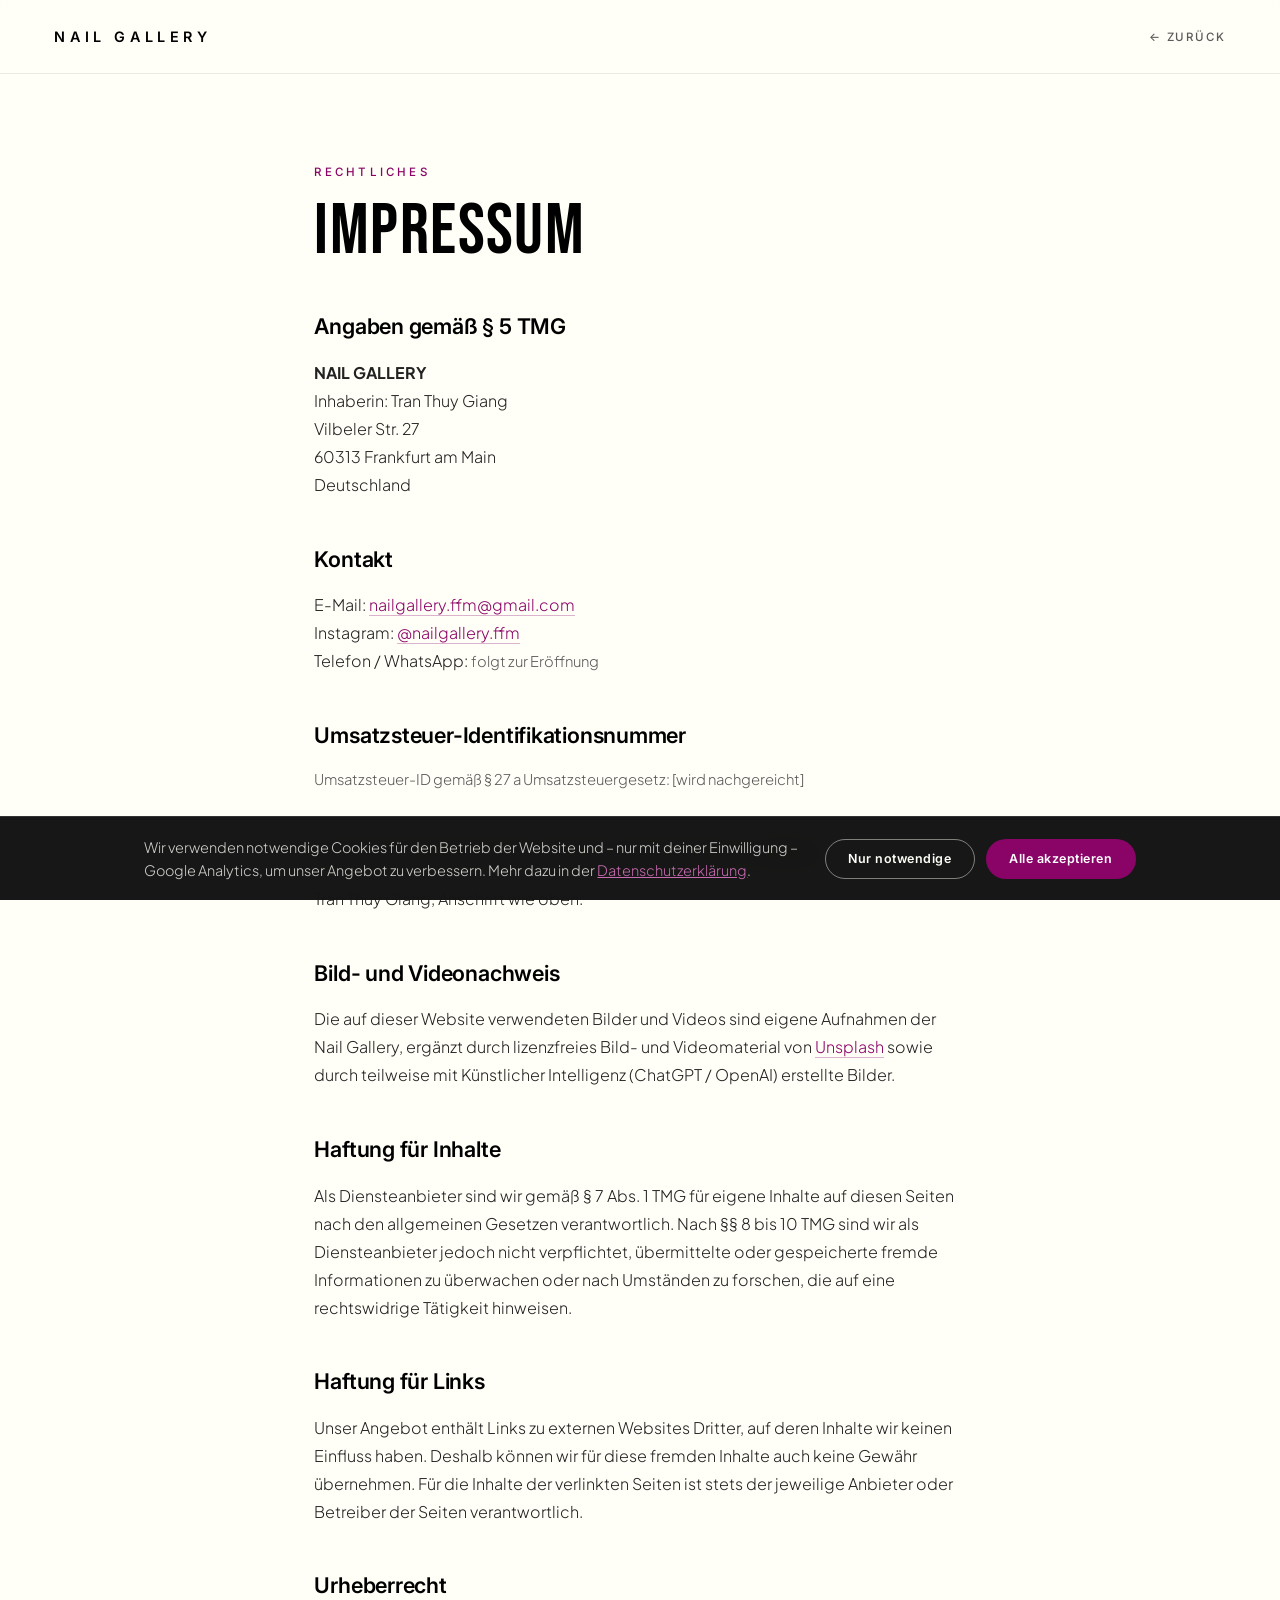
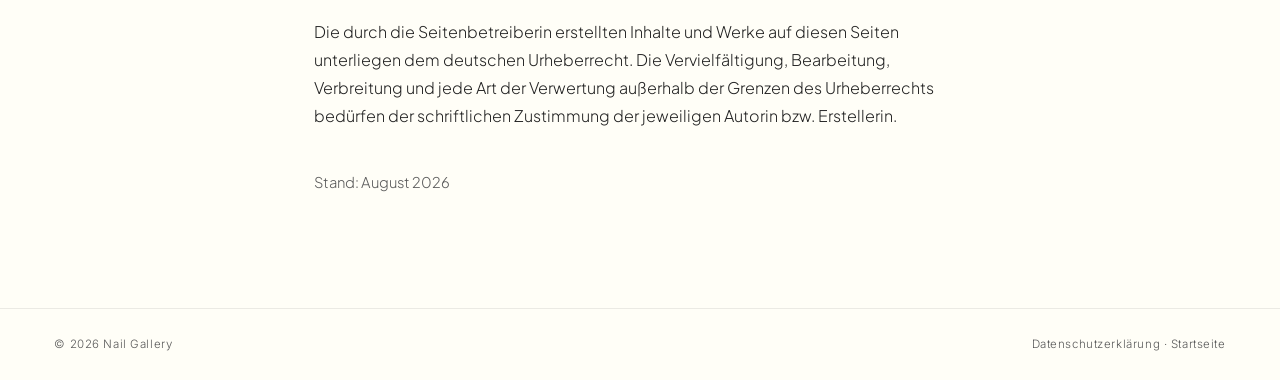
<file: impressum.html>
<!DOCTYPE html>
<html lang="de">
<head>
<meta charset="UTF-8">
<meta name="viewport" content="width=device-width, initial-scale=1.0">
<title>Impressum · Nail Gallery</title>
<meta name="description" content="Impressum der Nail Gallery, Frankfurt am Main.">
<meta name="robots" content="noindex">
<link rel="preconnect" href="https://fonts.googleapis.com">
<link rel="preconnect" href="https://fonts.gstatic.com" crossorigin>
<link href="https://fonts.googleapis.com/css2?family=Bebas+Neue&family=Cormorant+Garamond:wght@500;600;700&family=Inter:wght@300;400;500;600&family=Plus+Jakarta+Sans:wght@300;400;500&display=swap" rel="stylesheet">
<style>
:root{
  --black:#000000; --cream:#FFFEF7; --muted:#5a5a5a; --magenta:#8A0467;
  --font-display:'Bebas Neue',sans-serif; --font-sans:'Inter',sans-serif; --font-body:'Plus Jakarta Sans',sans-serif;
}
*{margin:0;padding:0;box-sizing:border-box}
html{scroll-behavior:smooth}
body{background:var(--cream);color:var(--black);font-family:var(--font-body);font-weight:300;line-height:1.75;-webkit-font-smoothing:antialiased}
a{color:inherit}
.legal-nav{position:sticky;top:0;z-index:10;display:flex;align-items:center;justify-content:space-between;
  padding:1.5rem clamp(1.3rem,5vw,3.4rem);background:rgba(255,254,247,.9);backdrop-filter:blur(8px);
  border-bottom:1px solid rgba(0,0,0,.08)}
.legal-nav .brand{font-family:var(--font-sans);font-weight:600;font-size:.9rem;letter-spacing:.32em;text-transform:uppercase;text-decoration:none;color:var(--black)}
.legal-nav .back{font-family:var(--font-sans);font-weight:500;font-size:.72rem;letter-spacing:.16em;text-transform:uppercase;text-decoration:none;color:var(--muted);transition:color .3s}
.legal-nav .back:hover{color:var(--magenta)}
.legal{max-width:760px;margin:0 auto;padding:clamp(3rem,7vw,5.5rem) clamp(1.3rem,5vw,3.4rem) clamp(4rem,8vw,6rem)}
.legal .kicker{font-family:var(--font-sans);font-weight:500;font-size:.72rem;letter-spacing:.28em;text-transform:uppercase;color:var(--magenta)}
.legal h1{font-family:var(--font-display);font-weight:400;text-transform:uppercase;letter-spacing:.02em;line-height:.95;
  font-size:clamp(2.8rem,8vw,4.5rem);margin:.8rem 0 2.5rem}
.legal h2{font-family:var(--font-sans);font-weight:600;font-size:clamp(1.1rem,2vw,1.35rem);letter-spacing:-.01em;
  margin:2.6rem 0 .8rem}
.legal p{margin-bottom:1rem;font-size:1rem;color:#222}
.legal address{font-style:normal;margin-bottom:1rem;font-size:1rem;color:#222}
.legal a[href^="mailto"],.legal a[href^="http"]{color:var(--magenta);text-decoration:none;border-bottom:1px solid rgba(138,4,103,.3)}
.legal a[href^="mailto"]:hover,.legal a[href^="http"]:hover{border-color:var(--magenta)}
.legal .muted{color:var(--muted);font-size:.92rem}
.legal-foot{border-top:1px solid rgba(0,0,0,.08);padding:1.6rem clamp(1.3rem,5vw,3.4rem);
  display:flex;justify-content:space-between;gap:1rem;flex-wrap:wrap;
  font-family:var(--font-sans);font-size:.72rem;letter-spacing:.05em;color:var(--muted)}
.legal-foot a{color:var(--muted);text-decoration:none}
.legal-foot a:hover{color:var(--magenta)}
</style>
</head>
<body>

<nav class="legal-nav">
  <a class="brand" href="index.html">Nail&nbsp;Gallery</a>
  <a class="back" href="index.html">&larr; Zur&uuml;ck</a>
</nav>

<main class="legal">
  <p class="kicker">Rechtliches</p>
  <h1>Impressum</h1>

  <h2>Angaben gem&auml;&szlig; &sect; 5 TMG</h2>
  <address>
    <strong>NAIL GALLERY</strong><br>
    Inhaberin: Tran Thuy Giang<br>
    Vilbeler Str. 27<br>
    60313 Frankfurt am Main<br>
    Deutschland
  </address>

  <h2>Kontakt</h2>
  <p>
    E-Mail: <a href="mailto:nailgallery.ffm@gmail.com">nailgallery.ffm@gmail.com</a><br>
    Instagram: <a href="https://www.instagram.com/nailgallery.ffm/" target="_blank" rel="noopener">@nailgallery.ffm</a><br>
    Telefon / WhatsApp: <span class="muted">folgt zur Er&ouml;ffnung</span>
  </p>

  <h2>Umsatzsteuer-Identifikationsnummer</h2>
  <p class="muted">Umsatzsteuer-ID gem&auml;&szlig; &sect; 27&nbsp;a Umsatzsteuergesetz: [wird nachgereicht]</p>

  <h2>Verantwortlich f&uuml;r den Inhalt nach &sect; 18 Abs. 2 MStV</h2>
  <p>Tran Thuy Giang, Anschrift wie oben.</p>

  <h2>Bild- und Videonachweis</h2>
  <p>Die auf dieser Website verwendeten Bilder und Videos sind eigene Aufnahmen der Nail Gallery, erg&auml;nzt durch lizenzfreies Bild- und Videomaterial von <a href="https://unsplash.com" target="_blank" rel="noopener">Unsplash</a> sowie durch teilweise mit K&uuml;nstlicher Intelligenz (ChatGPT / OpenAI) erstellte Bilder.</p>

  <h2>Haftung f&uuml;r Inhalte</h2>
  <p>Als Diensteanbieter sind wir gem&auml;&szlig; &sect; 7 Abs. 1 TMG f&uuml;r eigene Inhalte auf diesen Seiten nach den allgemeinen Gesetzen verantwortlich. Nach &sect;&sect; 8 bis 10 TMG sind wir als Diensteanbieter jedoch nicht verpflichtet, &uuml;bermittelte oder gespeicherte fremde Informationen zu &uuml;berwachen oder nach Umst&auml;nden zu forschen, die auf eine rechtswidrige T&auml;tigkeit hinweisen.</p>

  <h2>Haftung f&uuml;r Links</h2>
  <p>Unser Angebot enth&auml;lt Links zu externen Websites Dritter, auf deren Inhalte wir keinen Einfluss haben. Deshalb k&ouml;nnen wir f&uuml;r diese fremden Inhalte auch keine Gew&auml;hr &uuml;bernehmen. F&uuml;r die Inhalte der verlinkten Seiten ist stets der jeweilige Anbieter oder Betreiber der Seiten verantwortlich.</p>

  <h2>Urheberrecht</h2>
  <p>Die durch die Seitenbetreiberin erstellten Inhalte und Werke auf diesen Seiten unterliegen dem deutschen Urheberrecht. Die Vervielf&auml;ltigung, Bearbeitung, Verbreitung und jede Art der Verwertung au&szlig;erhalb der Grenzen des Urheberrechts bed&uuml;rfen der schriftlichen Zustimmung der jeweiligen Autorin bzw. Erstellerin.</p>

  <p class="muted" style="margin-top:2.5rem">Stand: August 2026</p>
</main>

<footer class="legal-foot">
  <span>&copy; 2026 Nail Gallery</span>
  <span><a href="datenschutz.html">Datenschutzerkl&auml;rung</a> &middot; <a href="index.html">Startseite</a></span>
</footer>

<script src="consent.js?v=1"></script>
</body>
</html>
</file>
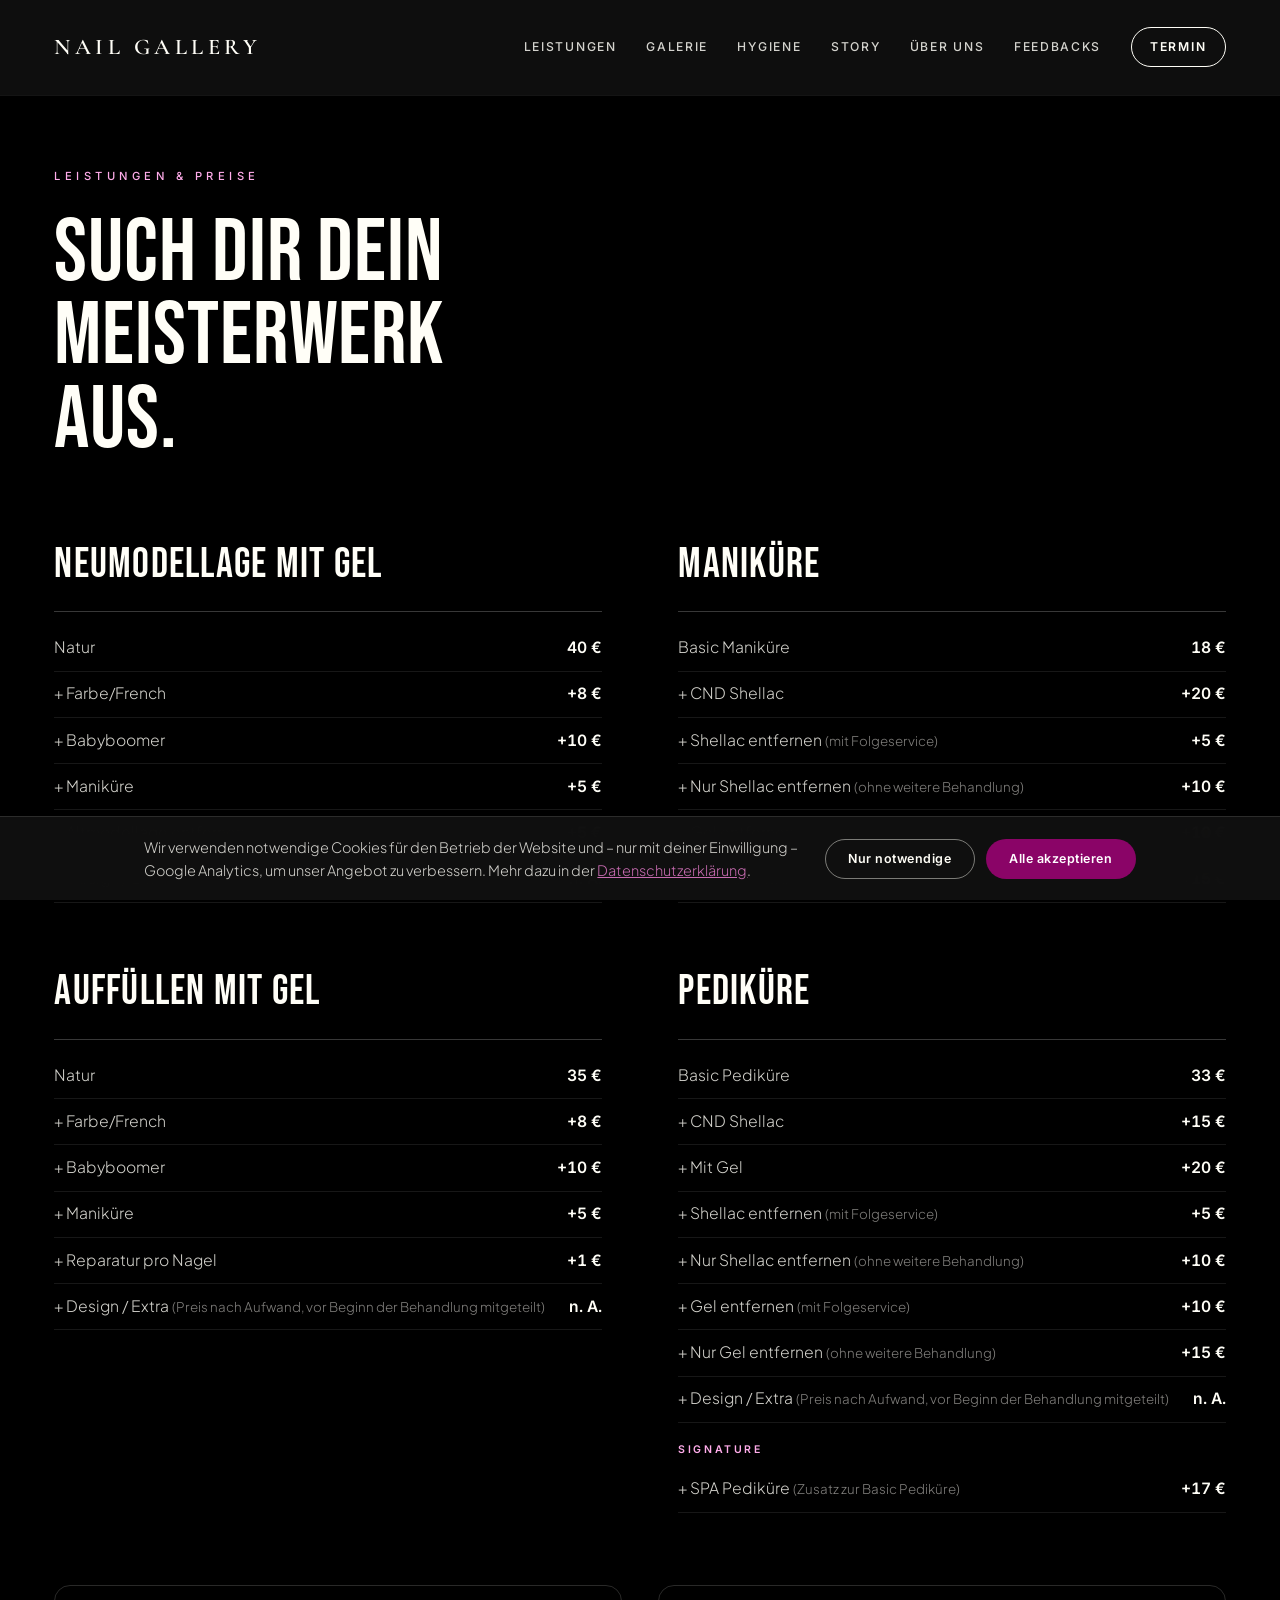
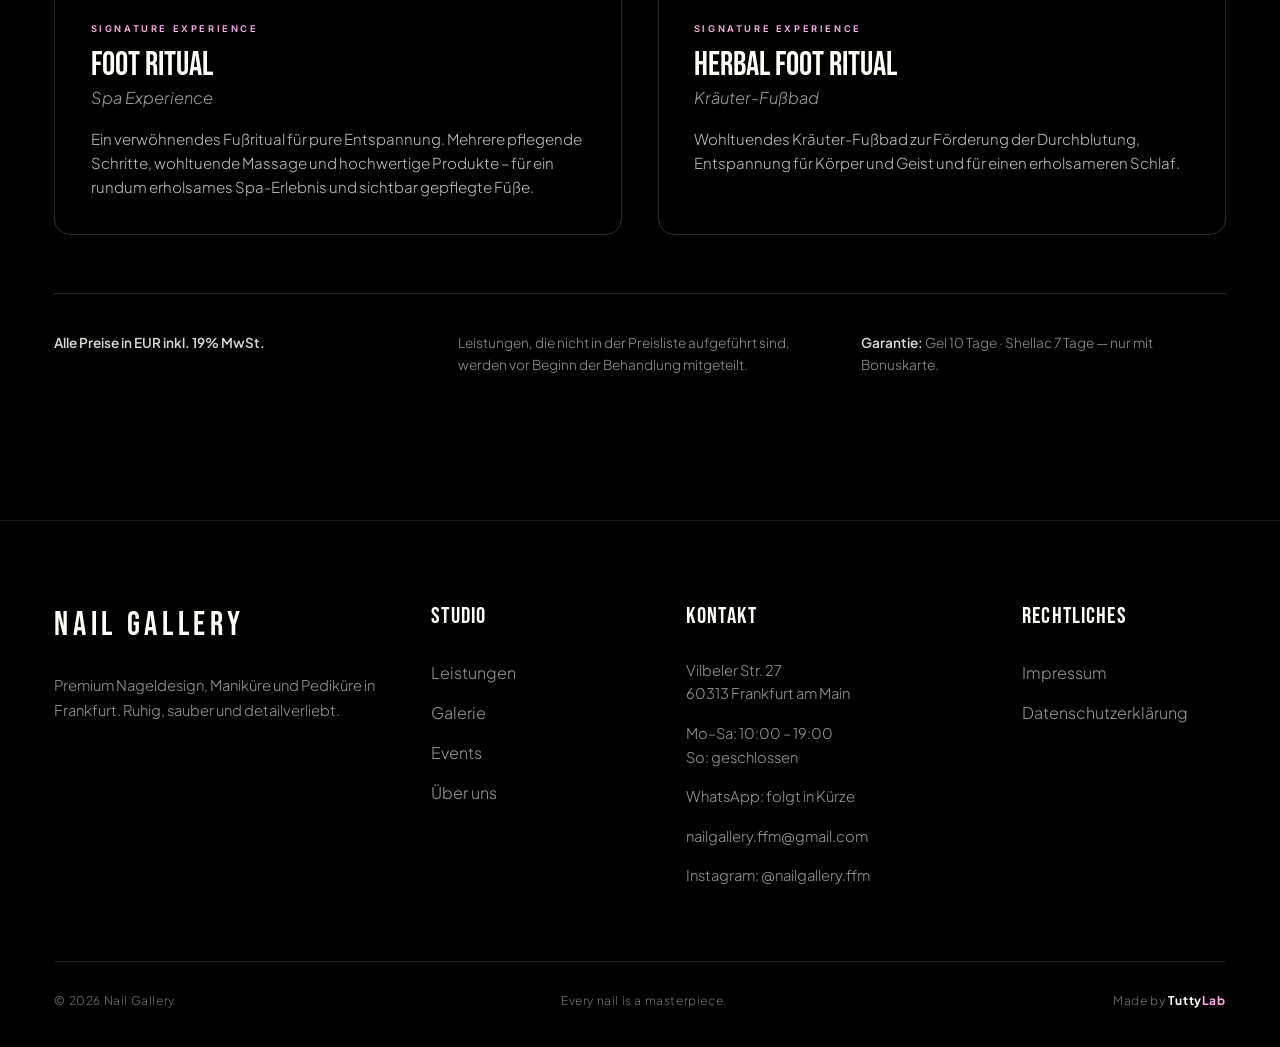
<file: leistungen.html>
<!DOCTYPE html>
<html lang="de">
<head>
<meta charset="UTF-8">
<meta name="viewport" content="width=device-width, initial-scale=1.0">
<title>Leistungen &amp; Preise &middot; Nail Gallery</title>
<meta name="description" content="Preisliste und Leistungen von Nail Gallery Frankfurt: Nageldesign, Neumodellage, Auff&uuml;llen, Manik&uuml;re, Pedik&uuml;re Spa und Signature Foot Rituals &ndash; an der Konstablerwache.">
<meta name="keywords" content="Nagelstudio Konstablerwache, Nagelstudio Vilbeler Straße, Nageldesign, Nail Design, Pediküre Spa, Maniküre Frankfurt, Preise Nagelstudio Frankfurt">
<link rel="canonical" href="https://nailgalleryfrankfurt.de/leistungen.html">
<meta name="robots" content="index, follow">
<meta name="theme-color" content="#0d0d0d">
<meta property="og:type" content="website">
<meta property="og:site_name" content="Nail Gallery">
<meta property="og:locale" content="de_DE">
<meta property="og:title" content="Leistungen &amp; Preise &middot; Nail Gallery">
<meta property="og:description" content="Preisliste und Leistungen von Nail Gallery Frankfurt: Nageldesign, Neumodellage, Auff&uuml;llen, Manik&uuml;re, Pedik&uuml;re Spa und Signature Foot Rituals &ndash; an der Konstablerwache.">
<meta property="og:url" content="https://nailgalleryfrankfurt.de/leistungen.html">
<meta property="og:image" content="https://nailgalleryfrankfurt.de/assets/art-meets-nails.jpeg">
<meta name="twitter:card" content="summary_large_image">
<meta name="twitter:title" content="Leistungen &amp; Preise &middot; Nail Gallery">
<meta name="twitter:description" content="Preisliste und Leistungen von Nail Gallery Frankfurt: Nageldesign, Neumodellage, Auff&uuml;llen, Manik&uuml;re, Pedik&uuml;re Spa und Signature Foot Rituals &ndash; an der Konstablerwache.">
<meta name="twitter:image" content="https://nailgalleryfrankfurt.de/assets/art-meets-nails.jpeg">

<link rel="preconnect" href="https://fonts.googleapis.com">
<link rel="preconnect" href="https://fonts.gstatic.com" crossorigin>
<link href="https://fonts.googleapis.com/css2?family=Bebas+Neue&family=Cormorant+Garamond:wght@500;600;700&family=Inter:wght@300;400;500;600&family=Plus+Jakarta+Sans:wght@300;400;500&display=swap" rel="stylesheet">
<link rel="stylesheet" href="styles.css?v=10">
<style>
  /* Unterseite: kein Hero dahinter -> Nav bekommt sofort einen Hintergrund */
  body.subpage{background:var(--black)}
  .subpage nav{background:rgba(16,16,16,.9);-webkit-backdrop-filter:blur(14px);backdrop-filter:blur(14px);box-shadow:0 1px 0 rgba(255,254,247,.08)}
  .subpage nav .brand,.subpage nav .meta{color:var(--cream)}
  .subpage nav a{text-decoration:none}
  .subpage nav .meta{opacity:.85;transition:opacity .3s ease}
  .subpage nav .meta:hover{opacity:1}
  .subpage .services{padding-top:clamp(7rem,14vw,10rem)}
  /* Preisliste-Seite: auf Mobile alle Kategorien offen (kein Accordion) */
  @media(max-width:720px){
    .subpage .menu-cat>.menu-body{max-height:none !important;opacity:1 !important}
    .subpage .menu-cat>h3{cursor:default;padding-right:0}
    .subpage .menu-cat>h3::after{display:none}
  }
</style>
</head>
<body data-theme="dark" class="subpage">

<nav>
  <a class="brand" href="index.html">Nail&nbsp;Gallery</a>
  <button class="nav-toggle" aria-label="Men&uuml; &ouml;ffnen" aria-expanded="false"><span></span><span></span><span></span></button>
  <div class="nav-menu">
    <a href="leistungen.html">Leistungen</a>
    <a href="galerie.html">Galerie</a>
    <a href="hygiene.html">Hygiene</a>
    <a href="story.html">Story</a>
    <a href="ueber-uns.html">&Uuml;ber&nbsp;uns</a>
    <a href="feedbacks.html">Feedbacks</a>
    <a class="nav-cta" href="#" data-booking="todo">Termin</a>
  </div>
</nav>

<section class="services" id="leistungen">
  <div class="services-inner">
    <span class="label eyebrow reveal">Leistungen &amp; Preise</span>
    <h2 class="reveal">Such dir dein Meisterwerk aus.</h2>

    <div class="menu">
      <div class="menu-cat reveal">
        <h3>Neumodellage mit Gel</h3>
        <div class="menu-body">
          <div class="menu-row"><span class="n">Natur</span><span class="p">40 €</span></div>
          <div class="menu-row"><span class="n">+ Farbe/French</span><span class="p">+8 €</span></div>
          <div class="menu-row"><span class="n">+ Babyboomer</span><span class="p">+10 €</span></div>
          <div class="menu-row"><span class="n">+ Maniküre</span><span class="p">+5 €</span></div>
          <div class="menu-row"><span class="n">+ Altmodellage entfernen <em>(beim Neumodellage)</em></span><span class="p">+5 €</span></div>
          <div class="menu-row"><span class="n">+ Design / Extra <em>(Preis nach Aufwand, vor Beginn der Behandlung mitgeteilt)</em></span><span class="p">n. A.</span></div>
        </div>
      </div>

      <div class="menu-cat reveal">
        <h3>Auffüllen mit Gel</h3>
        <div class="menu-body">
          <div class="menu-row"><span class="n">Natur</span><span class="p">35 €</span></div>
          <div class="menu-row"><span class="n">+ Farbe/French</span><span class="p">+8 €</span></div>
          <div class="menu-row"><span class="n">+ Babyboomer</span><span class="p">+10 €</span></div>
          <div class="menu-row"><span class="n">+ Maniküre</span><span class="p">+5 €</span></div>
          <div class="menu-row"><span class="n">+ Reparatur pro Nagel</span><span class="p">+1 €</span></div>
          <div class="menu-row"><span class="n">+ Design / Extra <em>(Preis nach Aufwand, vor Beginn der Behandlung mitgeteilt)</em></span><span class="p">n. A.</span></div>
        </div>
      </div>

      <div class="menu-cat reveal">
        <h3>Maniküre</h3>
        <div class="menu-body">
          <div class="menu-row"><span class="n">Basic Maniküre</span><span class="p">18 €</span></div>
          <div class="menu-row"><span class="n">+ CND Shellac</span><span class="p">+20 €</span></div>
          <div class="menu-row"><span class="n">+ Shellac entfernen <em>(mit Folgeservice)</em></span><span class="p">+5 €</span></div>
          <div class="menu-row"><span class="n">+ Nur Shellac entfernen <em>(ohne weitere Behandlung)</em></span><span class="p">+10 €</span></div>
          <div class="menu-row"><span class="n">+ Gel entfernen <em>(mit Folgeservice)</em></span><span class="p">+10 €</span></div>
          <div class="menu-row"><span class="n">+ Nur Gel entfernen <em>(ohne weitere Behandlung)</em></span><span class="p">+15 €</span></div>
        </div>
      </div>

      <div class="menu-cat reveal">
        <h3>Pediküre</h3>
        <div class="menu-body">
          <div class="menu-row"><span class="n">Basic Pediküre</span><span class="p">33 €</span></div>
          <div class="menu-row"><span class="n">+ CND Shellac</span><span class="p">+15 €</span></div>
          <div class="menu-row"><span class="n">+ Mit Gel</span><span class="p">+20 €</span></div>
          <div class="menu-row"><span class="n">+ Shellac entfernen <em>(mit Folgeservice)</em></span><span class="p">+5 €</span></div>
          <div class="menu-row"><span class="n">+ Nur Shellac entfernen <em>(ohne weitere Behandlung)</em></span><span class="p">+10 €</span></div>
          <div class="menu-row"><span class="n">+ Gel entfernen <em>(mit Folgeservice)</em></span><span class="p">+10 €</span></div>
          <div class="menu-row"><span class="n">+ Nur Gel entfernen <em>(ohne weitere Behandlung)</em></span><span class="p">+15 €</span></div>
          <div class="menu-row"><span class="n">+ Design / Extra <em>(Preis nach Aufwand, vor Beginn der Behandlung mitgeteilt)</em></span><span class="p">n. A.</span></div>
          <div class="menu-sub">
            <span class="slabel">Signature</span>
            <div class="menu-row"><span class="n">+ SPA Pediküre <em>(Zusatz zur Basic Pediküre)</em></span><span class="p">+17 €</span></div>
          </div>
        </div>
      </div>
    </div>

    <div class="rituals reveal">
      <div class="ritual">
        <span class="r-kicker">Signature Experience</span>
        <h4>Foot Ritual</h4>
        <p class="r-sub">Spa Experience</p>
        <p>Ein verwöhnendes Fußritual für pure Entspannung. Mehrere pflegende Schritte, wohltuende Massage und hochwertige Produkte – für ein rundum erholsames Spa-Erlebnis und sichtbar gepflegte Füße.</p>
      </div>
      <div class="ritual">
        <span class="r-kicker">Signature Experience</span>
        <h4>Herbal Foot Ritual</h4>
        <p class="r-sub">Kräuter-Fußbad</p>
        <p>Wohltuendes Kräuter-Fußbad zur Förderung der Durchblutung, Entspannung für Körper und Geist und für einen erholsameren Schlaf.</p>
      </div>
    </div>

    <div class="services-notes reveal">
      <p><b>Alle Preise in EUR inkl. 19% MwSt.</b></p>
      <p>Leistungen, die nicht in der Preisliste aufgeführt sind, werden vor Beginn der Behandlung mitgeteilt.</p>
      <p><b>Garantie:</b> Gel 10 Tage · Shellac 7 Tage — nur mit Bonuskarte.</p>
    </div>
  </div>
</section>

<footer class="footer" id="kontakt">
  <div class="footer-inner">
    <div class="footer-cols">
      <div class="footer-brand-col reveal">
        <div class="footer-brand">Nail&nbsp;Gallery</div>
        <p class="footer-tagline">Premium Nageldesign, Manik&uuml;re und Pedik&uuml;re in Frankfurt. Ruhig, sauber und detailverliebt.</p>
      </div>
      <div class="footer-col reveal">
        <h4>Studio</h4>
        <ul>
          <li><a href="leistungen.html">Leistungen</a></li>
          <li><a href="galerie.html">Galerie</a></li>
          <li><a href="index.html#events">Events</a></li>
          <li><a href="index.html#ueber-uns">&Uuml;ber uns</a></li>
        </ul>
      </div>
      <div class="footer-col footer-contact reveal">
        <h4>Kontakt</h4>
        <p>Vilbeler Str. 27<br>60313 Frankfurt am Main</p>
        <p>Mo&#8211;Sa: 10:00 &#8211; 19:00<br>So: geschlossen</p>
        <p>WhatsApp: folgt in K&uuml;rze</p>
        <p><a href="mailto:nailgallery.ffm@gmail.com">nailgallery.ffm@gmail.com</a></p>
        <p><a href="https://www.instagram.com/nailgallery.ffm/" target="_blank" rel="noopener" aria-label="Instagram">Instagram: @nailgallery.ffm</a></p>
      </div>
      <div class="footer-col reveal">
        <h4>Rechtliches</h4>
        <ul>
          <li><a href="impressum.html">Impressum</a></li>
          <li><a href="datenschutz.html">Datenschutzerkl&auml;rung</a></li>
        </ul>
      </div>
    </div>
    <div class="footer-bottom">
      <span>&copy; 2026 Nail Gallery</span>
      <span>Every nail is a masterpiece.</span>
      <a class="footer-made" href="https://tuttylab.vn/" target="_blank" rel="noopener">Made by <b>Tutty<span class="lab">Lab</span></b></a>
    </div>
  </div>
</footer>

<script>
  // reveal on scroll
  var io=new IntersectionObserver(function(es){es.forEach(function(e){if(e.isIntersecting){e.target.classList.add('in');io.unobserve(e.target);}});},{threshold:.14,rootMargin:'0px 0px -6% 0px'});
  document.querySelectorAll('.reveal').forEach(function(el,i){el.style.transitionDelay=(Math.min(i%5,4)*80)+'ms';io.observe(el);});
  // sticky nav shrink
  var nav=document.querySelector('nav');
  function onScroll(){nav.classList.toggle('nav--scrolled', window.scrollY>40);}
  addEventListener('scroll',onScroll,{passive:true}); onScroll();
  // Preisliste-Seite: kein Accordion — alle Kategorien bleiben offen.
  // mobile nav toggle
  (function(){var t=document.querySelector('.nav-toggle');if(!t)return;
    t.addEventListener('click',function(){var o=document.body.classList.toggle('nav-open');t.setAttribute('aria-expanded',o?'true':'false');});
    document.querySelectorAll('.nav-menu a').forEach(function(a){a.addEventListener('click',function(){document.body.classList.remove('nav-open');t.setAttribute('aria-expanded','false');});});
  })();
</script>
<script src="lightbox.js?v=2"></script>
<script src="consent.js?v=1"></script>
</body>
</html>
</file>
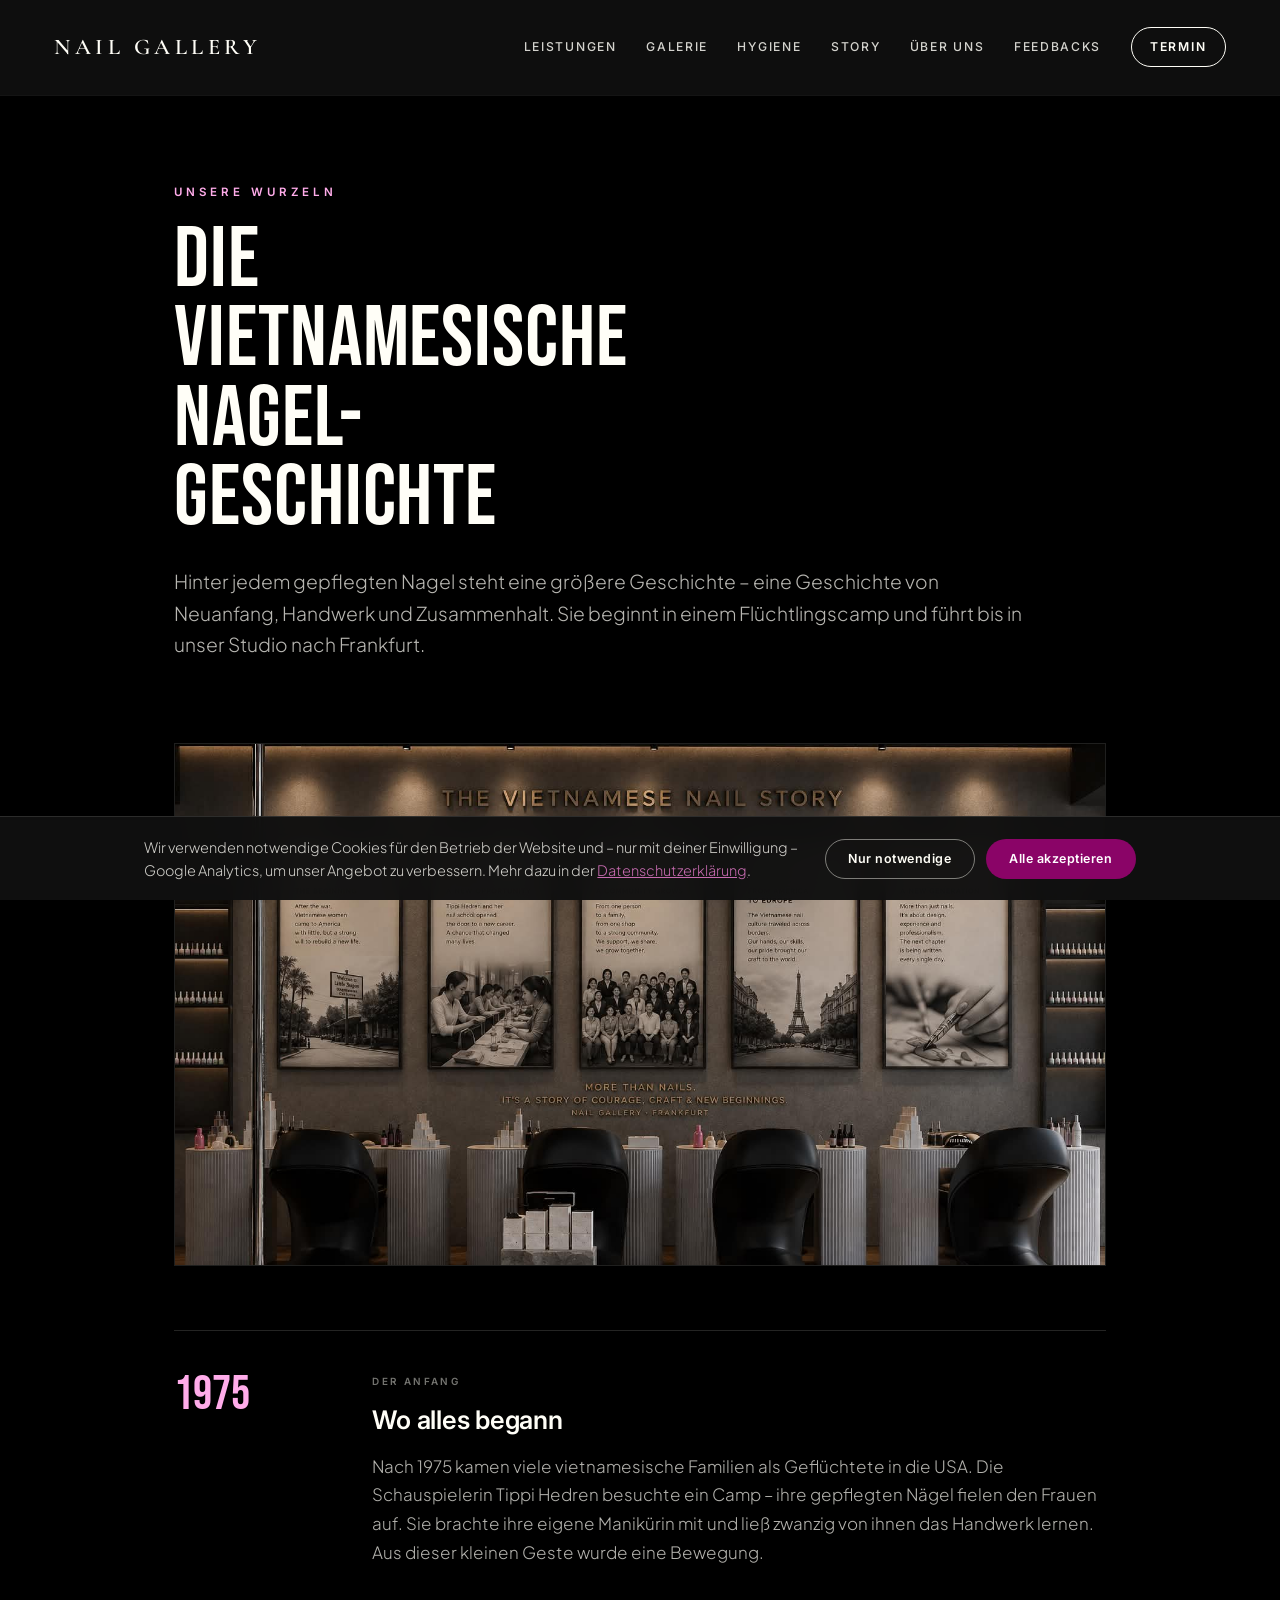
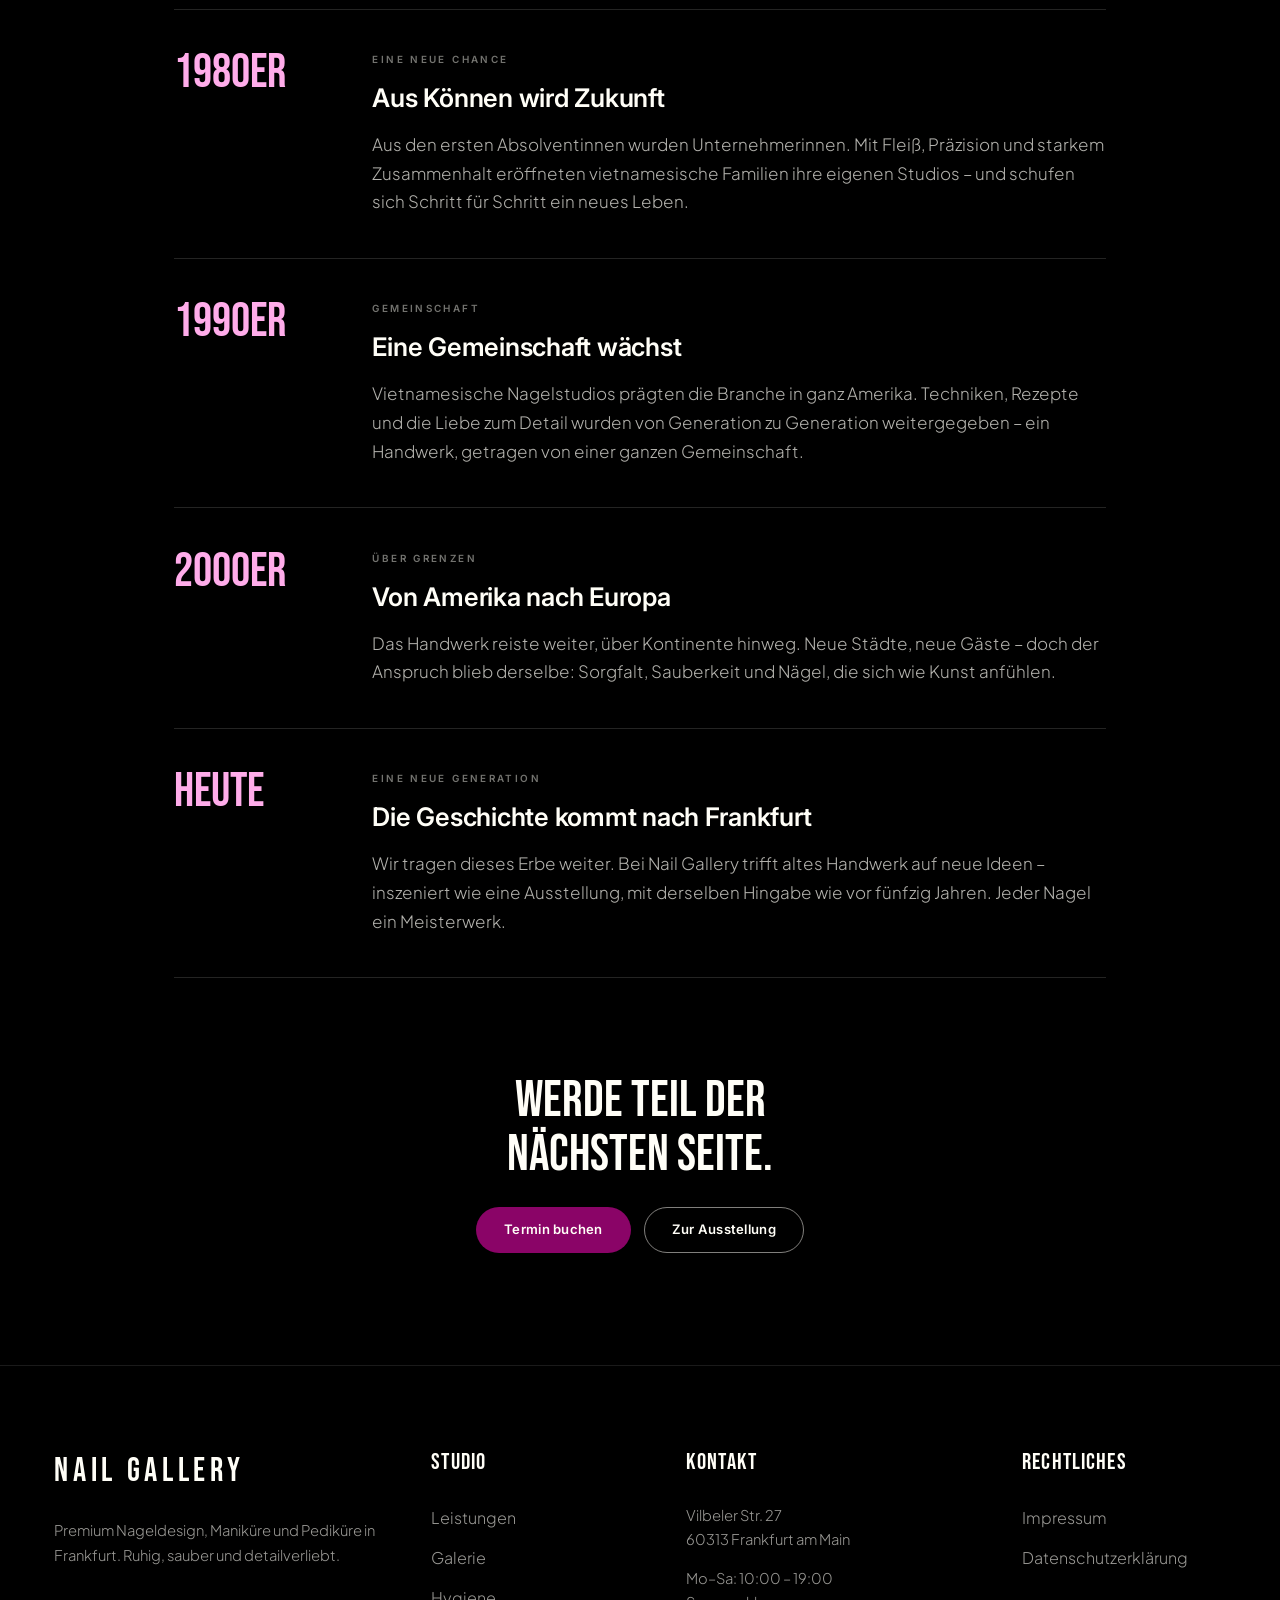
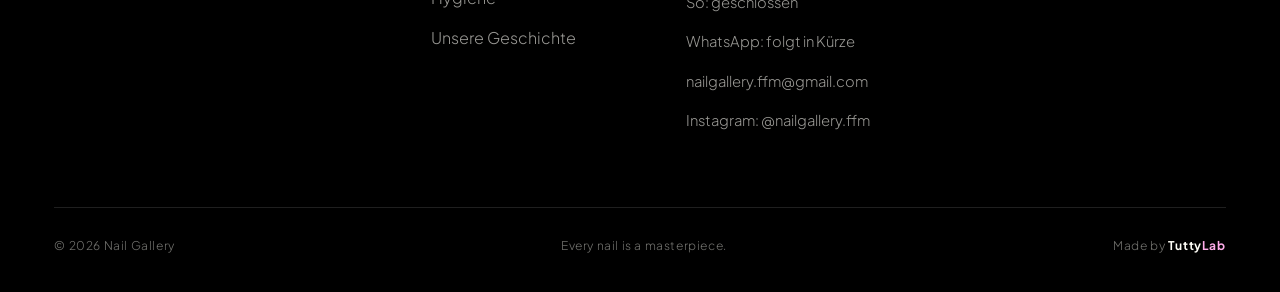
<file: story.html>
<!DOCTYPE html>
<html lang="de">
<head>
<meta charset="UTF-8">
<meta name="viewport" content="width=device-width, initial-scale=1.0">
<title>Die vietnamesische Nagel-Geschichte &middot; Nail Gallery</title>
<meta name="description" content="Von einem Fl&uuml;chtlingscamp 1975 bis nach Frankfurt: die Geschichte der vietnamesischen Nagelkunst und die Wurzeln von Nail Gallery.">
<link rel="canonical" href="https://nailgalleryfrankfurt.de/story.html">
<meta name="robots" content="index, follow">
<meta name="theme-color" content="#0d0d0d">
<meta property="og:type" content="website">
<meta property="og:site_name" content="Nail Gallery">
<meta property="og:locale" content="de_DE">
<meta property="og:title" content="Die vietnamesische Nagel-Geschichte &middot; Nail Gallery">
<meta property="og:description" content="Von einem Fl&uuml;chtlingscamp 1975 bis nach Frankfurt: die Geschichte der vietnamesischen Nagelkunst und die Wurzeln von Nail Gallery.">
<meta property="og:url" content="https://nailgalleryfrankfurt.de/story.html">
<meta property="og:image" content="https://nailgalleryfrankfurt.de/assets/art-meets-nails.jpeg">
<meta name="twitter:card" content="summary_large_image">
<meta name="twitter:title" content="Die vietnamesische Nagel-Geschichte &middot; Nail Gallery">
<meta name="twitter:description" content="Von einem Fl&uuml;chtlingscamp 1975 bis nach Frankfurt: die Geschichte der vietnamesischen Nagelkunst und die Wurzeln von Nail Gallery.">
<meta name="twitter:image" content="https://nailgalleryfrankfurt.de/assets/art-meets-nails.jpeg">

<link rel="preconnect" href="https://fonts.googleapis.com">
<link rel="preconnect" href="https://fonts.gstatic.com" crossorigin>
<link href="https://fonts.googleapis.com/css2?family=Bebas+Neue&family=Cormorant+Garamond:wght@500;600;700&family=Inter:wght@300;400;500;600&family=Plus+Jakarta+Sans:wght@300;400;500&display=swap" rel="stylesheet">
<link rel="stylesheet" href="styles.css?v=10">
<style>
  body.subpage{background:var(--black)}
  .subpage nav{background:rgba(16,16,16,.9);-webkit-backdrop-filter:blur(14px);backdrop-filter:blur(14px);box-shadow:0 1px 0 rgba(255,254,247,.08)}
  .subpage nav .brand,.subpage nav .meta{color:var(--cream)}
  .subpage nav a{text-decoration:none}
  .subpage nav .meta{opacity:.85;transition:opacity .3s ease}
  .subpage nav .meta:hover{opacity:1}
  .subpage .btn--ghost{color:var(--cream);border-color:rgba(255,254,247,.5)}
  .subpage .btn--ghost:hover{background:rgba(255,254,247,.12)}

  .story-hero{max-width:1040px;margin:0 auto;padding:clamp(7.5rem,15vw,11rem) clamp(1.3rem,5vw,3.4rem) clamp(1.5rem,4vw,2.5rem)}
  .story-kicker{font-family:var(--font-sans);font-weight:600;font-size:.72rem;letter-spacing:.34em;text-transform:uppercase;color:var(--pink)}
  .story-title{font-family:var(--font-display);font-weight:400;line-height:.92;letter-spacing:.01em;color:var(--cream);
    font-size:clamp(2.6rem,8vw,5.4rem);margin:1.1rem 0 0;max-width:15ch}
  .story-lead{margin-top:1.7rem;font-family:var(--font-body);font-weight:300;line-height:1.65;
    font-size:clamp(1rem,1.6vw,1.2rem);color:rgba(255,254,247,.72);max-width:62ch}
  .story-figure{max-width:1040px;margin:clamp(1.5rem,4vw,2.6rem) auto 0;padding:0 clamp(1.3rem,5vw,3.4rem)}
  .story-figure .frame{overflow:hidden;border:1px solid rgba(255,254,247,.12);aspect-ratio:16/9}
  .story-figure img{width:100%;height:100%;object-fit:cover;object-position:50% 40%;display:block}

  .chapters{max-width:1040px;margin:0 auto;padding:clamp(2.5rem,6vw,4rem) clamp(1.3rem,5vw,3.4rem) clamp(1rem,3vw,2rem)}
  .chapter{display:grid;grid-template-columns:minmax(84px,150px) 1fr;gap:clamp(1rem,4vw,3rem);
    padding:clamp(1.8rem,4vw,2.6rem) 0;border-top:1px solid rgba(255,254,247,.14)}
  .chapter:last-child{border-bottom:1px solid rgba(255,254,247,.14)}
  .chapter .year{font-family:var(--font-display);font-weight:400;font-size:clamp(1.9rem,4.4vw,3rem);color:var(--pink);line-height:.9}
  .chapter .ch-tag{display:block;font-family:var(--font-sans);font-weight:600;font-size:.62rem;letter-spacing:.24em;text-transform:uppercase;color:rgba(255,254,247,.45);margin-bottom:.5rem}
  .chapter h3{font-family:var(--font-sans);font-weight:600;font-size:clamp(1.2rem,2.4vw,1.6rem);color:var(--cream);letter-spacing:-.01em}
  .chapter p{margin-top:.65rem;font-family:var(--font-body);font-weight:300;line-height:1.7;
    font-size:clamp(.95rem,1.4vw,1.06rem);color:rgba(255,254,247,.7);max-width:64ch}
  @media(max-width:600px){
    .chapter{grid-template-columns:1fr;gap:.6rem}
    .chapter .year{font-size:2.1rem}
  }

  .story-cta{max-width:1040px;margin:0 auto;padding:clamp(2.5rem,6vw,4rem) clamp(1.3rem,5vw,3.4rem) clamp(5rem,10vw,7rem);text-align:center}
  .story-cta h3{font-family:var(--font-display);font-weight:400;font-size:clamp(1.9rem,4.5vw,3.2rem);line-height:1.05;margin:0 auto 1.6rem;max-width:20ch;color:var(--cream)}
  .story-cta .cta-row{justify-content:center;margin-top:0}
</style>
</head>
<body data-theme="dark" class="subpage">

<nav>
  <a class="brand" href="index.html">Nail&nbsp;Gallery</a>
  <button class="nav-toggle" aria-label="Men&uuml; &ouml;ffnen" aria-expanded="false"><span></span><span></span><span></span></button>
  <div class="nav-menu">
    <a href="leistungen.html">Leistungen</a>
    <a href="galerie.html">Galerie</a>
    <a href="hygiene.html">Hygiene</a>
    <a href="story.html">Story</a>
    <a href="ueber-uns.html">&Uuml;ber&nbsp;uns</a>
    <a href="feedbacks.html">Feedbacks</a>
    <a class="nav-cta" href="#" data-booking="todo">Termin</a>
  </div>
</nav>

<section class="story-hero">
  <span class="story-kicker reveal">Unsere Wurzeln</span>
  <h1 class="story-title reveal">Die vietnamesische Nagel-Geschichte</h1>
  <p class="story-lead reveal">Hinter jedem gepflegten Nagel steht eine gr&ouml;&szlig;ere Geschichte &ndash; eine Geschichte von Neuanfang, Handwerk und Zusammenhalt. Sie beginnt in einem Fl&uuml;chtlingscamp und f&uuml;hrt bis in unser Studio nach Frankfurt.</p>
</section>

<div class="story-figure reveal">
  <div class="frame"><img src="assets/studio-story.jpg" alt="The Vietnamese Nail Story – Wand im Nail Gallery Studio Frankfurt"></div>
</div>

<section class="chapters">
  <div class="chapter reveal">
    <div class="year">1975</div>
    <div>
      <span class="ch-tag">Der Anfang</span>
      <h3>Wo alles begann</h3>
      <p>Nach 1975 kamen viele vietnamesische Familien als Gefl&uuml;chtete in die USA. Die Schauspielerin Tippi Hedren besuchte ein Camp &ndash; ihre gepflegten N&auml;gel fielen den Frauen auf. Sie brachte ihre eigene Manik&uuml;rin mit und lie&szlig; zwanzig von ihnen das Handwerk lernen. Aus dieser kleinen Geste wurde eine Bewegung.</p>
    </div>
  </div>
  <div class="chapter reveal">
    <div class="year">1980er</div>
    <div>
      <span class="ch-tag">Eine neue Chance</span>
      <h3>Aus K&ouml;nnen wird Zukunft</h3>
      <p>Aus den ersten Absolventinnen wurden Unternehmerinnen. Mit Flei&szlig;, Pr&auml;zision und starkem Zusammenhalt er&ouml;ffneten vietnamesische Familien ihre eigenen Studios &ndash; und schufen sich Schritt f&uuml;r Schritt ein neues Leben.</p>
    </div>
  </div>
  <div class="chapter reveal">
    <div class="year">1990er</div>
    <div>
      <span class="ch-tag">Gemeinschaft</span>
      <h3>Eine Gemeinschaft w&auml;chst</h3>
      <p>Vietnamesische Nagelstudios pr&auml;gten die Branche in ganz Amerika. Techniken, Rezepte und die Liebe zum Detail wurden von Generation zu Generation weitergegeben &ndash; ein Handwerk, getragen von einer ganzen Gemeinschaft.</p>
    </div>
  </div>
  <div class="chapter reveal">
    <div class="year">2000er</div>
    <div>
      <span class="ch-tag">&Uuml;ber Grenzen</span>
      <h3>Von Amerika nach Europa</h3>
      <p>Das Handwerk reiste weiter, &uuml;ber Kontinente hinweg. Neue St&auml;dte, neue G&auml;ste &ndash; doch der Anspruch blieb derselbe: Sorgfalt, Sauberkeit und N&auml;gel, die sich wie Kunst anf&uuml;hlen.</p>
    </div>
  </div>
  <div class="chapter reveal">
    <div class="year">Heute</div>
    <div>
      <span class="ch-tag">Eine neue Generation</span>
      <h3>Die Geschichte kommt nach Frankfurt</h3>
      <p>Wir tragen dieses Erbe weiter. Bei Nail Gallery trifft altes Handwerk auf neue Ideen &ndash; inszeniert wie eine Ausstellung, mit derselben Hingabe wie vor f&uuml;nfzig Jahren. Jeder Nagel ein Meisterwerk.</p>
    </div>
  </div>
</section>

<section class="story-cta">
  <div class="reveal">
    <h3>Werde Teil der n&auml;chsten Seite.</h3>
    <div class="cta-row">
      <a class="btn btn--primary" href="#" data-booking="todo">Termin buchen</a>
      <a class="btn btn--ghost" href="galerie.html">Zur Ausstellung</a>
    </div>
  </div>
</section>

<footer class="footer" id="kontakt">
  <div class="footer-inner">
    <div class="footer-cols">
      <div class="footer-brand-col reveal">
        <div class="footer-brand">Nail&nbsp;Gallery</div>
        <p class="footer-tagline">Premium Nageldesign, Manik&uuml;re und Pedik&uuml;re in Frankfurt. Ruhig, sauber und detailverliebt.</p>
      </div>
      <div class="footer-col reveal">
        <h4>Studio</h4>
        <ul>
          <li><a href="leistungen.html">Leistungen</a></li>
          <li><a href="galerie.html">Galerie</a></li>
          <li><a href="hygiene.html">Hygiene</a></li>
          <li><a href="story.html">Unsere Geschichte</a></li>
        </ul>
      </div>
      <div class="footer-col footer-contact reveal">
        <h4>Kontakt</h4>
        <p>Vilbeler Str. 27<br>60313 Frankfurt am Main</p>
        <p>Mo&#8211;Sa: 10:00 &#8211; 19:00<br>So: geschlossen</p>
        <p>WhatsApp: folgt in K&uuml;rze</p>
        <p><a href="mailto:nailgallery.ffm@gmail.com">nailgallery.ffm@gmail.com</a></p>
        <p><a href="https://www.instagram.com/nailgallery.ffm/" target="_blank" rel="noopener">Instagram: @nailgallery.ffm</a></p>
      </div>
      <div class="footer-col reveal">
        <h4>Rechtliches</h4>
        <ul>
          <li><a href="impressum.html">Impressum</a></li>
          <li><a href="datenschutz.html">Datenschutzerkl&auml;rung</a></li>
        </ul>
      </div>
    </div>
    <div class="footer-bottom">
      <span>&copy; 2026 Nail Gallery</span>
      <span>Every nail is a masterpiece.</span>
      <a class="footer-made" href="https://tuttylab.vn/" target="_blank" rel="noopener">Made by <b>Tutty<span class="lab">Lab</span></b></a>
    </div>
  </div>
</footer>

<script>
  var io=new IntersectionObserver(function(es){es.forEach(function(e){if(e.isIntersecting){e.target.classList.add('in');io.unobserve(e.target);}});},{threshold:.12,rootMargin:'0px 0px -5% 0px'});
  document.querySelectorAll('.reveal').forEach(function(el,i){el.style.transitionDelay=(Math.min(i%5,4)*70)+'ms';io.observe(el);});
  var nav=document.querySelector('nav');
  function onScroll(){nav.classList.toggle('nav--scrolled', window.scrollY>40);}
  addEventListener('scroll',onScroll,{passive:true}); onScroll();
  // mobile nav toggle
  (function(){var t=document.querySelector('.nav-toggle');if(!t)return;
    t.addEventListener('click',function(){var o=document.body.classList.toggle('nav-open');t.setAttribute('aria-expanded',o?'true':'false');});
    document.querySelectorAll('.nav-menu a').forEach(function(a){a.addEventListener('click',function(){document.body.classList.remove('nav-open');t.setAttribute('aria-expanded','false');});});
  })();
</script>
<script src="lightbox.js?v=2"></script>
<script src="consent.js?v=1"></script>
</body>
</html>
</file>
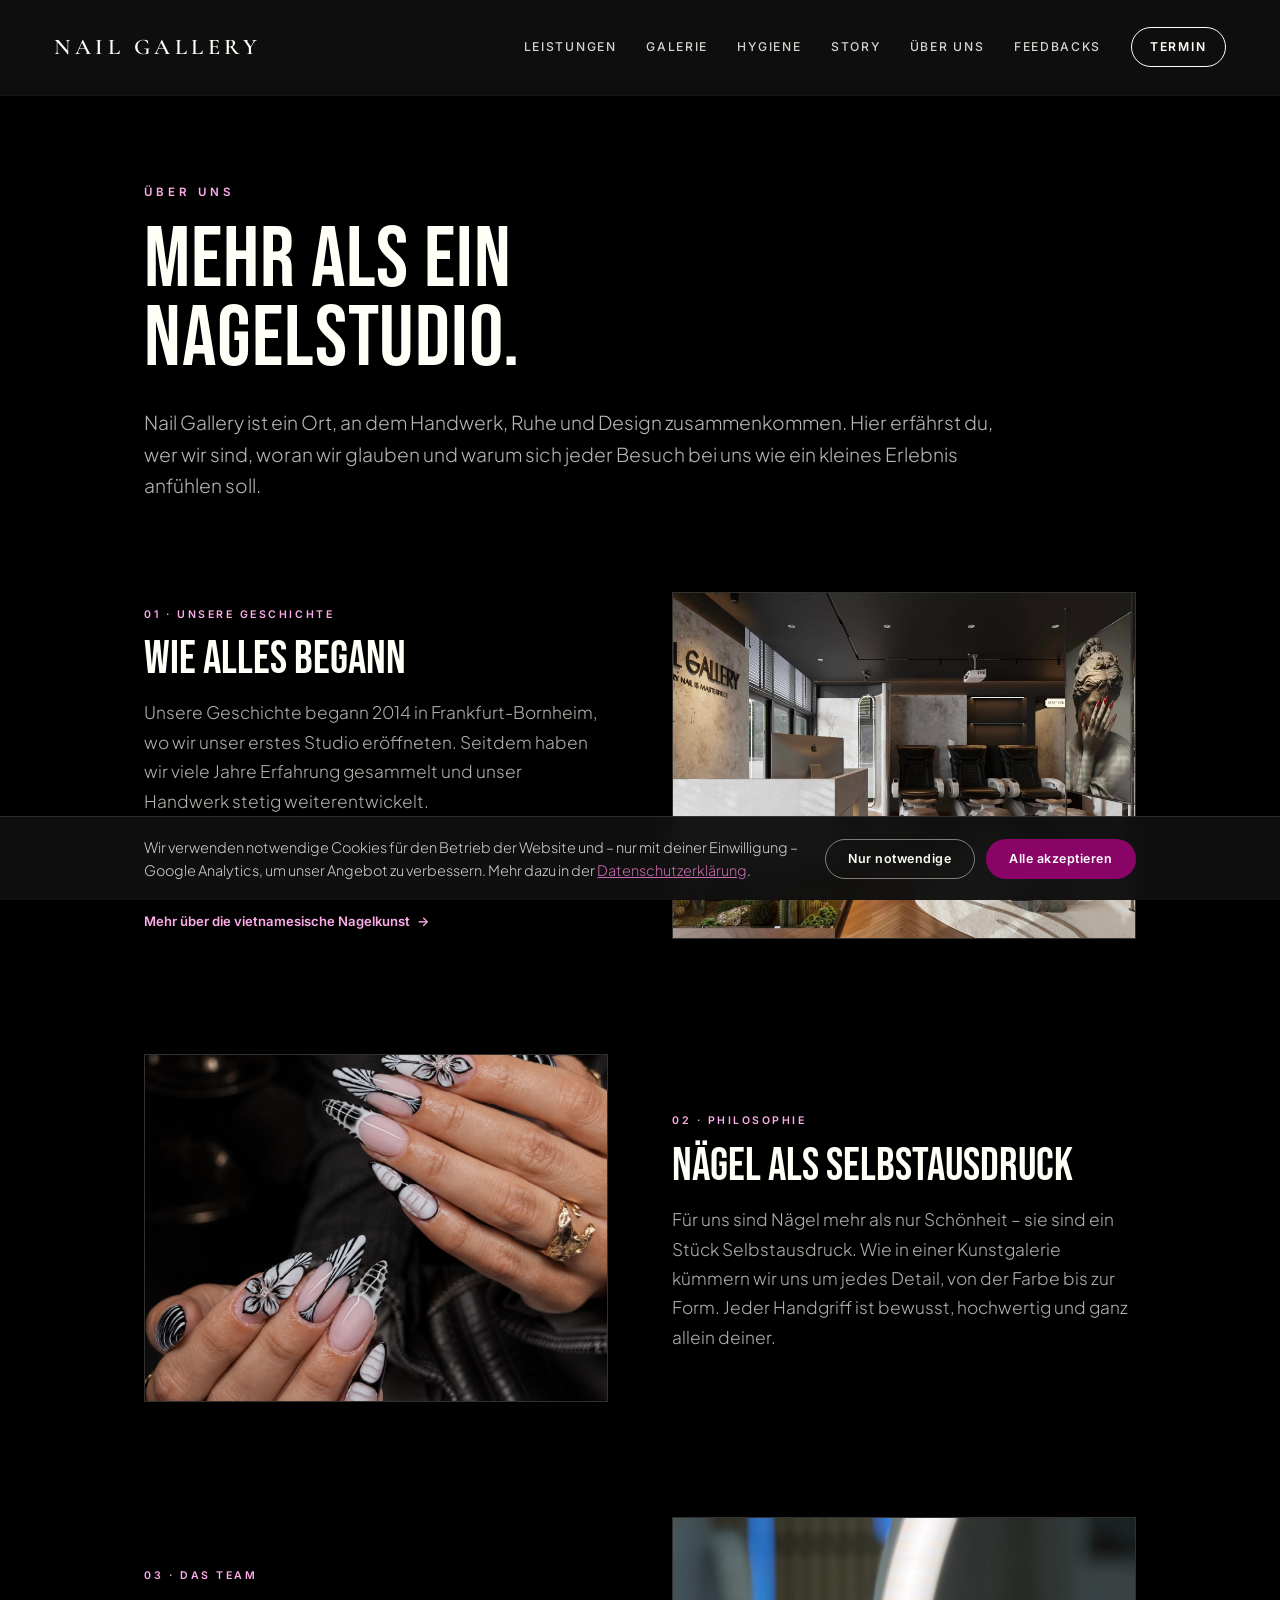
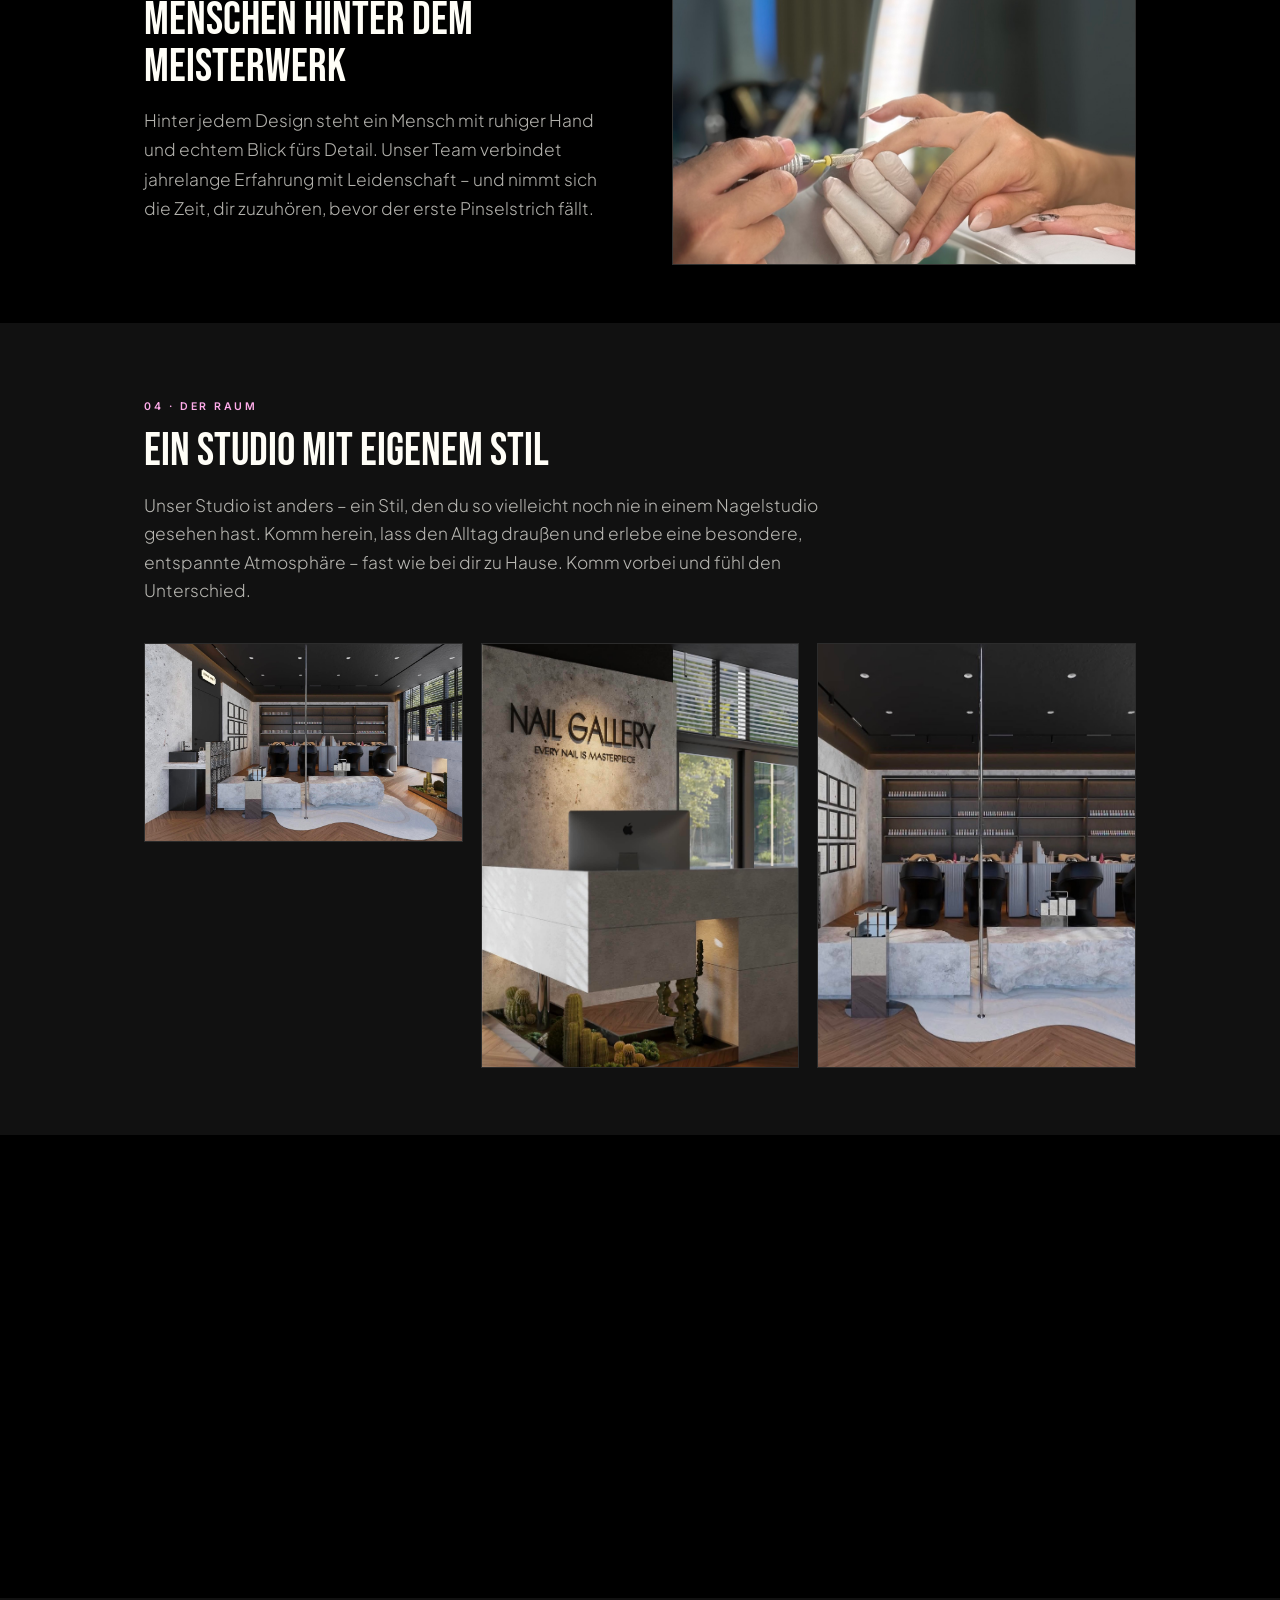
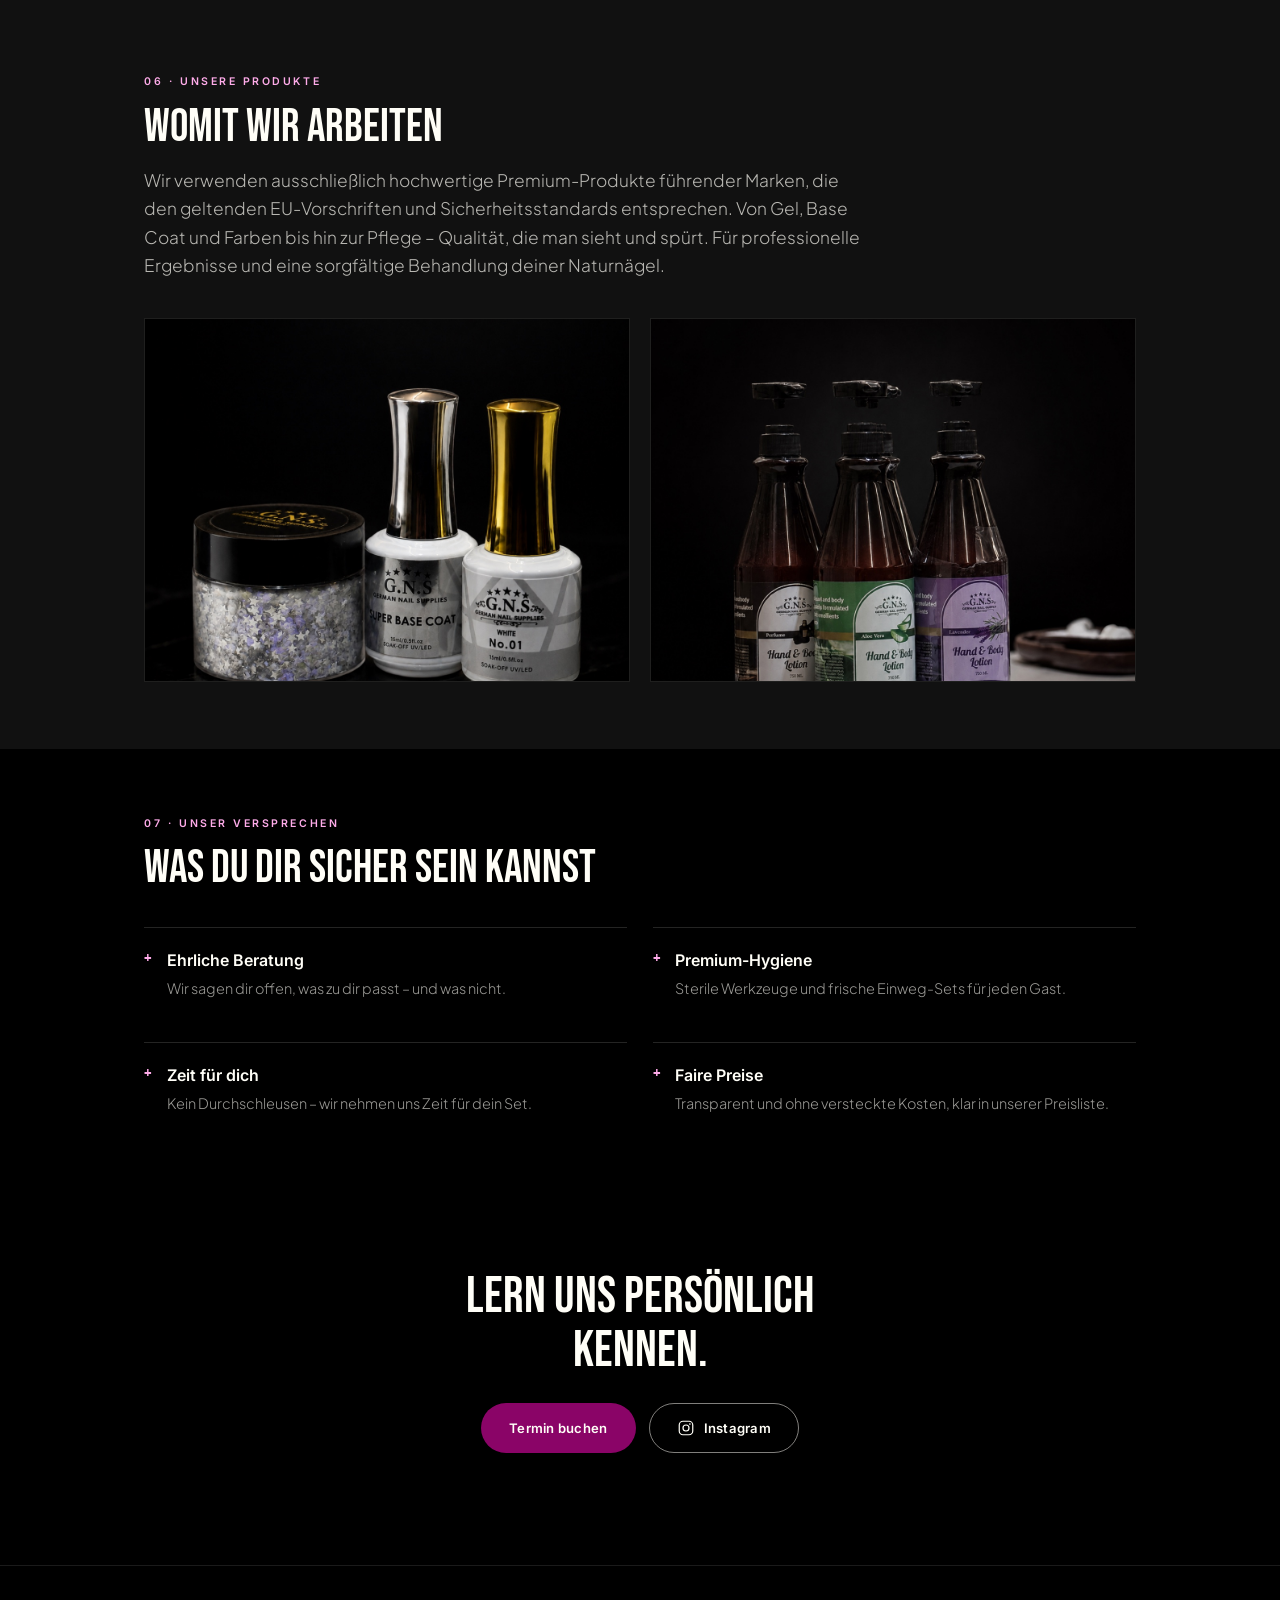
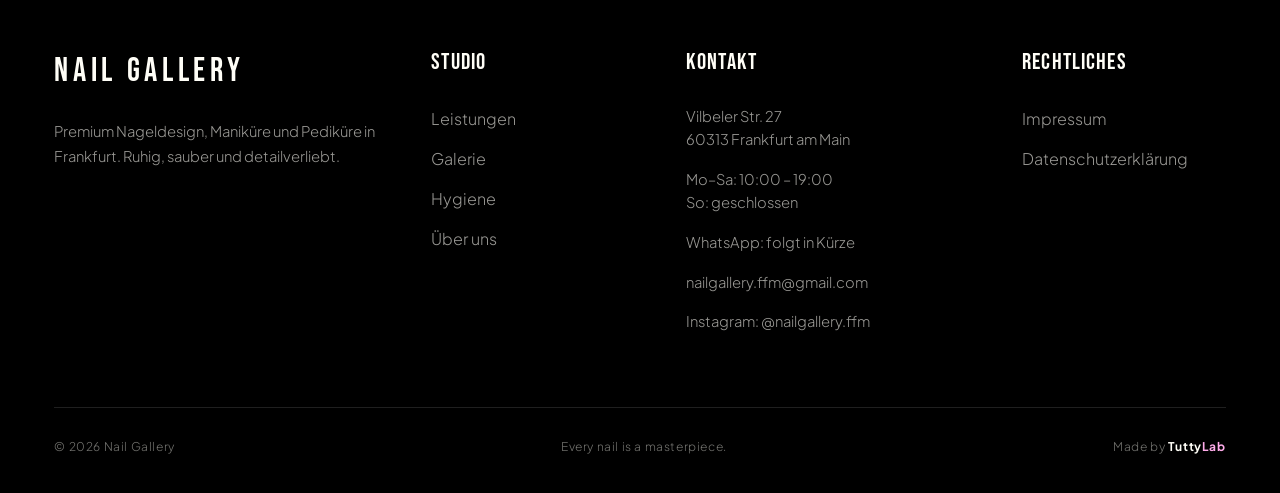
<file: ueber-uns.html>
<!DOCTYPE html>
<html lang="de">
<head>
<meta charset="UTF-8">
<meta name="viewport" content="width=device-width, initial-scale=1.0">
<title>&Uuml;ber uns &middot; Nail Gallery</title>
<meta name="description" content="&Uuml;ber Nail Gallery Frankfurt: unsere Geschichte, Philosophie, das Team, unser Salon, Qualit&auml;t, Produkte und unser Versprechen an dich.">
<link rel="canonical" href="https://nailgalleryfrankfurt.de/ueber-uns.html">
<meta name="robots" content="index, follow">
<meta name="theme-color" content="#0d0d0d">
<meta property="og:type" content="website">
<meta property="og:site_name" content="Nail Gallery">
<meta property="og:locale" content="de_DE">
<meta property="og:title" content="&Uuml;ber uns &middot; Nail Gallery">
<meta property="og:description" content="&Uuml;ber Nail Gallery Frankfurt: unsere Geschichte, Philosophie, das Team, unser Salon, Qualit&auml;t, Produkte und unser Versprechen an dich.">
<meta property="og:url" content="https://nailgalleryfrankfurt.de/ueber-uns.html">
<meta property="og:image" content="https://nailgalleryfrankfurt.de/assets/art-meets-nails.jpeg">
<meta name="twitter:card" content="summary_large_image">
<meta name="twitter:title" content="&Uuml;ber uns &middot; Nail Gallery">
<meta name="twitter:description" content="&Uuml;ber Nail Gallery Frankfurt: unsere Geschichte, Philosophie, das Team, unser Salon, Qualit&auml;t, Produkte und unser Versprechen an dich.">
<meta name="twitter:image" content="https://nailgalleryfrankfurt.de/assets/art-meets-nails.jpeg">

<link rel="preconnect" href="https://fonts.googleapis.com">
<link rel="preconnect" href="https://fonts.gstatic.com" crossorigin>
<link href="https://fonts.googleapis.com/css2?family=Bebas+Neue&family=Cormorant+Garamond:wght@500;600;700&family=Inter:wght@300;400;500;600&family=Plus+Jakarta+Sans:wght@300;400;500&display=swap" rel="stylesheet">
<link rel="stylesheet" href="styles.css?v=10">
<style>
  body.subpage{background:var(--black)}
  .subpage nav{background:rgba(16,16,16,.9);-webkit-backdrop-filter:blur(14px);backdrop-filter:blur(14px);box-shadow:0 1px 0 rgba(255,254,247,.08)}
  .subpage nav .brand,.subpage nav .meta{color:var(--cream)}
  .subpage nav a{text-decoration:none}
  .subpage nav .meta{opacity:.85;transition:opacity .3s ease}
  .subpage nav .meta:hover{opacity:1}
  .subpage .btn--ghost{color:var(--cream);border-color:rgba(255,254,247,.5)}
  .subpage .btn--ghost:hover{background:rgba(255,254,247,.12)}

  .au-hero{max-width:1100px;margin:0 auto;padding:clamp(7.5rem,15vw,11rem) clamp(1.3rem,5vw,3.4rem) clamp(1rem,3vw,2rem)}
  .au-kicker{font-family:var(--font-sans);font-weight:600;font-size:.72rem;letter-spacing:.34em;text-transform:uppercase;color:var(--pink)}
  .au-hero h1{font-family:var(--font-display);font-weight:400;line-height:.92;letter-spacing:.01em;color:var(--cream);
    font-size:clamp(2.6rem,8vw,5.4rem);margin:1.1rem 0 0;max-width:15ch}
  .au-hero .lead{margin-top:1.7rem;font-family:var(--font-body);font-weight:300;line-height:1.65;
    font-size:clamp(1rem,1.6vw,1.2rem);color:rgba(255,254,247,.72);max-width:62ch}

  .au-row{max-width:1100px;margin:0 auto;padding:clamp(2.2rem,5vw,3.6rem) clamp(1.3rem,5vw,3.4rem);
    display:grid;grid-template-columns:1fr 1fr;gap:clamp(2rem,5vw,4rem);align-items:center}
  @media(max-width:820px){.au-row{grid-template-columns:1fr;gap:1.8rem}.au-row .au-media{order:-1}}
  .au-row .num{font-family:var(--font-sans);font-weight:600;font-size:.66rem;letter-spacing:.24em;text-transform:uppercase;color:var(--pink)}
  .au-row h2{font-family:var(--font-display);font-weight:400;font-size:clamp(1.8rem,4vw,2.9rem);line-height:1;color:var(--cream);margin:.7rem 0 0}
  .au-row p{margin-top:1rem;font-family:var(--font-body);font-weight:300;line-height:1.7;font-size:clamp(.98rem,1.5vw,1.08rem);color:rgba(255,254,247,.7)}
  .au-link{display:inline-flex;align-items:center;gap:.4rem;margin-top:1.2rem;font-family:var(--font-sans);font-weight:600;font-size:.82rem;color:var(--pink);text-decoration:none}
  .au-link:hover{opacity:.8}
  .au-media{overflow:hidden;border:1px solid rgba(255,254,247,.12);aspect-ratio:4/3;background:#141414}
  .au-media img{width:100%;height:100%;object-fit:cover;display:block;transition:transform .9s cubic-bezier(.16,.8,.24,1)}
  .au-media:hover img{transform:scale(1.04)}

  .au-band{background:#111}
  .au-block{max-width:1100px;margin:0 auto;padding:clamp(2.6rem,6vw,4.2rem) clamp(1.3rem,5vw,3.4rem)}
  .au-block .num{font-family:var(--font-sans);font-weight:600;font-size:.66rem;letter-spacing:.24em;text-transform:uppercase;color:var(--pink)}
  .au-block h2{font-family:var(--font-display);font-weight:400;font-size:clamp(1.8rem,4vw,2.9rem);line-height:1;color:var(--cream);margin:.7rem 0 0}
  .au-block .intro{margin-top:1rem;max-width:60ch;font-family:var(--font-body);font-weight:300;line-height:1.65;font-size:clamp(.98rem,1.5vw,1.08rem);color:rgba(255,254,247,.7)}

  .salon-grid{margin-top:clamp(1.6rem,3.5vw,2.4rem);display:grid;grid-template-columns:repeat(3,1fr);gap:clamp(.7rem,1.6vw,1.1rem)}
  @media(max-width:700px){.salon-grid{grid-template-columns:1fr 1fr}.salon-grid a:first-child{grid-column:1 / -1}}
  .salon-grid a{display:block;overflow:hidden;border:1px solid rgba(255,254,247,.1);aspect-ratio:3/4;background:#141414}
  .salon-grid a:first-child{aspect-ratio:16/10}
  @media(max-width:700px){.salon-grid a:first-child{aspect-ratio:16/9}}
  .salon-grid img{width:100%;height:100%;object-fit:cover;transition:transform .9s cubic-bezier(.16,.8,.24,1)}
  .salon-grid a:hover img{transform:scale(1.05)}

  .product-grid{margin-top:clamp(1.6rem,3.5vw,2.4rem);display:grid;grid-template-columns:1fr 1fr;gap:clamp(.8rem,2vw,1.3rem)}
  @media(max-width:640px){.product-grid{grid-template-columns:1fr}}
  .product-grid .frame{overflow:hidden;border:1px solid rgba(255,254,247,.12);aspect-ratio:4/3;background:#000}
  .product-grid img{width:100%;height:100%;object-fit:cover;object-position:50% 60%}

  .commit{margin-top:clamp(1.6rem,3.5vw,2.2rem);display:grid;grid-template-columns:1fr 1fr;gap:clamp(1rem,2.5vw,1.6rem)}
  @media(max-width:640px){.commit{grid-template-columns:1fr}}
  .commit li{list-style:none;display:grid;grid-template-columns:auto 1fr;gap:.9rem;align-items:start;
    padding:1.1rem 0;border-top:1px solid rgba(255,254,247,.14)}
  .commit li .c-no{font-family:var(--font-display);color:var(--pink);font-size:1.2rem;line-height:1}
  .commit li b{font-family:var(--font-sans);font-weight:600;font-size:1rem;color:var(--cream)}
  .commit li span{display:block;font-family:var(--font-body);font-weight:300;font-size:.9rem;line-height:1.55;color:rgba(255,254,247,.6);margin-top:.2rem}

  .au-cta{max-width:1100px;margin:0 auto;padding:clamp(3rem,7vw,5rem) clamp(1.3rem,5vw,3.4rem) clamp(5rem,10vw,7rem);text-align:center}
  .au-cta h3{font-family:var(--font-display);font-weight:400;font-size:clamp(1.9rem,4.5vw,3.2rem);line-height:1.05;margin:0 auto 1.6rem;max-width:20ch;color:var(--cream)}
  .au-cta .cta-row{justify-content:center;margin-top:0}
</style>
</head>
<body data-theme="dark" class="subpage">

<nav>
  <a class="brand" href="index.html">Nail&nbsp;Gallery</a>
  <button class="nav-toggle" aria-label="Men&uuml; &ouml;ffnen" aria-expanded="false"><span></span><span></span><span></span></button>
  <div class="nav-menu">
    <a href="leistungen.html">Leistungen</a>
    <a href="galerie.html">Galerie</a>
    <a href="hygiene.html">Hygiene</a>
    <a href="story.html">Story</a>
    <a href="ueber-uns.html">&Uuml;ber&nbsp;uns</a>
    <a href="feedbacks.html">Feedbacks</a>
    <a class="nav-cta" href="#" data-booking="todo">Termin</a>
  </div>
</nav>

<section class="au-hero">
  <span class="au-kicker reveal">&Uuml;ber uns</span>
  <h1 class="reveal">Mehr als ein Nagelstudio.</h1>
  <p class="lead reveal">Nail Gallery ist ein Ort, an dem Handwerk, Ruhe und Design zusammenkommen. Hier erf&auml;hrst du, wer wir sind, woran wir glauben und warum sich jeder Besuch bei uns wie ein kleines Erlebnis anf&uuml;hlen soll.</p>
</section>

<!-- 01 Geschichte -->
<section class="au-row reveal">
  <div>
    <span class="num">01 &middot; Unsere Geschichte</span>
    <h2>Wie alles begann</h2>
    <p>Unsere Geschichte begann 2014 in Frankfurt-Bornheim, wo wir unser erstes Studio er&ouml;ffneten. Seitdem haben wir viele Jahre Erfahrung gesammelt und unser Handwerk stetig weiterentwickelt.</p>
    <p>Heute kehren wir zur&uuml;ck &ndash; mitten ins Herz von Frankfurt. Mit Erfahrung, Leidenschaft und viel Liebe zum Detail.</p>
    <a class="au-link" href="story.html">Mehr &uuml;ber die vietnamesische Nagelkunst <span aria-hidden="true">&rarr;</span></a>
  </div>
  <div class="au-media"><img src="assets/reception-statue.jpeg" alt="Empfang im Nagelstudio Nail Gallery an der Konstablerwache"></div>
</section>

<!-- 02 Philosophie -->
<section class="au-row reveal">
  <div class="au-media"><img src="assets/philo-art-1.jpg" alt="Nageldesign als Selbstausdruck – Nail Gallery Frankfurt"></div>
  <div>
    <span class="num">02 &middot; Philosophie</span>
    <h2>N&auml;gel als Selbstausdruck</h2>
    <p>F&uuml;r uns sind N&auml;gel mehr als nur Sch&ouml;nheit &ndash; sie sind ein St&uuml;ck Selbstausdruck. Wie in einer Kunstgalerie k&uuml;mmern wir uns um jedes Detail, von der Farbe bis zur Form. Jeder Handgriff ist bewusst, hochwertig und ganz allein deiner.</p>
  </div>
</section>

<!-- 03 Team -->
<section class="au-row reveal">
  <div>
    <span class="num">03 &middot; Das Team</span>
    <h2>Menschen hinter dem Meisterwerk</h2>
    <p>Hinter jedem Design steht ein Mensch mit ruhiger Hand und echtem Blick f&uuml;rs Detail. Unser Team verbindet jahrelange Erfahrung mit Leidenschaft &ndash; und nimmt sich die Zeit, dir zuzuh&ouml;ren, bevor der erste Pinselstrich f&auml;llt.</p>
  </div>
  <div class="au-media"><img src="assets/nd-process.jpg" alt="Nageldesignerin bei der Detailarbeit – Nagelstudio Frankfurt"></div>
</section>

<!-- 04 Salon -->
<section class="au-band">
  <div class="au-block reveal">
    <span class="num">04 &middot; Der Raum</span>
    <h2>Ein Studio mit eigenem Stil</h2>
    <p class="intro">Unser Studio ist anders &ndash; ein Stil, den du so vielleicht noch nie in einem Nagelstudio gesehen hast. Komm herein, lass den Alltag drau&szlig;en und erlebe eine besondere, entspannte Atmosph&auml;re &ndash; fast wie bei dir zu Hause. Komm vorbei und f&uuml;hl den Unterschied.</p>
    <div class="salon-grid">
      <a href="#"><img src="assets/interior-wide.jpeg" alt="Salonbereich im Nagelstudio Nail Gallery Frankfurt" loading="lazy"></a>
      <a href="#"><img src="assets/reception.jpeg" alt="Empfangsbereich im Nagelstudio Nail Gallery Frankfurt" loading="lazy"></a>
      <a href="#"><img src="assets/studio-salon.jpg" alt="Nagelstationen im Studio – Nagelstudio Konstablerwache" loading="lazy"></a>
    </div>
  </div>
</section>

<!-- 05 Qualit&auml;t -->
<section class="au-row reveal">
  <div>
    <span class="num">05 &middot; Qualit&auml;t</span>
    <h2>Sorgfalt in jedem Schritt</h2>
    <p>Wir arbeiten so sorgf&auml;ltig, als w&auml;ren es unsere eigenen N&auml;gel: ehrliche Beratung, saubere Ausf&uuml;hrung und Ergebnisse, die halten. Premium-Hygiene ist bei uns kein Extra, sondern Grundlage jeder Behandlung.</p>
    <a class="au-link" href="hygiene.html">Unsere Hygienestandards <span aria-hidden="true">&rarr;</span></a>
  </div>
  <div class="au-media"><img src="assets/hygiene.jpg" alt="Sterile Werkzeuge und saubere Arbeitsweise – Hygiene im Nagelstudio Frankfurt"></div>
</section>

<!-- 06 Produkte -->
<section class="au-band">
  <div class="au-block reveal">
    <span class="num">06 &middot; Unsere Produkte</span>
    <h2>Womit wir arbeiten</h2>
    <p class="intro">Wir verwenden ausschlie&szlig;lich hochwertige Premium-Produkte f&uuml;hrender Marken, die den geltenden EU-Vorschriften und Sicherheitsstandards entsprechen. Von Gel, Base Coat und Farben bis hin zur Pflege &ndash; Qualit&auml;t, die man sieht und sp&uuml;rt. F&uuml;r professionelle Ergebnisse und eine sorgf&auml;ltige Behandlung deiner Naturn&auml;gel.</p>
    <div class="product-grid">
      <div class="frame"><img src="assets/pedispa-gns.jpg" alt="Gel, Base Coat und Glitter – Nagelstudio Nail Gallery Frankfurt" loading="lazy"></div>
      <div class="frame"><img src="assets/pedispa-lotion.jpg" alt="Hand- und Body-Lotion – Pediküre Spa im Nagelstudio Frankfurt" loading="lazy"></div>
    </div>
  </div>
</section>

<!-- 07 Versprechen -->
<section class="au-row reveal" style="display:block">
  <span class="num">07 &middot; Unser Versprechen</span>
  <h2 style="margin-bottom:.3rem">Was du dir sicher sein kannst</h2>
  <ul class="commit">
    <li><span class="c-no">&#43;</span><div><b>Ehrliche Beratung</b><span>Wir sagen dir offen, was zu dir passt &ndash; und was nicht.</span></div></li>
    <li><span class="c-no">&#43;</span><div><b>Premium-Hygiene</b><span>Sterile Werkzeuge und frische Einweg-Sets f&uuml;r jeden Gast.</span></div></li>
    <li><span class="c-no">&#43;</span><div><b>Zeit f&uuml;r dich</b><span>Kein Durchschleusen &ndash; wir nehmen uns Zeit f&uuml;r dein Set.</span></div></li>
    <li><span class="c-no">&#43;</span><div><b>Faire Preise</b><span>Transparent und ohne versteckte Kosten, klar in unserer Preisliste.</span></div></li>
  </ul>
</section>

<section class="au-cta">
  <div class="reveal">
    <h3>Lern uns pers&ouml;nlich kennen.</h3>
    <div class="cta-row">
      <a class="btn btn--primary" href="#" data-booking="todo">Termin buchen</a>
      <a class="btn btn--ghost" href="https://www.instagram.com/nailgallery.ffm/" target="_blank" rel="noopener"><svg viewBox="0 0 24 24" fill="none" stroke="currentColor" stroke-width="1.6"><rect x="3" y="3" width="18" height="18" rx="5"/><circle cx="12" cy="12" r="4"/><circle cx="17.2" cy="6.8" r="1.1" fill="currentColor" stroke="none"/></svg>Instagram</a>
    </div>
  </div>
</section>

<footer class="footer" id="kontakt">
  <div class="footer-inner">
    <div class="footer-cols">
      <div class="footer-brand-col reveal">
        <div class="footer-brand">Nail&nbsp;Gallery</div>
        <p class="footer-tagline">Premium Nageldesign, Manik&uuml;re und Pedik&uuml;re in Frankfurt. Ruhig, sauber und detailverliebt.</p>
      </div>
      <div class="footer-col reveal">
        <h4>Studio</h4>
        <ul>
          <li><a href="leistungen.html">Leistungen</a></li>
          <li><a href="galerie.html">Galerie</a></li>
          <li><a href="hygiene.html">Hygiene</a></li>
          <li><a href="ueber-uns.html">&Uuml;ber uns</a></li>
        </ul>
      </div>
      <div class="footer-col footer-contact reveal">
        <h4>Kontakt</h4>
        <p>Vilbeler Str. 27<br>60313 Frankfurt am Main</p>
        <p>Mo&#8211;Sa: 10:00 &#8211; 19:00<br>So: geschlossen</p>
        <p>WhatsApp: folgt in K&uuml;rze</p>
        <p><a href="mailto:nailgallery.ffm@gmail.com">nailgallery.ffm@gmail.com</a></p>
        <p><a href="https://www.instagram.com/nailgallery.ffm/" target="_blank" rel="noopener">Instagram: @nailgallery.ffm</a></p>
      </div>
      <div class="footer-col reveal">
        <h4>Rechtliches</h4>
        <ul>
          <li><a href="impressum.html">Impressum</a></li>
          <li><a href="datenschutz.html">Datenschutzerkl&auml;rung</a></li>
        </ul>
      </div>
    </div>
    <div class="footer-bottom">
      <span>&copy; 2026 Nail Gallery</span>
      <span>Every nail is a masterpiece.</span>
      <a class="footer-made" href="https://tuttylab.vn/" target="_blank" rel="noopener">Made by <b>Tutty<span class="lab">Lab</span></b></a>
    </div>
  </div>
</footer>

<script>
  var io=new IntersectionObserver(function(es){es.forEach(function(e){if(e.isIntersecting){e.target.classList.add('in');io.unobserve(e.target);}});},{threshold:.1,rootMargin:'0px 0px -5% 0px'});
  document.querySelectorAll('.reveal').forEach(function(el,i){el.style.transitionDelay=(Math.min(i%4,3)*70)+'ms';io.observe(el);});
  var nav=document.querySelector('nav');
  function onScroll(){nav.classList.toggle('nav--scrolled', window.scrollY>40);}
  addEventListener('scroll',onScroll,{passive:true}); onScroll();
  // mobile nav toggle
  (function(){var t=document.querySelector('.nav-toggle');if(!t)return;
    t.addEventListener('click',function(){var o=document.body.classList.toggle('nav-open');t.setAttribute('aria-expanded',o?'true':'false');});
    document.querySelectorAll('.nav-menu a').forEach(function(a){a.addEventListener('click',function(){document.body.classList.remove('nav-open');t.setAttribute('aria-expanded','false');});});
  })();
</script>
<script src="lightbox.js?v=2"></script>
<script src="consent.js?v=1"></script>
</body>
</html>
</file>
<file: styles.css>
:root{
  --black:#000000;
  --cream:#FFFEF7;
  --white:#FFFFFF;
  --muted:#737373;
  --magenta:#8A0467;   /* Drük accent */
  --pink:#FFACEA;      /* Drük pastel */

  --font-display:'Bebas Neue', sans-serif;
  --font-sans:'Inter', sans-serif;
  --font-body:'Plus Jakarta Sans', sans-serif;
  --font-serif:'Cormorant Garamond', Georgia, serif;
}
*{margin:0;padding:0;box-sizing:border-box}
html{scroll-behavior:smooth}
body{background:var(--black);color:var(--cream);font-family:var(--font-body);font-weight:300;line-height:1.7;-webkit-font-smoothing:antialiased;overflow-x:clip}
img{display:block;max-width:100%}

.label{font-family:var(--font-sans);font-weight:500;font-size:.7rem;letter-spacing:.4em;text-transform:uppercase}

/* ---------------- NAV ---------------- */
nav{position:fixed;top:0;left:0;right:0;z-index:50;display:flex;align-items:center;justify-content:space-between;
    padding:1.7rem clamp(1.3rem,5vw,3.4rem);
    transition:color .6s ease,background .4s ease,padding .35s ease,box-shadow .4s ease}
nav.nav--scrolled{background:rgba(16,16,16,.82);-webkit-backdrop-filter:blur(14px);backdrop-filter:blur(14px);
    padding-top:1.05rem;padding-bottom:1.05rem;box-shadow:0 1px 0 rgba(255,254,247,.08)}
nav .brand{font-family:var(--font-serif);font-weight:600;font-size:1.4rem;letter-spacing:.2em;text-transform:uppercase;color:var(--ctrl,#fff);transition:color .6s ease;line-height:1}
nav .meta{font-size:.68rem;letter-spacing:.32em;text-transform:uppercase;color:var(--ctrl,#fff);opacity:.75;transition:color .6s ease}
nav.nav--scrolled .brand,nav.nav--scrolled .meta{color:var(--cream)}
a.brand{text-decoration:none}
.nav-wa-item{display:none}
/* --- Navigations-Menü --- */
.nav-menu{display:flex;align-items:center;gap:clamp(1.1rem,2.3vw,2rem)}
.nav-menu a{font-family:var(--font-sans);font-weight:500;font-size:.76rem;letter-spacing:.14em;text-transform:uppercase;
  color:var(--ctrl,#fff);text-decoration:none;opacity:.82;transition:opacity .3s ease,color .6s ease,background .3s ease}
.nav-menu a:hover{opacity:1}
.nav-menu a.nav-cta{padding:.55rem 1.15rem;border:1px solid currentColor;border-radius:999px;opacity:1;font-weight:600}
.nav-menu a.nav-cta:hover{background:var(--magenta);border-color:var(--magenta);color:var(--cream)}
nav.nav--scrolled .nav-menu a{color:var(--cream)}
.nav-toggle{display:none}
@media(max-width:820px){
  .nav-toggle{display:flex;flex-direction:column;justify-content:center;align-items:flex-end;gap:5px;
    width:34px;height:34px;background:none;border:0;cursor:pointer;padding:0;z-index:60}
  .nav-toggle span{display:block;height:2px;width:23px;background:var(--ctrl,#fff);border-radius:2px;
    transition:transform .35s ease,opacity .25s ease,background .4s ease}
  nav.nav--scrolled .nav-toggle span{background:var(--cream)}
  .nav-menu{position:fixed;top:0;right:0;height:100vh;width:min(80vw,330px);
    background:rgba(12,12,12,.98);-webkit-backdrop-filter:blur(10px);backdrop-filter:blur(10px);
    flex-direction:column;align-items:flex-start;justify-content:center;gap:1.7rem;padding:2rem 2.4rem;
    transform:translateX(100%);transition:transform .42s cubic-bezier(.16,.8,.24,1);
    box-shadow:-40px 0 90px -50px #000;z-index:55}
  .nav-menu a{color:var(--cream)!important;font-size:1.06rem;letter-spacing:.1em;opacity:.92}
  .nav-menu a.nav-cta{align-self:stretch;text-align:center;margin-top:.4rem}
  .nav-menu .nav-wa-item{display:inline-flex;align-items:center;gap:.6rem;
    position:absolute;left:2.4rem;bottom:clamp(2rem,7vh,3.2rem);
    color:var(--cream);font-family:var(--font-sans);font-weight:600;font-size:.98rem;letter-spacing:.02em;opacity:.9}
  .nav-menu .nav-wa-item:hover{opacity:1;color:#25D366}
  .nav-menu .nav-wa-item svg{width:22px;height:22px;fill:currentColor;flex:0 0 auto}
  body.nav-open .nav-menu{transform:none}
  body.nav-open{overflow:hidden}
  body.nav-open .nav-toggle span:nth-child(1){transform:translateY(7px) rotate(45deg)}
  body.nav-open .nav-toggle span:nth-child(2){opacity:0}
  body.nav-open .nav-toggle span:nth-child(3){transform:translateY(-7px) rotate(-45deg)}
  body.nav-open .nav-toggle span{background:var(--cream)}
}
@media(max-width:600px){nav .meta{display:none}}

/* ---------------- HERO CAROUSEL ---------------- */
.hero{position:relative;min-height:100vh;overflow:hidden;background:var(--black)}
.slides{position:absolute;inset:0}
.slide{position:absolute;inset:0;opacity:0;visibility:hidden;transition:opacity 1.1s ease;
  display:flex;padding:clamp(2rem,6vw,4rem)}
.slide.is-active{opacity:1;visibility:visible;z-index:1}

/* --- slide 1: photo, content bottom-left --- */
.slide--photo{align-items:flex-end;padding-bottom:clamp(4.5rem,8vw,6.5rem)}
.hero-bg{position:absolute;inset:0;z-index:0;
  background:url('assets/hero-interior.jpeg') 39% 44%/cover no-repeat;
  filter:contrast(1.03) brightness(.92) saturate(1.08);}
.hero-color{position:absolute;inset:0;z-index:1;
  background:url('assets/hero-interior.jpeg') 39% 44%/cover no-repeat;
  filter:brightness(1) contrast(1.05) saturate(1.25);
  -webkit-mask-image:radial-gradient(42% 55% at 39% 44%, #000 55%, rgba(0,0,0,0) 100%);
          mask-image:radial-gradient(42% 55% at 39% 44%, #000 55%, rgba(0,0,0,0) 100%);}
.slide--photo::after{content:"";position:absolute;inset:0;z-index:2;pointer-events:none;
  background:linear-gradient(180deg,rgba(0,0,0,.55) 0%,rgba(0,0,0,.44) 45%,rgba(0,0,0,.85) 100%);}
@media(max-width:700px){
  /* Use a portrait crop so the CDN does not upscale a narrow slice of the
     landscape source on high-density phone screens. */
  .hero-bg,
  .hero-color{
    background-image:url('assets/hero-interior-mobile.webp');
    background-image:-webkit-image-set(
      url('assets/hero-interior-mobile.webp') 1x,
      url('assets/hero-interior-mobile-2x.webp') 2x);
    background-image:image-set(
      url('assets/hero-interior-mobile.webp') 1x,
      url('assets/hero-interior-mobile-2x.webp') 2x);
    background-position:50% 44%;
  }
  .hero-bg{filter:contrast(1.03) brightness(.98) saturate(1.1);}
  .hero-color{
    -webkit-mask-image:radial-gradient(70% 46% at 50% 40%, #000 60%, rgba(0,0,0,0) 100%);
            mask-image:radial-gradient(70% 46% at 50% 40%, #000 60%, rgba(0,0,0,0) 100%);}
  .slide--photo::after{background:linear-gradient(180deg,rgba(0,0,0,.52) 0%,rgba(0,0,0,.42) 42%,rgba(0,0,0,.88) 100%);}
}
.side-label{position:absolute;right:clamp(1rem,4vw,2.6rem);top:50%;z-index:3;
  transform:translateY(-50%) rotate(90deg);transform-origin:right center;
  color:var(--pink);font-size:.66rem;letter-spacing:.5em;text-transform:uppercase;font-weight:500;opacity:.9}
@media(max-width:700px){.side-label{display:none}}
.hero-inner{position:relative;z-index:3;width:100%;max-width:1400px;margin:0 auto}
.hero-inner .eyebrow{color:var(--pink);margin-top:1.6rem;display:inline-block}
.hero-inner h1{font-family:var(--font-display);font-weight:400;color:var(--cream);
  font-size:clamp(3.4rem,12vw,11rem);line-height:.86;letter-spacing:.02em;text-transform:uppercase}
.hero-inner .tag{display:flex;align-items:center;gap:1.2rem;margin-top:1.6rem;flex-wrap:wrap}
.hero-inner .tag p{font-family:var(--font-sans);font-weight:400;font-size:clamp(.78rem,1.5vw,1rem);
  letter-spacing:.28em;text-transform:uppercase;color:var(--cream)}
.hero-inner .tag p b{color:var(--cream);font-weight:600}
/* CTA-Buttons (Booking + Instagram) */
.cta-row{display:flex;flex-wrap:wrap;gap:.8rem;margin-top:clamp(1.8rem,3vw,2.4rem)}
.btn{display:inline-flex;align-items:center;gap:.55rem;font-family:var(--font-sans);font-weight:600;
  font-size:.82rem;letter-spacing:.02em;line-height:1;padding:.95rem 1.7rem;border-radius:999px;cursor:pointer;
  text-decoration:none;border:1px solid transparent;
  transition:transform .25s ease,background .3s ease,color .3s ease,border-color .3s ease}
.btn:hover{transform:translateY(-2px)}
.btn svg{width:18px;height:18px;flex:0 0 auto}
.btn--primary{background:var(--magenta);color:var(--cream)}
.btn--primary:hover{background:#a01d6e}
.btn--ghost{background:transparent;border-color:currentColor}
.hero-inner .btn--ghost{color:var(--cream);border-color:rgba(255,254,247,.5)}
.hero-inner .btn--ghost:hover{background:rgba(255,254,247,.12)}
.about .btn--ghost{background:var(--black);color:var(--cream);border-color:var(--black)}
.about .btn--ghost:hover{background:#2b2b2b;border-color:#2b2b2b}
.about .cta-row{margin-bottom:clamp(2.8rem,6vw,4rem)}
/* Mobile: CTA-Paare nebeneinander statt gestapelt */
@media(max-width:480px){
  .cta-row{flex-wrap:nowrap;gap:.6rem}
  .cta-row .btn{padding:.85rem 1rem;font-size:.75rem;gap:.4rem;white-space:nowrap;flex:1 1 auto;justify-content:center}
  .cta-row .btn svg{width:16px;height:16px}
}
.hero-inner>*:nth-child(4){transition-delay:.62s}
.scroll{position:absolute;bottom:1.5rem;right:clamp(1.3rem,5vw,3.4rem);z-index:3;
  font-size:.6rem;letter-spacing:.34em;text-transform:uppercase;color:var(--cream);opacity:.6;
  display:flex;align-items:center;gap:.7rem}

/* --- slide 2 & 3: typographic brand slides --- */
.slide--dark{background:var(--black);color:var(--cream);align-items:center;justify-content:center;text-align:center}
.slide--ink{background:var(--black);color:var(--cream);align-items:center;justify-content:center;text-align:center}
/* video background (slide 2) */
.slide-video{position:absolute;inset:0;width:100%;height:100%;object-fit:cover;z-index:0}
/* clip stays clear, only a whisper of darkening */
.video-veil{position:absolute;inset:0;z-index:1;pointer-events:none;
  background:linear-gradient(180deg, rgba(0,0,0,.06) 0%, rgba(0,0,0,.05) 55%, rgba(0,0,0,.2) 100%);}
/* slide-2 text: centered horizontally, anchored toward the bottom */
.slide--video{align-items:flex-end}
.slide--video .slide-inner{max-width:720px;text-shadow:0 1px 20px rgba(0,0,0,.55);margin-bottom:clamp(.5rem,2.5vh,2rem)}
.slide--video .eyebrow{font-size:.6rem;letter-spacing:.44em;opacity:.75;margin-bottom:1.1rem}
.slide--video h2{font-size:clamp(1.5rem,4.2vw,3rem);letter-spacing:.08em;opacity:.9;
  min-height:1.1em;transform:none!important}
.slide--video .sub{font-size:clamp(.68rem,1.1vw,.82rem);letter-spacing:.22em;opacity:.62;margin-top:1rem}
/* typewriter caret */
.typewriter .caret{display:inline-block;width:.05em;height:.9em;background:currentColor;
  margin-left:.1em;vertical-align:-0.05em;animation:blink 1.05s steps(1,end) infinite}
.typewriter.done .caret{animation:none;opacity:0;transition:opacity .6s ease .2s}
@keyframes blink{50%{opacity:0}}
.slide-inner{position:relative;z-index:3;max-width:1100px}
.slide-inner .eyebrow{display:inline-block;margin-bottom:1.6rem}
.slide--dark .eyebrow{color:var(--pink)}
.slide--ink .eyebrow{color:var(--cream);opacity:.6}
.slide-inner h2{font-family:var(--font-display);font-weight:400;line-height:.9;
  letter-spacing:.02em;text-transform:uppercase;font-size:clamp(3rem,11vw,10rem)}
.slide--dark h2 .accent{color:var(--pink)}
.slide--video h2 .accent{color:var(--cream)}
.slide--ink h2 .accent{color:var(--cream)}
.slide-inner .sub{margin-top:1.8rem;font-family:var(--font-sans);font-weight:400;
  font-size:clamp(.82rem,1.5vw,1.05rem);letter-spacing:.2em;text-transform:uppercase}
.slide--dark .sub{color:var(--cream);opacity:.78}
.slide--ink .sub{color:var(--cream);opacity:.72}

/* --- entrance animation for slide content --- */
.slide-inner>*,.hero-inner>*{opacity:0;transform:translateY(30px);
  transition:opacity .95s ease,transform 1.05s cubic-bezier(.16,.8,.24,1)}
.slide.is-active .slide-inner>*,.slide.is-active .hero-inner>*{opacity:1;transform:none}
.slide-inner>*:nth-child(1),.hero-inner>*:nth-child(1){transition-delay:.18s}
.slide-inner>*:nth-child(2),.hero-inner>*:nth-child(2){transition-delay:.34s}
.slide-inner>*:nth-child(3),.hero-inner>*:nth-child(3){transition-delay:.5s}
@media(prefers-reduced-motion:reduce){
  .slide-inner>*,.hero-inner>*{opacity:1;transform:none;transition:none}}

/* --- carousel controls --- */
.car-arrow{position:absolute;top:50%;transform:translateY(-50%);z-index:6;
  width:46px;height:46px;display:flex;align-items:center;justify-content:center;
  background:none;border:none;cursor:pointer;color:var(--ctrl,#fff);opacity:.5;transition:opacity .3s}
.car-arrow:hover{opacity:1}
.car-arrow svg{width:26px;height:26px}
.car-arrow.prev{left:clamp(.3rem,1.6vw,1.2rem)}
.car-arrow.next{right:clamp(.3rem,1.6vw,1.2rem)}
.dots{position:absolute;bottom:1.9rem;left:50%;transform:translateX(-50%);z-index:6;display:flex;align-items:center;gap:.7rem}
.dot{width:7px;height:7px;border:0;border-radius:50%;background:var(--ctrl,#fff);
  cursor:pointer;padding:0;opacity:.35;transition:opacity .35s ease,transform .35s ease}
.dot:hover{opacity:.7}
.dot.is-active{opacity:1;transform:scale(1.25)}
body[data-theme="dark"]{--ctrl:var(--cream)}
body[data-theme="light"]{--ctrl:#141414}
body[data-theme="magenta"]{--ctrl:var(--cream)}
@media(max-width:600px){.car-arrow svg{width:22px;height:22px}
  .car-arrow.prev{left:.2rem}.car-arrow.next{right:.2rem}}

/* ---------------- ABOUT (Über uns) ---------------- */
.about{background:var(--cream);color:var(--black);
  padding:clamp(5rem,12vw,10rem) clamp(1.3rem,5vw,3.4rem)}
.about-inner{max-width:1200px;margin:0 auto}
.about .eyebrow{color:var(--black);margin-bottom:1.8rem;display:inline-block}
.about h2{font-family:var(--font-display);font-weight:400;line-height:.92;letter-spacing:.01em;
  font-size:clamp(2.6rem,8vw,6.8rem);text-transform:uppercase;color:var(--black);max-width:16ch}
.about h2 .mag{color:var(--magenta)}
.about-lead{margin-top:2rem;max-width:60ch;font-size:clamp(1rem,1.7vw,1.25rem);
  line-height:1.65;color:#2c2c2c}

/* scroll-driven timeline: 2015 → 4 → 10 at the same spot */
.timeline{position:relative;margin:clamp(2rem,5vw,3.5rem) 0}
.tl-stage{display:grid;width:100%}
.tl-step{grid-area:1/1;display:flex;align-items:center;gap:clamp(1.2rem,4vw,3.2rem);
  flex-wrap:wrap;opacity:0;transform:translateY(40px) scale(.965);
  transition:opacity .8s ease,transform .95s cubic-bezier(.16,.8,.24,1);pointer-events:none}
.tl-step.active{opacity:1;transform:none}
.tl-num{font-family:var(--font-display);font-weight:400;line-height:.78;
  font-size:clamp(5rem,18vw,16rem);color:var(--black);letter-spacing:.005em}
.tl-cap{max-width:32ch}
.tl-cap b{display:block;font-family:var(--font-sans);font-weight:600;
  font-size:clamp(1.1rem,2.2vw,1.7rem);letter-spacing:.02em;text-transform:uppercase;color:var(--black)}
.tl-cap span{display:block;margin-top:.7rem;color:#3a3a3a;font-size:1.02rem;line-height:1.6}
.tl-ticks{margin-top:clamp(1.4rem,3vh,2.2rem);display:flex;gap:.55rem}
.tl-tick{width:26px;height:3px;background:rgba(0,0,0,.16);transition:background .45s ease}
.tl-tick.active{background:var(--magenta)}
@media(prefers-reduced-motion:reduce){.tl-step{transition:opacity .3s}}

/* address / opening hours */
.about-info{display:grid;grid-template-columns:1fr 1fr;gap:clamp(2rem,6vw,5rem)}
@media(max-width:720px){.about-info{grid-template-columns:1fr;gap:2.8rem}}
.info-block .label{color:var(--black);display:block;margin-bottom:1.3rem}
.info-block .address{font-family:var(--font-sans);font-weight:300;
  font-size:clamp(1.2rem,2.3vw,1.65rem);line-height:1.5;color:var(--black)}
.hours{list-style:none;max-width:400px}
.hours li{display:flex;justify-content:space-between;gap:1.5rem;
  padding:.85rem 0;border-bottom:1px solid rgba(0,0,0,.12)}
.hours li:first-child{border-top:1px solid rgba(0,0,0,.12)}
.hours li .day{font-family:var(--font-sans);font-weight:500;font-size:.82rem;
  letter-spacing:.14em;text-transform:uppercase;color:var(--black)}
.hours li .time{font-family:var(--font-sans);font-weight:400;font-size:.95rem;color:#2c2c2c;
  font-variant-numeric:tabular-nums}
.hours li .time.closed{color:var(--muted);letter-spacing:.04em}
.about-note{margin-top:1rem;font-size:.72rem;letter-spacing:.04em;color:var(--muted)}
.about-phone{margin-top:1.1rem}
.about-phone a{display:inline-flex;align-items:center;gap:.55rem;font-family:var(--font-sans);font-weight:600;
  font-size:1rem;color:var(--magenta);text-decoration:none;transition:opacity .3s ease}
.about-phone a:hover{opacity:.72}
.about-phone svg{width:18px;height:18px;fill:currentColor;flex:0 0 auto}

/* ---------------- LEISTUNGEN (Die Kollektion) ---------------- */
.services{background:var(--black);color:var(--cream);padding:clamp(5rem,12vw,9rem) clamp(1.3rem,5vw,3.4rem)}
.services-inner{max-width:1200px;margin:0 auto}
.services .eyebrow{color:var(--pink);display:inline-block;margin-bottom:1.6rem}
.services h2{font-family:var(--font-display);font-weight:400;line-height:.95;letter-spacing:.01em;
  text-transform:uppercase;font-size:clamp(2.4rem,7vw,5.5rem);color:var(--cream);max-width:15ch;
  margin-bottom:clamp(2.6rem,6vw,4.2rem)}
.menu{columns:2;column-gap:clamp(2.5rem,6vw,5.5rem)}
@media(max-width:720px){.menu{columns:1}}
.menu-cat{break-inside:avoid;-webkit-column-break-inside:avoid;margin:0 0 clamp(2.4rem,4.5vw,3.4rem)}
.menu-cat>h3{font-family:var(--font-display);font-weight:400;font-size:clamp(1.7rem,3.4vw,2.6rem);
  letter-spacing:.03em;text-transform:uppercase;color:var(--cream);
  padding-bottom:.7rem;margin-bottom:.8rem;border-bottom:1px solid rgba(255,255,255,.22)}
.menu-sub{margin:1.15rem 0 .2rem}
.menu-sub .slabel{display:block;font-family:var(--font-sans);font-weight:600;font-size:.66rem;
  letter-spacing:.24em;text-transform:uppercase;color:var(--pink);margin-bottom:.45rem}
.menu-row{display:flex;align-items:baseline;justify-content:space-between;gap:1.2rem;
  padding:.55rem 0;border-bottom:1px solid rgba(255,255,255,.09)}
.menu-row .n{font-family:var(--font-body);font-weight:300;font-size:.98rem;color:rgba(255,254,247,.82)}
.menu-row .n em{font-style:normal;color:rgba(255,254,247,.5);font-size:.85em}
.menu-row .p{font-family:var(--font-sans);font-weight:600;font-size:.98rem;color:var(--cream);
  white-space:nowrap;font-variant-numeric:tabular-nums}
.services-note{margin-top:clamp(2.5rem,5vw,3.5rem);font-size:.9rem;line-height:1.6;color:rgba(255,254,247,.6);max-width:62ch}
/* Signature Foot Rituals */
.rituals{margin-top:clamp(3rem,6vw,4.5rem);display:grid;grid-template-columns:1fr 1fr;gap:clamp(1.4rem,3vw,2.2rem)}
@media(max-width:720px){.rituals{grid-template-columns:1fr}}
.ritual{border:1px solid rgba(255,254,247,.16);border-radius:16px;padding:clamp(1.5rem,3.2vw,2.2rem)}
.ritual .r-kicker{display:block;font-family:var(--font-sans);font-weight:600;font-size:.58rem;letter-spacing:.28em;text-transform:uppercase;color:var(--pink);margin-bottom:.7rem}
.ritual h4{font-family:var(--font-display);font-weight:400;font-size:clamp(1.45rem,3vw,2.05rem);line-height:1.05;margin:0}
.ritual .r-sub{font-family:var(--font-body);font-style:italic;font-size:1.02rem;color:rgba(255,254,247,.62);margin:.15rem 0 1rem}
.ritual p{font-family:var(--font-body);font-weight:300;line-height:1.6;font-size:.94rem;color:rgba(255,254,247,.75);margin:0}
/* Preis-Hinweise Fußzeile */
.services-notes{margin-top:clamp(2.6rem,5vw,3.6rem);display:grid;grid-template-columns:repeat(3,1fr);gap:clamp(1.2rem,3vw,2.4rem);padding-top:clamp(1.8rem,3vw,2.4rem);border-top:1px solid rgba(255,254,247,.15)}
@media(max-width:720px){.services-notes{grid-template-columns:1fr;gap:1rem}}
.services-notes p{font-family:var(--font-body);font-weight:300;font-size:.85rem;line-height:1.6;color:rgba(255,254,247,.58);margin:0}
.services-notes b{color:rgba(255,254,247,.85);font-weight:600}
.menu-body{max-height:none}
/* mobile: categories collapse into space-saving accordion */
@media(max-width:720px){
  .menu-cat{margin-bottom:0;border-bottom:1px solid rgba(255,255,255,.15)}
  .menu-cat>h3{cursor:pointer;position:relative;margin-bottom:0;border-bottom:0;padding:1.15rem 2.4rem 1.15rem 0}
  .menu-cat>h3::after{content:'+';position:absolute;right:.15rem;top:50%;transform:translateY(-50%);
    font-family:var(--font-sans);font-weight:300;font-size:1.5rem;line-height:1;color:var(--pink);transition:color .3s}
  .menu-cat.open>h3::after{content:'\2013'}
  .menu-body{max-height:0;overflow:hidden;transition:max-height .5s cubic-bezier(.16,.8,.24,1),opacity .45s ease}
  .menu-cat:not(.open)>.menu-body{opacity:.35}
  .menu-cat.open>.menu-body{opacity:1}
}

/* ---------------- PHILOSOPHIE (Galerie-Szene) ---------------- */
.philo{display:grid;grid-template-columns:1fr 1.15fr;background:var(--cream);color:var(--black)}
@media(max-width:840px){.philo{grid-template-columns:1fr}}
.philo-text{display:flex;flex-direction:column;justify-content:center;
  padding:clamp(3.5rem,7vw,7rem) clamp(1.4rem,5vw,5rem)}
.philo-text .eyebrow{color:var(--black);margin-bottom:1.5rem;display:inline-block}
.philo-text h2{font-family:var(--font-display);font-weight:400;line-height:.94;letter-spacing:.01em;
  text-transform:uppercase;font-size:clamp(2.4rem,6vw,5rem);color:var(--black);margin-bottom:1.9rem}
.philo-text p{max-width:46ch;color:#333;font-size:1.02rem;line-height:1.75;margin-bottom:1.15rem}
.philo-link{margin-top:1.6rem;display:inline-flex;align-items:center;gap:.9rem;text-decoration:none;
  font-family:var(--font-sans);font-weight:500;font-size:.75rem;letter-spacing:.24em;text-transform:uppercase;
  color:var(--black);padding-bottom:.5rem;border-bottom:1px solid var(--black);width:fit-content;
  transition:gap .35s ease,color .35s ease,border-color .35s ease}
.philo-link:hover{gap:1.6rem;color:var(--magenta);border-color:var(--magenta)}
.philo-media{position:relative;align-self:center;aspect-ratio:880/1024;background:#161616;overflow:hidden}
.philo-scene{position:absolute;inset:0;width:100%;height:100%;object-fit:cover;
  filter:grayscale(1) contrast(1.06) brightness(.97)}
/* the framed artwork = colour carousel inside the grayscale gallery */
.philo-frame{position:absolute;left:36.7%;top:13.87%;width:49.2%;height:54.59%;overflow:hidden;background:#cfc7ba}
.philo-frame img{position:absolute;inset:0;width:100%;height:100%;object-fit:cover;
  opacity:0;transition:opacity 1.1s ease;filter:contrast(1.03) saturate(1.05)}
.philo-frame img.on{opacity:1}
/* carousel arrows, grouped on one side */
.philo-nav{position:absolute;right:6%;bottom:6.5%;z-index:3;display:flex;gap:.55rem}
.philo-nav button{width:38px;height:38px;border-radius:50%;cursor:pointer;padding:0;
  display:flex;align-items:center;justify-content:center;color:#f5f0e8;
  background:rgba(18,18,18,.4);border:1px solid rgba(245,240,232,.55);
  -webkit-backdrop-filter:blur(3px);backdrop-filter:blur(3px);transition:background .3s,border-color .3s}
.philo-nav button:hover{background:rgba(18,18,18,.7);border-color:#f5f0e8}
.philo-nav svg{width:17px;height:17px}

/* ---------------- EVENTS (Karten-Karussell) ---------------- */
.events{background:var(--cream);color:var(--black);padding:clamp(4rem,9vw,7rem) 0;overflow:hidden}
.events-head{max-width:1240px;margin:0 auto clamp(2rem,4vw,3rem);padding:0 clamp(1.3rem,5vw,3.4rem);
  display:flex;align-items:flex-end;justify-content:space-between;gap:1.5rem}
.events-head .eyebrow{color:var(--black);margin-bottom:1rem;display:inline-block}
.events-head h2{font-family:var(--font-display);font-weight:400;text-transform:uppercase;letter-spacing:.01em;
  font-size:clamp(2rem,5vw,3.6rem);line-height:.95;color:var(--black)}
.ev-arrows{display:flex;gap:.6rem;flex-shrink:0}
.ev-arrows button{width:52px;height:52px;border-radius:50%;border:0;cursor:pointer;color:var(--cream);
  background:var(--black);display:flex;align-items:center;justify-content:center;transition:transform .3s}
.ev-arrows button:hover{transform:scale(1.07)}
.ev-arrows svg{width:20px;height:20px}
.events-track{display:flex;gap:clamp(1rem,2vw,1.6rem);overflow-x:auto;scroll-snap-type:x mandatory;
  padding:0 clamp(1.3rem,5vw,3.4rem);scrollbar-width:none;-webkit-overflow-scrolling:touch}
.events-track::-webkit-scrollbar{display:none}
.event-card{scroll-snap-align:start;flex:0 0 min(86%,600px);min-height:clamp(23rem,42vw,32rem);
  padding:clamp(1.7rem,3vw,2.8rem);display:flex;flex-direction:column;position:relative;overflow:hidden}
@media(min-width:760px){.event-card{flex-basis:min(47%,600px)}}
.ev-tag{font-family:var(--font-sans);font-weight:600;font-size:.7rem;letter-spacing:.22em;text-transform:uppercase;opacity:.75}
.ev-mark{position:absolute;top:clamp(1.5rem,3vw,2.4rem);right:clamp(1.4rem,3vw,2.4rem);
  font-family:var(--font-display);font-weight:400;font-size:clamp(1.5rem,2.7vw,2.1rem);
  letter-spacing:.06em;line-height:1;color:currentColor;opacity:.9}
.ev-text{font-family:var(--font-sans);font-weight:400;font-size:clamp(1.35rem,2.3vw,2rem);
  line-height:1.2;margin-top:auto;max-width:24ch}
.ev-meta{margin-top:clamp(1.5rem,3vw,2.4rem)}
.ev-meta b{display:block;font-family:var(--font-sans);font-weight:600;font-size:1.05rem}
.ev-meta span{display:block;font-size:.9rem;opacity:.72;margin-top:.25rem}
.event-card:nth-child(2n+1){background:var(--magenta);color:var(--cream)}
.event-card:nth-child(2n){background:#141414;color:var(--cream)}
@media(max-width:600px){
  .ev-arrows button{width:44px;height:44px}
  .ev-arrows svg{width:17px;height:17px}
  .event-card{min-height:clamp(18rem,58vw,23rem);padding:1.5rem 1.4rem}
  .ev-text{font-size:1.18rem;line-height:1.25}
  .ev-mark{font-size:1.3rem}
  .ev-meta{margin-top:1.3rem}
  .ev-meta b{font-size:.98rem}
}

/* ---------------- GALERIE (Bento-Mosaik) ---------------- */
.gallery{background:var(--black);color:var(--cream);padding:clamp(4rem,9vw,7rem) clamp(1.3rem,5vw,3.4rem)}
.gallery-inner{max-width:1240px;margin:0 auto}
.gallery-head{display:flex;align-items:flex-end;justify-content:space-between;gap:1.5rem;flex-wrap:wrap;
  margin-bottom:clamp(1.8rem,4vw,3rem)}
.gallery .eyebrow{color:var(--pink);margin-bottom:1rem;display:inline-block}
.gallery-head h2{font-family:var(--font-display);font-weight:400;text-transform:uppercase;letter-spacing:.01em;
  font-size:clamp(2rem,5vw,3.6rem);line-height:.95;color:var(--cream)}
.gallery-head .g-handle{font-family:var(--font-sans);font-weight:500;font-size:.78rem;letter-spacing:.16em;
  text-transform:uppercase;color:var(--cream);opacity:.7;text-decoration:none;white-space:nowrap}
.gallery-head .g-handle:hover{opacity:1;color:var(--pink)}
/* ---- highlights carousel (scroll-snap, native swipe on mobile) ---- */
.gal-arrows{display:flex;gap:.6rem;flex-shrink:0}
.gal-arrows button{width:52px;height:52px;border-radius:50%;cursor:pointer;color:var(--cream);
  background:transparent;border:1px solid rgba(255,254,247,.28);
  display:flex;align-items:center;justify-content:center;transition:background .3s,transform .3s,border-color .3s}
.gal-arrows button:hover{background:rgba(255,254,247,.1);border-color:rgba(255,254,247,.6);transform:scale(1.07)}
.gal-arrows svg{width:20px;height:20px}
@media(max-width:720px){.gal-arrows button{width:44px;height:44px}.gal-arrows svg{width:17px;height:17px}}
/* each slide = one service: a header + a 3–4 image grid */
.gallery-track{display:flex;gap:clamp(1rem,3vw,2rem);overflow-x:auto;overflow-y:hidden;scroll-snap-type:x mandatory;
  align-items:flex-start;scrollbar-width:none;-webkit-overflow-scrolling:touch;padding-bottom:.3rem;
  transition:height .4s cubic-bezier(.16,.8,.24,1)}
.gallery-track::-webkit-scrollbar{display:none}
.highlight-slide{flex:0 0 100%;min-width:0;scroll-snap-align:start}
.hl-head{display:flex;align-items:baseline;gap:clamp(.7rem,2vw,1.3rem);flex-wrap:wrap;
  margin-bottom:clamp(1rem,2.2vw,1.6rem)}
.hl-num{font-family:var(--font-sans);font-weight:600;font-size:.7rem;letter-spacing:.24em;color:var(--pink)}
.hl-head h3{font-family:var(--font-display);font-weight:400;text-transform:uppercase;letter-spacing:.02em;
  line-height:.9;font-size:clamp(1.9rem,4vw,3rem);color:var(--cream)}
.hl-head p{flex:1 1 15rem;font-family:var(--font-body);font-weight:300;line-height:1.5;
  font-size:clamp(.85rem,1vw,.98rem);color:rgba(255,254,247,.7);max-width:48ch}
.hl-grid{display:grid;grid-template-columns:1fr 1fr;grid-auto-rows:clamp(130px,30vw,210px);
  gap:clamp(.5rem,1vw,.9rem)}
.hl-grid a{position:relative;overflow:hidden;background:#161616;display:block;
  box-shadow:0 0 0 1px rgba(255,254,247,.09)}
.hl-grid a:last-child:nth-child(odd){grid-column:1 / -1}
.hl-grid img{width:100%;height:100%;object-fit:cover;
  transition:transform .8s cubic-bezier(.16,.8,.24,1)}
img[src*="nd-process"]{object-position:50% 62%}
.hl-grid img[src*="nd-process"]{filter:brightness(.9) contrast(1.05) saturate(1)}
.hl-grid a:hover img[src*="nd-process"]{filter:brightness(1) contrast(1.05) saturate(1)}
/* Pediküre-Spa: Bilder mit schwarzem Hintergrund fügen sich nahtlos in die Galerie ein */
.hl-grid img[src*="pedispa-footbath"]{object-position:50% 50%}
.hl-grid img[src*="pedispa-wine"]{object-position:50% 50%}
.hl-grid img[src*="pedispa-lotion"]{object-position:50% 50%}
.hl-grid img[src*="pedispa-gns"]{object-position:50% 50%}
.hl-grid a:hover img{transform:scale(1.05)}
/* Nageldesign slide: portrait (model) as a tall tile + nail shots — stays vertical on mobile */
.hl-grid--feature a:first-child{grid-column:1;grid-row:1 / span 2}
.hl-grid--feature a:last-child:nth-child(odd){grid-column:auto}
.hl-grid--feature a:nth-child(4){grid-column:1 / -1}
/* Kräuter slide: a portrait + a landscape photo — stack on mobile, side by side on desktop */
.hl-grid--duo{grid-template-columns:1fr;grid-auto-rows:auto}
.hl-grid--duo a:nth-child(1){aspect-ratio:4/5}
.hl-grid--duo a:nth-child(2){aspect-ratio:3/2}
/* Unser Studio: a wide hero (story wall) on top + 3 interior shots below */
.hl-grid--studio a:nth-child(1){grid-column:1 / -1;aspect-ratio:16/10}
.hl-grid--studio a:nth-child(1) img{object-position:50% 30%}
.hl-grid--studio a:nth-child(4){grid-column:1 / -1;aspect-ratio:16/10}
/* Pediküre-Spa: zwei große Hochkant-Bilder oben (Fußbad + Wein), zwei kleinere unten */
.hl-grid--pedi a:nth-child(1){grid-column:1;grid-row:1 / span 2}
.hl-grid--pedi a:nth-child(2){grid-column:2;grid-row:1 / span 2}
.hl-grid--pedi a:nth-child(3){grid-column:1;grid-row:3 / span 2}
.hl-grid--pedi a:nth-child(4){grid-column:2;grid-row:3 / span 2}
@media(min-width:760px){
  .hl-grid{grid-template-columns:none;grid-auto-flow:column;grid-auto-columns:1fr;
    grid-auto-rows:clamp(240px,32vw,380px)}
  .hl-grid a:last-child:nth-child(odd){grid-column:auto}
  .hl-grid--feature{grid-auto-flow:row;grid-template-columns:.85fr 1fr 1fr;
    grid-auto-rows:clamp(190px,25vw,300px)}
  .hl-grid--feature a:first-child{grid-column:1;grid-row:1 / span 2}
  .hl-grid--feature a:nth-child(2){grid-column:2;grid-row:1}
  .hl-grid--feature a:nth-child(3){grid-column:3;grid-row:1}
  .hl-grid--feature a:nth-child(4){grid-column:2 / span 2;grid-row:2}
  .hl-grid--pedi{grid-auto-flow:row;grid-template-columns:1fr 1fr;
    grid-auto-rows:clamp(175px,21vw,255px)}
  .hl-grid--pedi a:nth-child(1){grid-column:1;grid-row:1 / span 2}
  .hl-grid--pedi a:nth-child(2){grid-column:2;grid-row:1 / span 2}
  .hl-grid--pedi a:nth-child(3){grid-column:1;grid-row:3 / span 2}
  .hl-grid--pedi a:nth-child(4){grid-column:2;grid-row:3 / span 2}
  .hl-grid--duo{grid-auto-flow:column;grid-template-columns:.8fr 1.25fr;
    grid-auto-rows:clamp(320px,38vw,460px)}
  .hl-grid--duo a:nth-child(1),.hl-grid--duo a:nth-child(2){aspect-ratio:auto}
  .hl-grid--studio{grid-auto-flow:row;grid-template-columns:repeat(3,1fr);
    grid-template-rows:clamp(300px,32vw,460px) clamp(150px,17vw,220px)}
  .hl-grid--studio a:nth-child(1){grid-column:1 / -1;grid-row:1;aspect-ratio:auto}
  .hl-grid--studio a:nth-child(2){grid-column:1;grid-row:2}
  .hl-grid--studio a:nth-child(3){grid-column:2;grid-row:2}
  .hl-grid--studio a:nth-child(4){grid-column:3;grid-row:2;aspect-ratio:auto}
}
.gallery-dots{display:flex;justify-content:center;gap:.6rem;margin-top:clamp(1.4rem,3vw,2rem)}
.gal-dot{width:7px;height:7px;border:0;border-radius:50%;padding:0;cursor:pointer;
  background:var(--cream);opacity:.32;transition:opacity .35s ease,transform .35s ease}
.gal-dot:hover{opacity:.6}
.gal-dot.is-active{opacity:1;transform:scale(1.25)}

/* ---------------- JOURNAL (Stay up to date) ---------------- */
.journal{background:var(--cream);color:var(--black);padding:clamp(4rem,9vw,7rem) clamp(1.3rem,5vw,3.4rem)}
.journal-inner{max-width:1100px;margin:0 auto}
.journal-kicker{font-family:var(--font-sans);font-weight:500;font-size:.72rem;letter-spacing:.28em;
  text-transform:uppercase;color:var(--black);opacity:.55}
.journal-title{font-family:var(--font-sans);font-weight:400;letter-spacing:-.015em;line-height:1;
  font-size:clamp(2.6rem,7vw,5rem);margin-top:1rem}
.posts{margin-top:clamp(2.5rem,5vw,4rem);display:grid;grid-template-columns:1fr 1fr;gap:clamp(2rem,4vw,3.4rem)}
@media(max-width:720px){.posts{grid-template-columns:1fr;gap:clamp(2.6rem,7vw,3.4rem)}}
.post-media{display:block;overflow:hidden;background:#e7e6de;aspect-ratio:16/9}
.post-media img{width:100%;height:100%;object-fit:cover;transition:transform .8s cubic-bezier(.16,.8,.24,1)}
.post:hover .post-media img{transform:scale(1.03)}
.post h3{font-family:var(--font-sans);font-weight:400;font-size:clamp(1.4rem,2.6vw,2rem);
  letter-spacing:-.01em;line-height:1.15;margin-top:1.4rem}
.post h3 a{color:inherit;text-decoration:none;transition:color .3s}
.post h3 a:hover{color:var(--magenta)}
.post-date{font-family:var(--font-sans);font-weight:500;font-size:.72rem;letter-spacing:.2em;
  text-transform:uppercase;color:var(--muted);margin-top:.7rem}
.post-text{font-family:var(--font-body);font-weight:300;line-height:1.6;font-size:.98rem;
  color:rgba(20,20,20,.72);margin-top:.7rem;max-width:52ch}

/* ---------------- FAQ (accordion) ---------------- */
.faq{position:relative;overflow:hidden;background:var(--black);color:var(--cream);
  padding:clamp(4rem,9vw,7rem) clamp(1.3rem,5vw,3.4rem)}
.faq-bg{display:none}
.faq-inner{position:relative;z-index:1;max-width:1240px;margin:0 auto;
  display:grid;grid-template-columns:1fr;gap:clamp(1.6rem,4vw,3rem)}
.faq-aside .eyebrow{color:var(--pink);display:inline-block;margin-bottom:1.1rem}
.faq-big{font-family:var(--font-display);font-weight:400;line-height:.82;letter-spacing:.02em;
  text-transform:uppercase;font-size:clamp(5rem,20vw,13rem)}
.faq-sub{margin-top:1.2rem;font-family:var(--font-body);font-weight:300;line-height:1.65;
  color:rgba(255,254,247,.68);max-width:26ch;font-size:clamp(.95rem,1.3vw,1.08rem)}
@media(min-width:860px){
  .faq-inner{grid-template-columns:.8fr 1.45fr;gap:clamp(2.5rem,5vw,5.5rem);align-items:start}
  .faq-aside{position:sticky;top:clamp(2rem,10vh,7rem)}
}
.faq-item{border-top:1px solid rgba(255,255,255,.14)}
.faq-item:last-child{border-bottom:1px solid rgba(255,255,255,.14)}
.faq-q{width:100%;background:none;border:0;cursor:pointer;color:var(--cream);text-align:left;
  display:flex;align-items:center;justify-content:space-between;gap:1.5rem;
  padding:clamp(1.2rem,2.4vw,1.7rem) 0;font-family:var(--font-sans);font-weight:400;
  font-size:clamp(1rem,1.6vw,1.2rem);letter-spacing:.01em;transition:color .3s}
.faq-q:hover{color:var(--pink)}
.faq-icon{position:relative;flex-shrink:0;width:16px;height:16px}
.faq-icon::before,.faq-icon::after{content:"";position:absolute;top:50%;left:0;width:16px;height:1.5px;
  margin-top:-.75px;background:var(--pink);transition:transform .35s ease}
.faq-icon::after{transform:rotate(90deg)}
.faq-item.open .faq-icon::after{transform:rotate(0)}
.faq-a{overflow:hidden;max-height:0;transition:max-height .4s ease}
.faq-a p{padding:0 0 clamp(1.2rem,2.4vw,1.7rem);max-width:62ch;font-family:var(--font-body);
  font-weight:300;line-height:1.7;color:rgba(255,254,247,.72);font-size:clamp(.92rem,1.2vw,1.02rem)}

/* ---------------- FOOTER (4 columns) ---------------- */
.footer{background:var(--black);color:var(--cream);border-top:1px solid rgba(255,255,255,.1);
  padding:clamp(3rem,6vw,5rem) clamp(1.3rem,5vw,3.4rem) clamp(1.6rem,3vw,2.2rem)}
.footer-inner{max-width:1240px;margin:0 auto}
.footer-cols{display:grid;grid-template-columns:1.6fr 1fr 1.4fr 1fr;gap:clamp(1.8rem,4vw,3.5rem)}
.footer-brand{font-family:var(--font-display);font-weight:400;font-size:clamp(1.7rem,2.6vw,2.2rem);
  letter-spacing:.14em;text-transform:uppercase;color:var(--cream)}
.footer-tagline{margin-top:1.2rem;font-size:.92rem;line-height:1.7;color:rgba(255,254,247,.6);max-width:34ch}
.footer-col h4{font-family:var(--font-display);font-weight:400;font-size:clamp(1.3rem,1.8vw,1.55rem);
  letter-spacing:.05em;color:var(--cream);margin-bottom:1.4rem}
.footer-col ul{list-style:none}
.footer-col li{margin-bottom:.8rem}
.footer-col a{color:rgba(255,254,247,.6);text-decoration:none;transition:color .3s}
.footer-col a:hover{color:var(--pink)}
.footer-contact p{margin-bottom:1rem;font-size:.92rem;line-height:1.6;color:rgba(255,254,247,.6)}
.footer-contact a{color:rgba(255,254,247,.6);text-decoration:none;transition:color .3s}
.footer-contact a:hover{color:var(--pink)}
.footer-bottom{display:flex;align-items:center;justify-content:space-between;gap:.6rem 1.4rem;flex-wrap:wrap;
  margin-top:clamp(2.4rem,5vw,3.6rem);padding-top:clamp(1.3rem,2.5vw,1.8rem);
  border-top:1px solid rgba(255,255,255,.12);
  font-size:.75rem;letter-spacing:.05em;color:rgba(255,254,247,.45)}
.footer-made{color:inherit;text-decoration:none;transition:opacity .3s}
.footer-made:hover{opacity:.8}
.footer-made b{font-weight:700;color:var(--cream)}
.footer-made .lab{color:var(--pink)}
@media(max-width:860px){.footer-cols{grid-template-columns:1fr 1fr}}
@media(max-width:520px){.footer-cols{grid-template-columns:1fr;gap:2.2rem}.footer-bottom{justify-content:flex-start}}

/* reveal */
.reveal{opacity:0;transform:translateY(26px);transition:opacity 1s cubic-bezier(.2,.7,.2,1),transform 1s cubic-bezier(.2,.7,.2,1)}
.reveal.in{opacity:1;transform:none}
@media(prefers-reduced-motion:reduce){.reveal{opacity:1;transform:none;transition:none}}

/* ---------------- Bild-Lightbox ---------------- */
.lightbox{position:fixed;inset:0;z-index:200;background:rgba(8,8,8,.95);
  display:flex;align-items:center;justify-content:center;padding:clamp(1rem,4vw,3rem);
  opacity:0;visibility:hidden;transition:opacity .3s ease,visibility .3s ease}
body.lb-open{overflow:hidden}
body.lb-open .lightbox{opacity:1;visibility:visible}
.lb-stage{margin:0;max-width:100%;max-height:100%;display:flex;align-items:center;justify-content:center}
.lb-img{max-width:100%;max-height:88vh;object-fit:contain;border-radius:3px;
  box-shadow:0 40px 100px -30px rgba(0,0,0,.85);transform:scale(.96);transition:transform .35s cubic-bezier(.16,.8,.24,1)}
body.lb-open .lb-img{transform:scale(1)}
.lb-close{position:absolute;top:clamp(1rem,3vw,1.8rem);right:clamp(1rem,3vw,1.8rem);z-index:2;
  width:46px;height:46px;border:0;border-radius:50%;background:rgba(255,255,255,.1);color:#fff;
  font-size:1.7rem;line-height:1;cursor:pointer;transition:background .3s ease}
.lb-close:hover{background:rgba(255,255,255,.22)}
.lb-nav{position:absolute;top:50%;transform:translateY(-50%);z-index:2;width:50px;height:50px;border:0;border-radius:50%;
  background:rgba(255,255,255,.08);color:#fff;font-size:2rem;line-height:1;cursor:pointer;
  display:flex;align-items:center;justify-content:center;transition:background .3s ease}
.lb-nav:hover{background:rgba(255,255,255,.22)}
.lb-prev{left:clamp(.4rem,2vw,1.6rem)}
.lb-next{right:clamp(.4rem,2vw,1.6rem)}
@media(max-width:600px){.lb-nav{width:42px;height:42px;font-size:1.6rem}
  .lb-close{width:42px;height:42px;font-size:1.5rem}.lb-img{max-height:82vh}}
</file>
